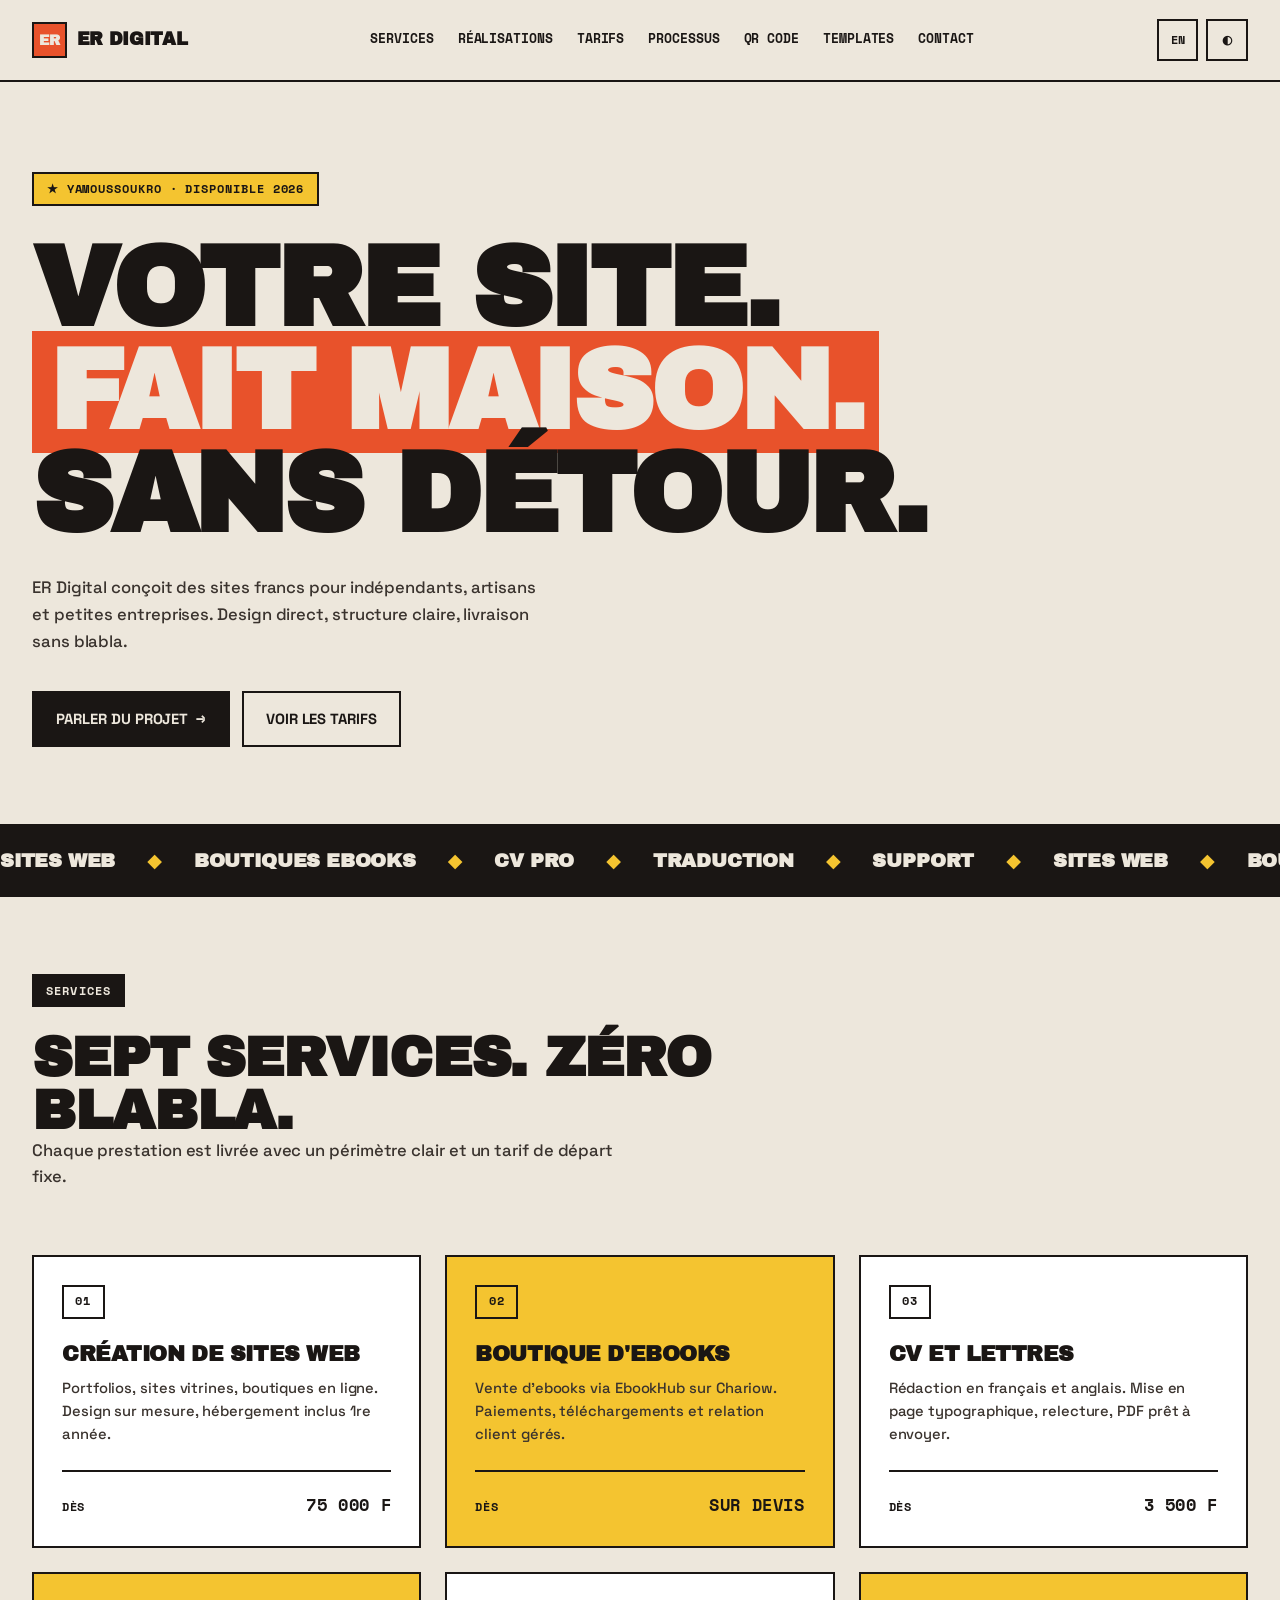
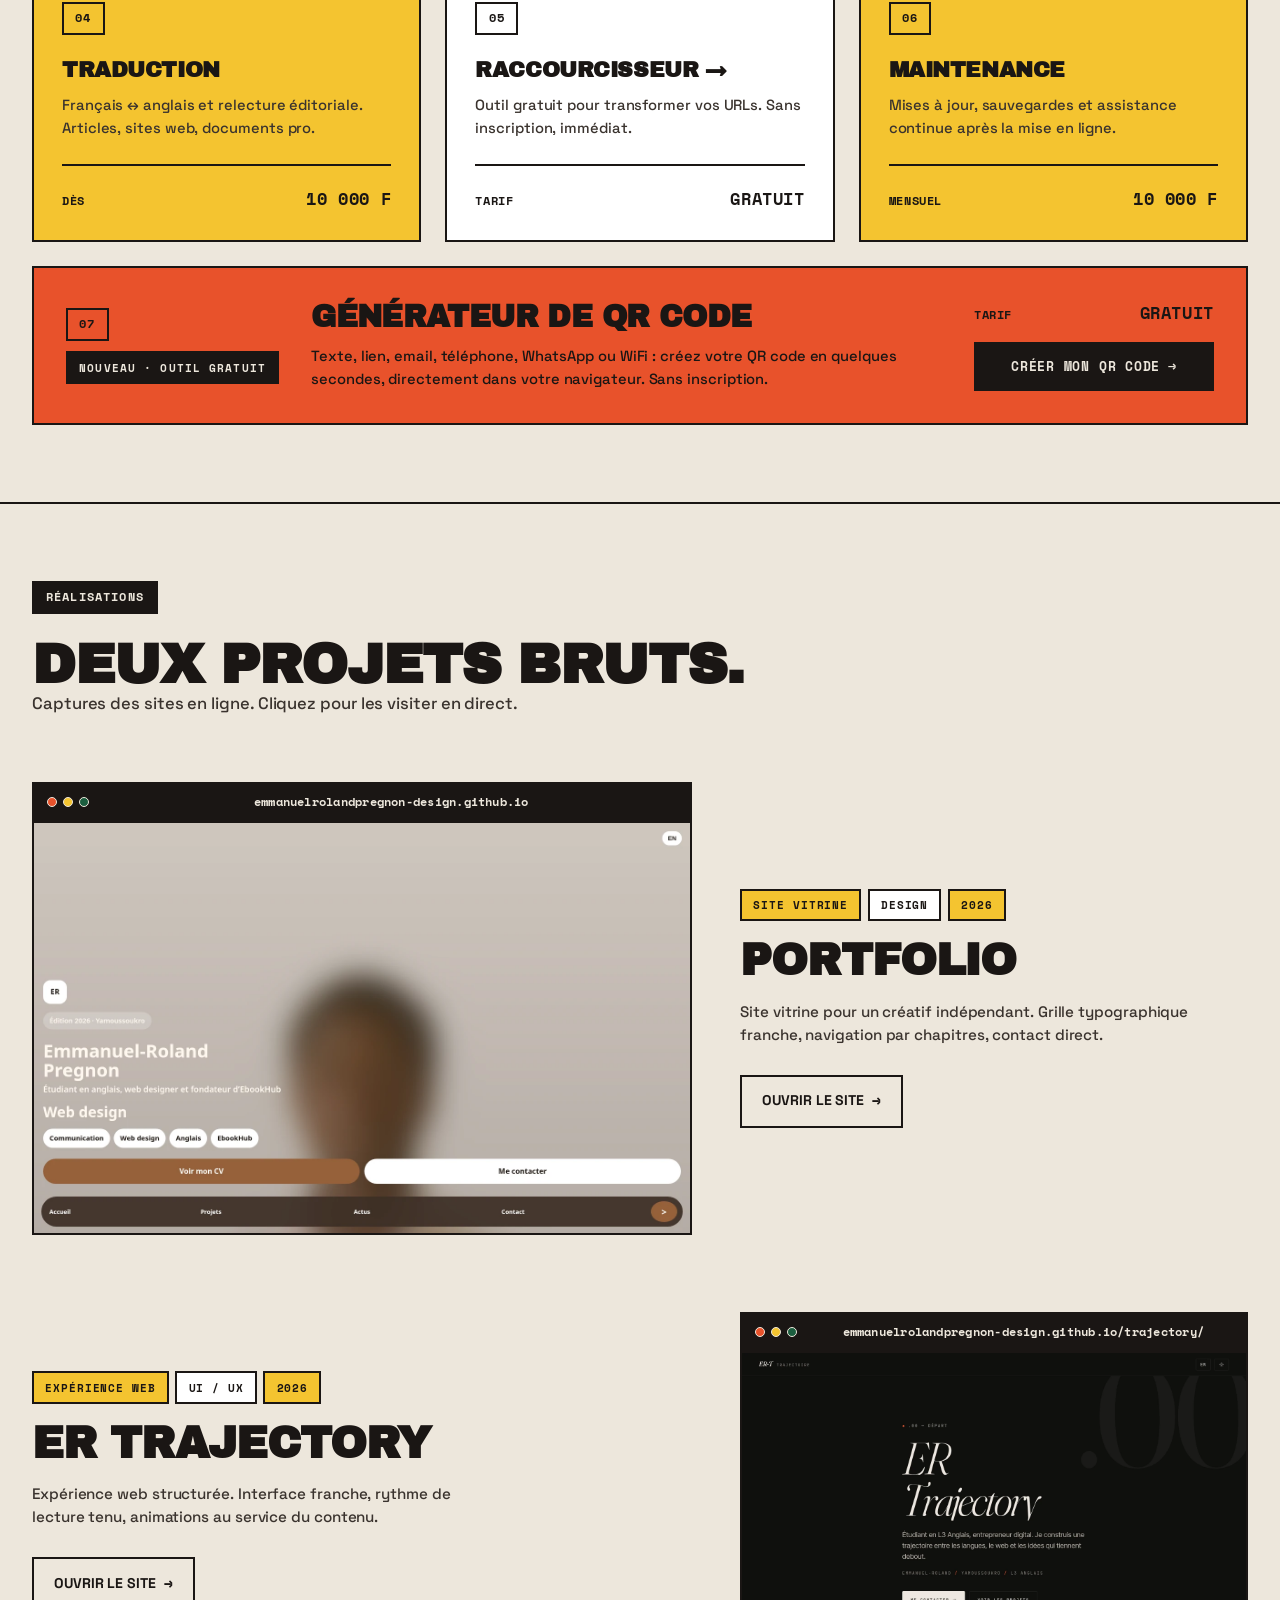
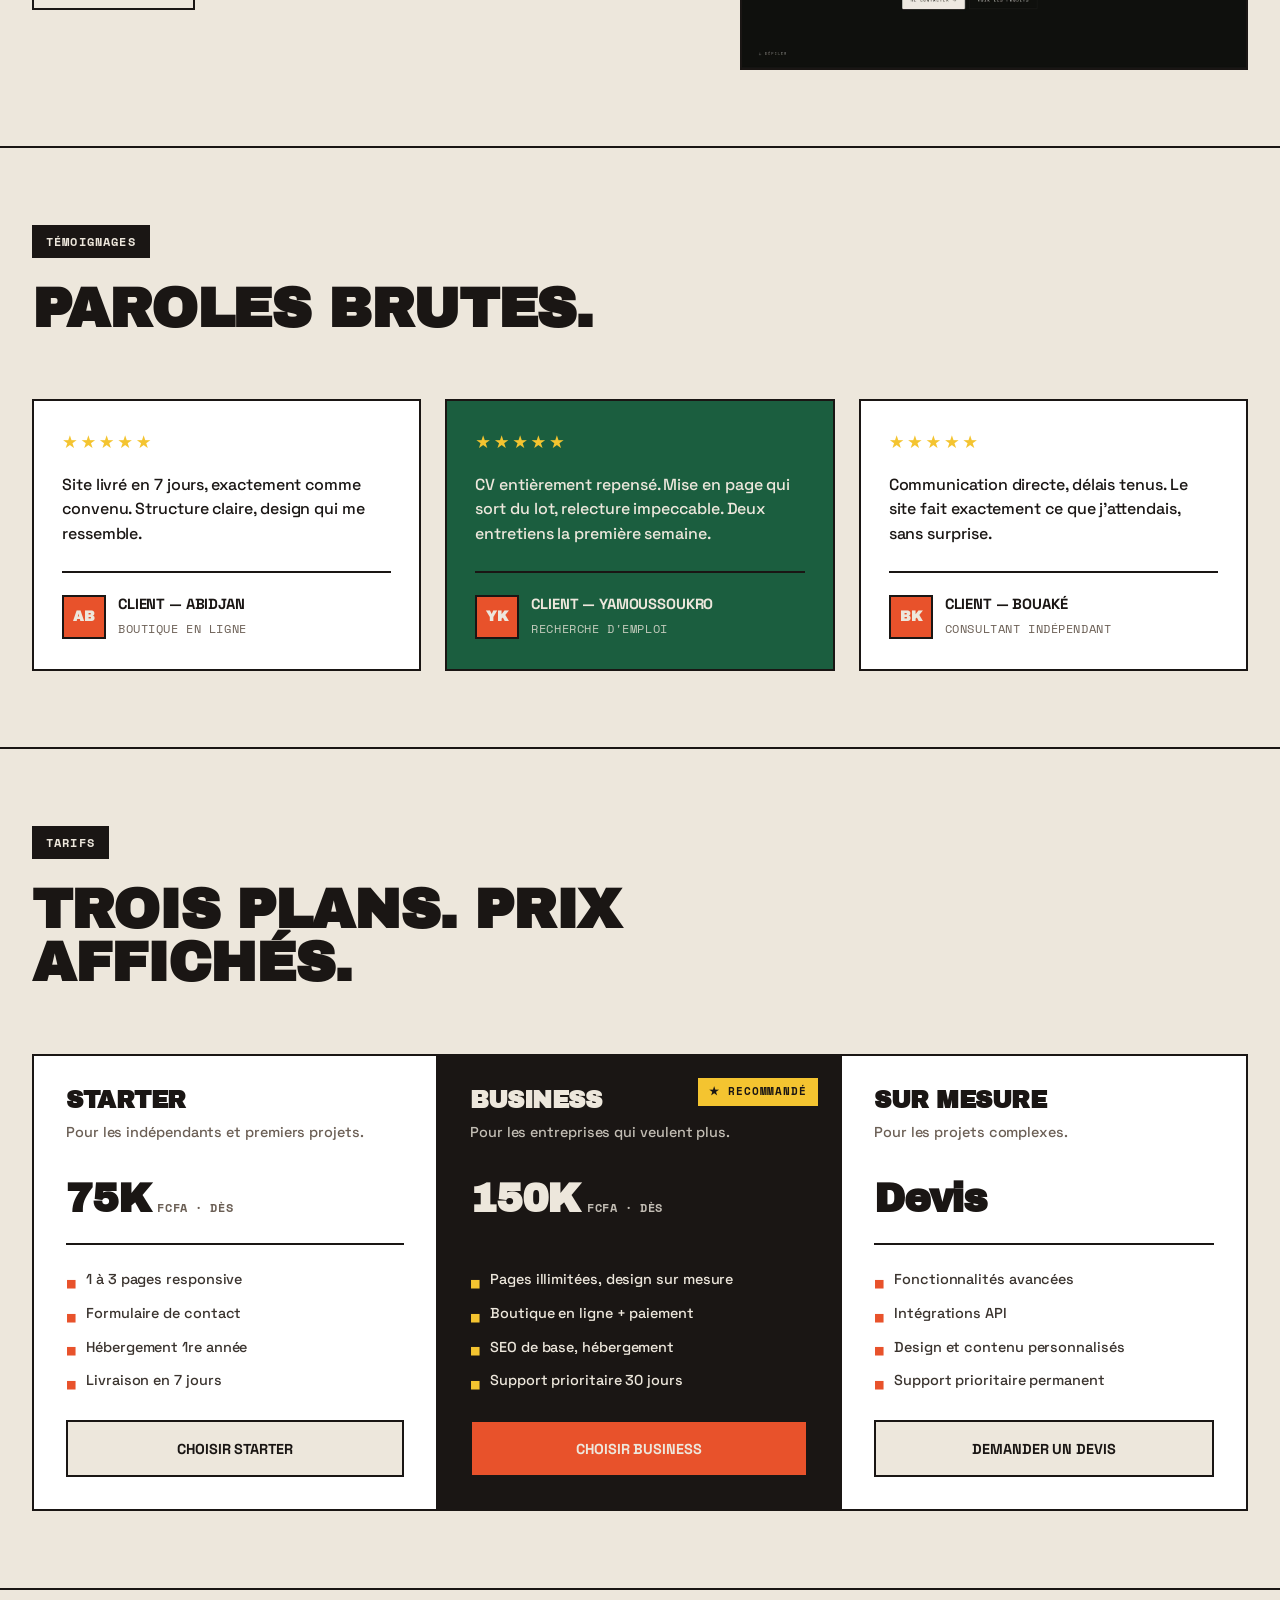
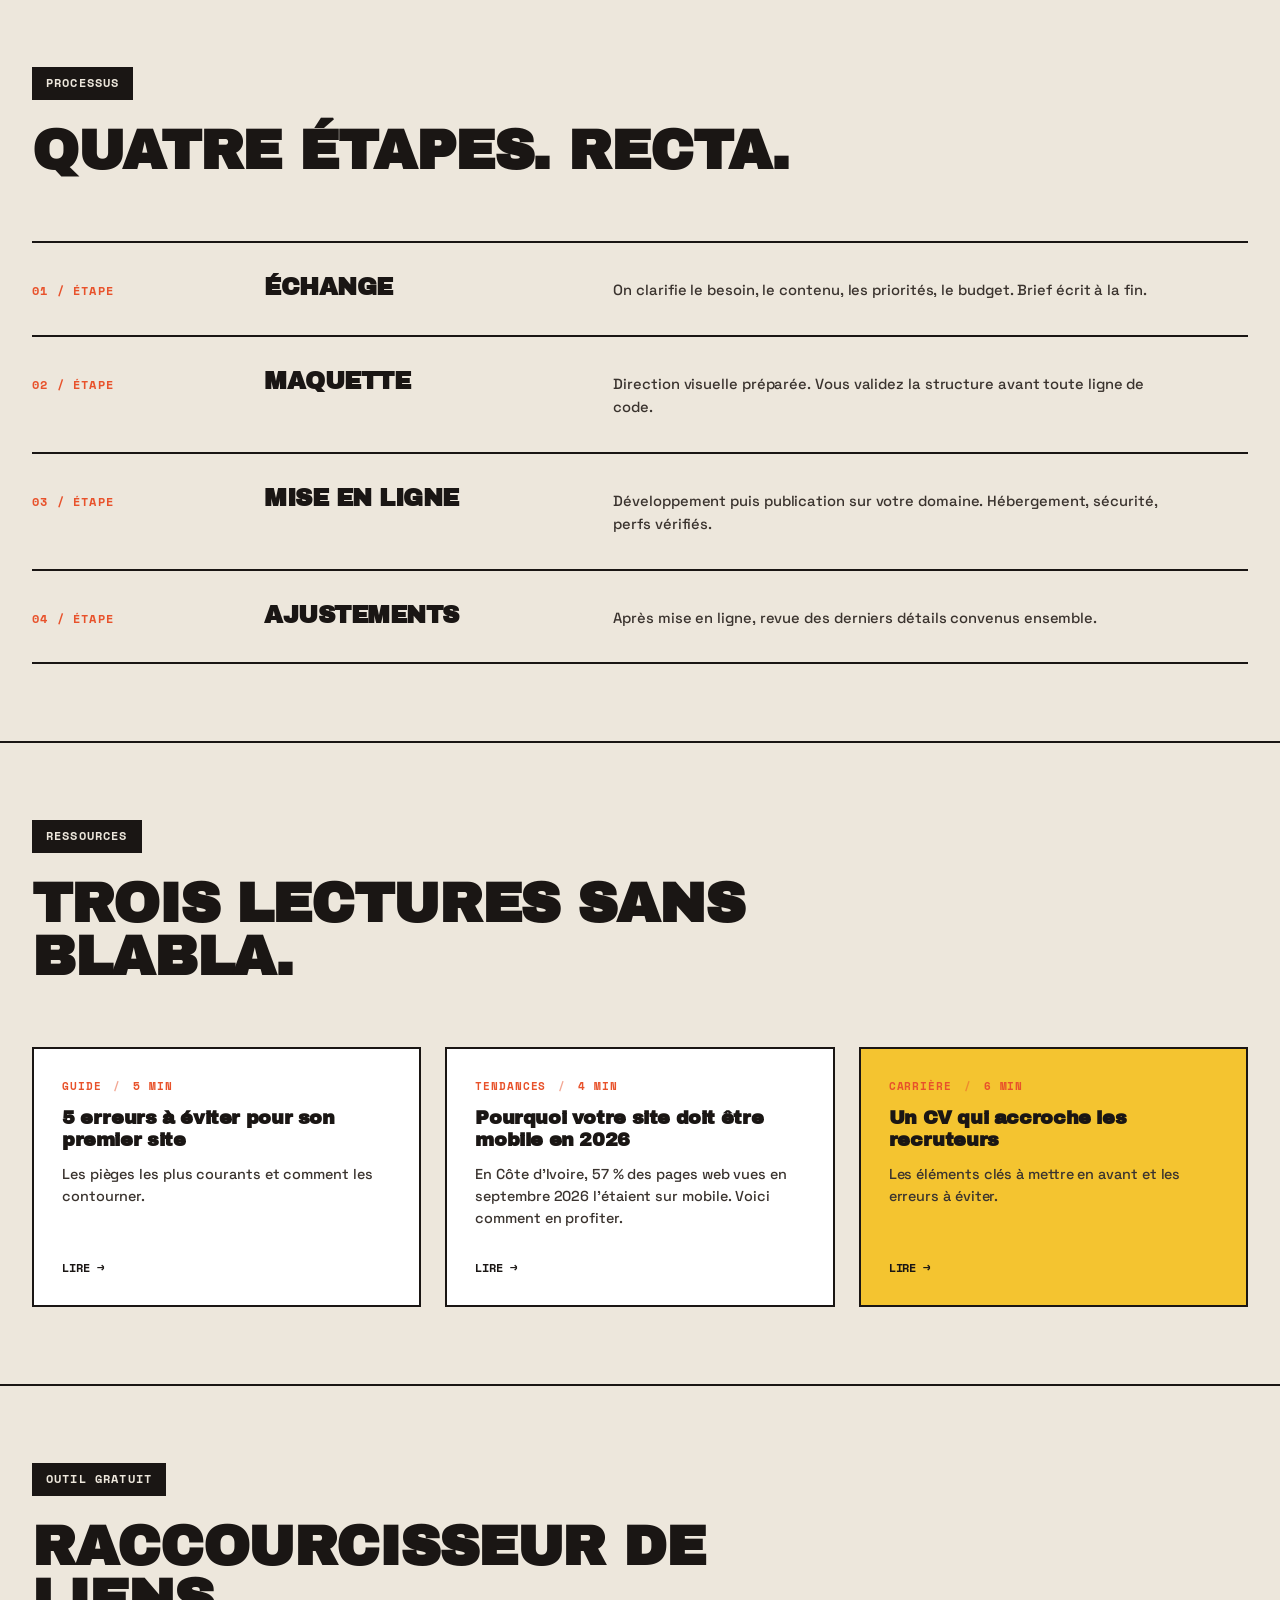
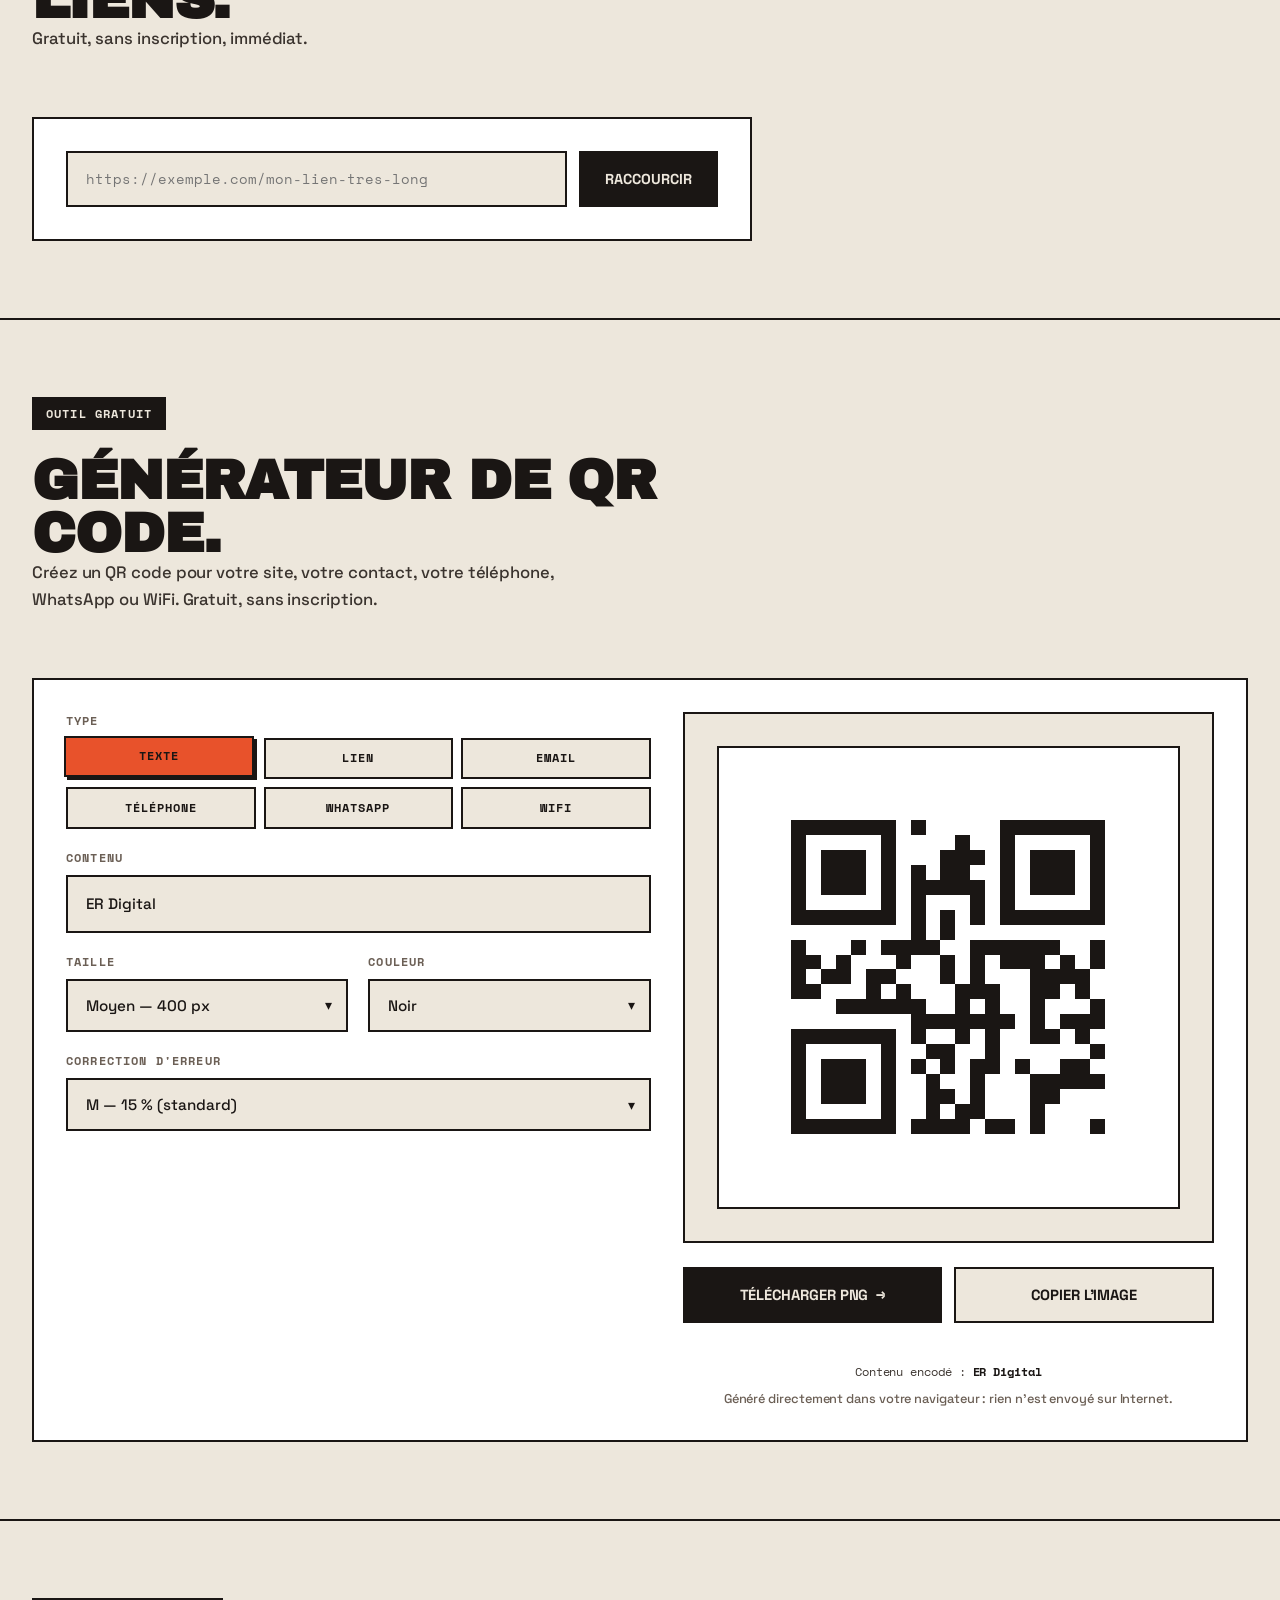
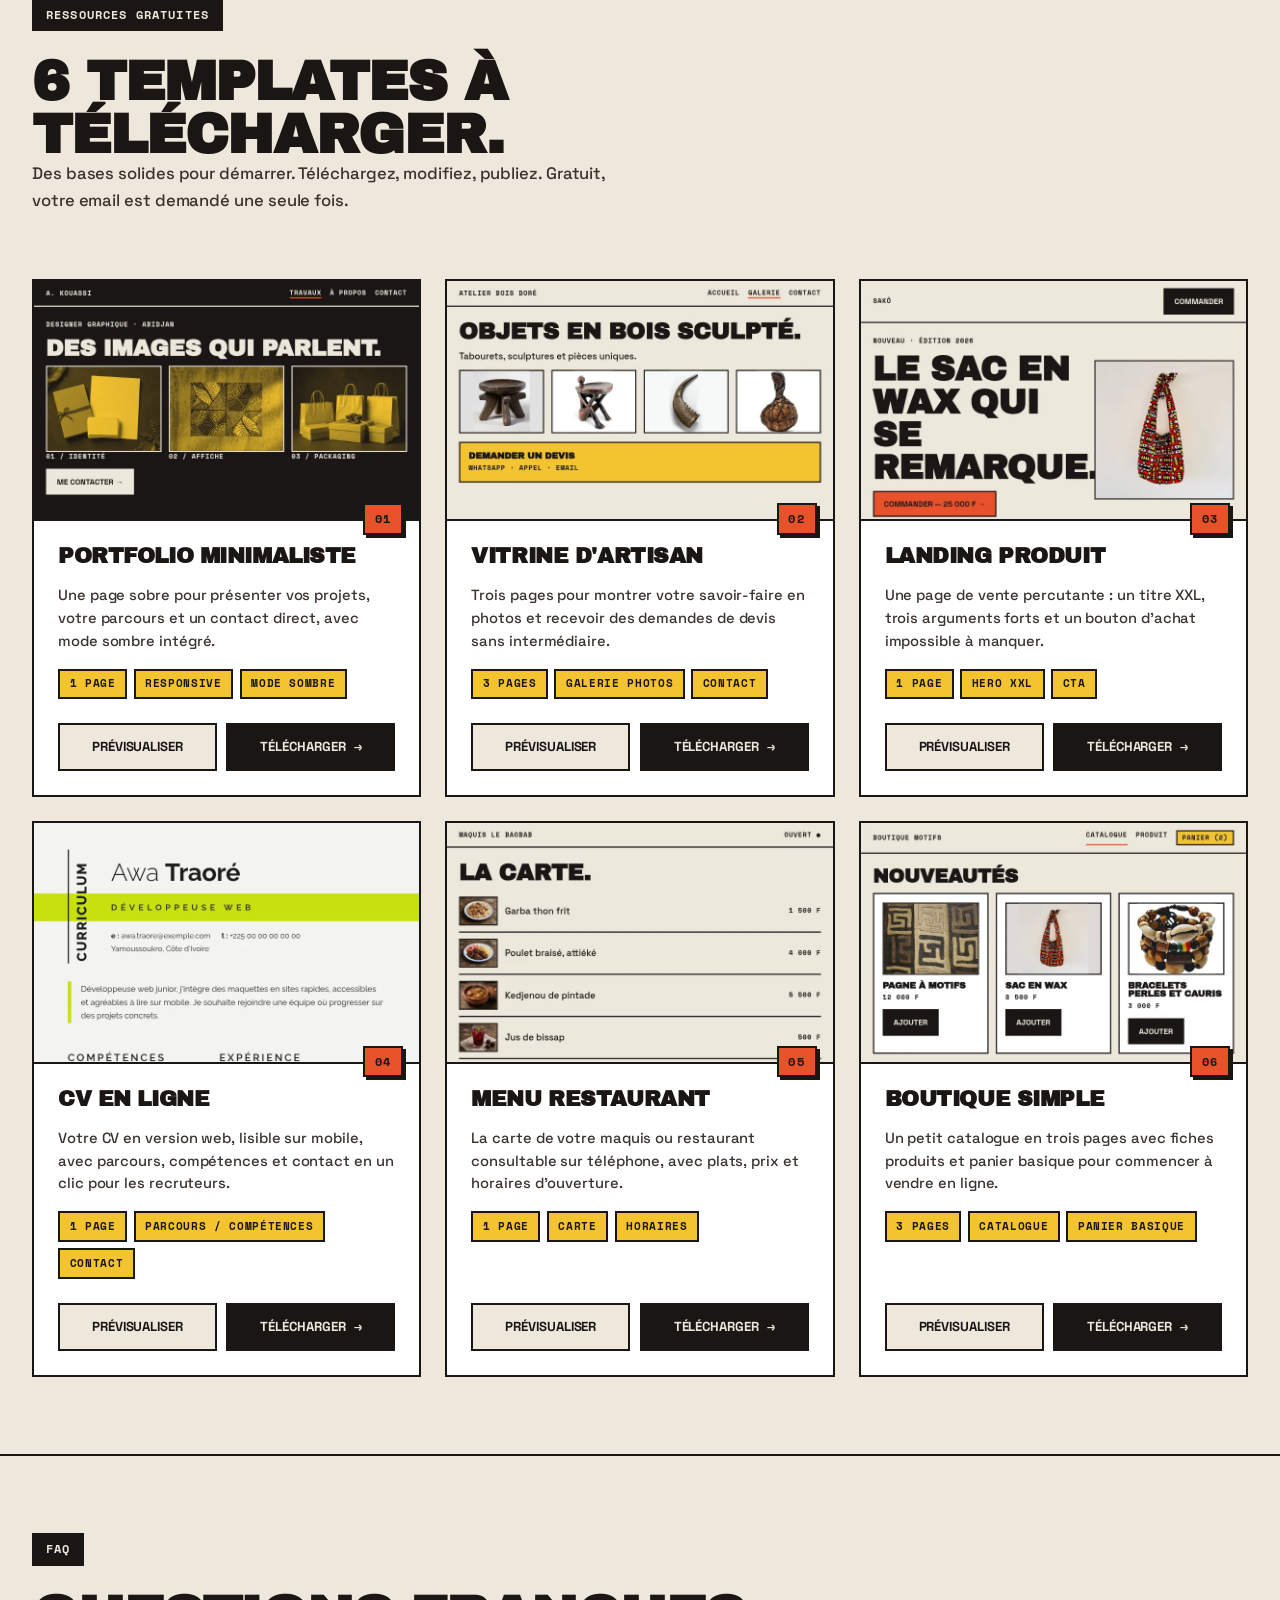
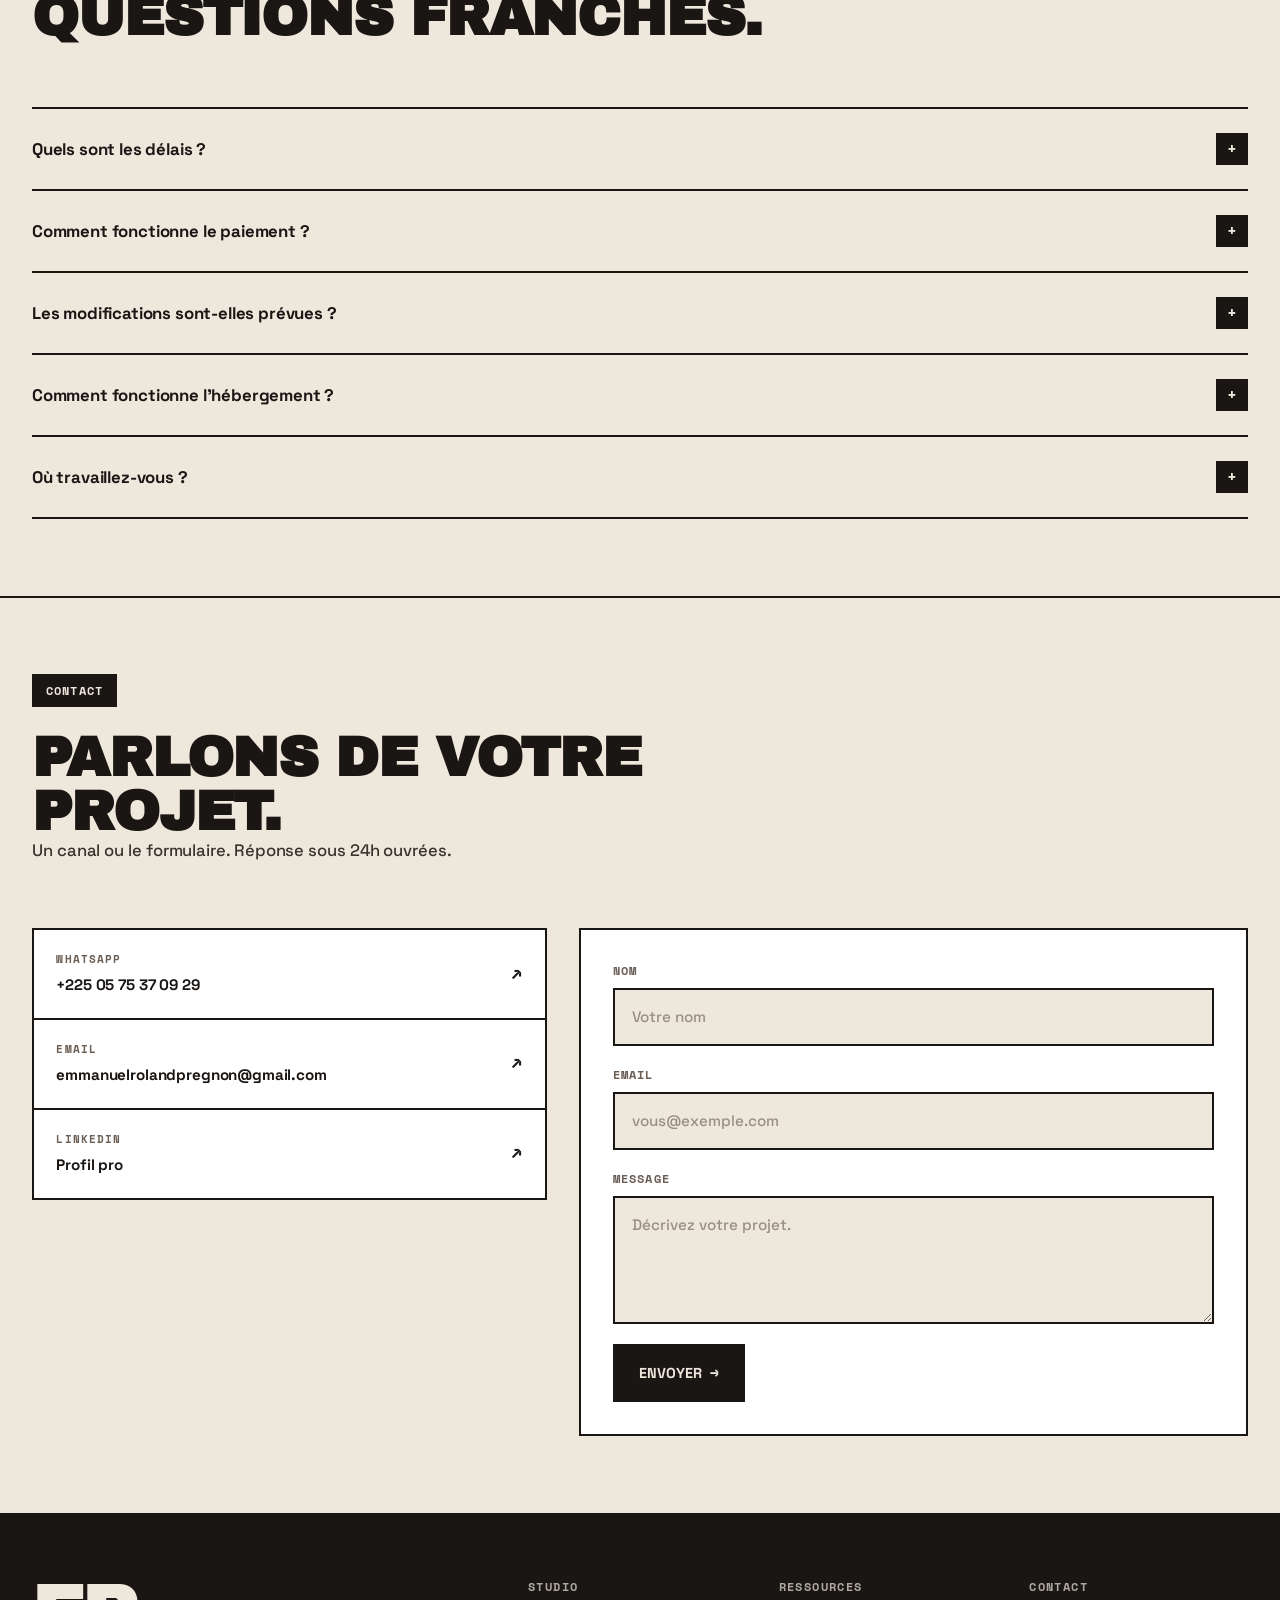
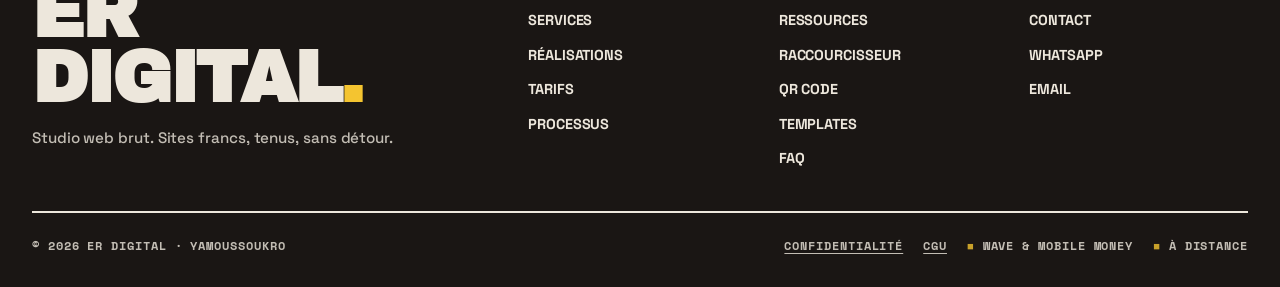
<file: index.html>
<!doctype html><html lang="fr" data-theme="light"><head><meta charset="utf-8"><meta name="viewport" content="width=device-width, initial-scale=1, viewport-fit=cover"><title>ER Digital — Studio web brut.</title><meta name="description" content="ER Digital conçoit des sites francs pour indépendants, artisans et entreprises. Basé à Yamoussoukro, disponible à distance."><link rel="canonical" href="https://emmanuelrolandpregnon-design.github.io/er-digital-/"><meta property="og:type" content="website"><meta property="og:url" content="https://emmanuelrolandpregnon-design.github.io/er-digital-/"><meta property="og:title" content="ER Digital — Studio web brut."><meta property="og:description" content="Sites francs pour indépendants, artisans et entreprises."><meta property="og:site_name" content="ER Digital"><meta property="og:locale" content="fr_CI"><meta name="twitter:card" content="summary_large_image"><meta property="og:image" content="https://emmanuelrolandpregnon-design.github.io/er-digital-/og-image.png"><meta property="og:image:width" content="1200"><meta property="og:image:height" content="630"><meta name="twitter:image" content="https://emmanuelrolandpregnon-design.github.io/er-digital-/og-image.png"><link rel="icon" type="image/svg+xml" href="favicon.svg"><link rel="apple-touch-icon" href="apple-touch-icon.png"><meta name="theme-color" content="#EDE7DC"><meta name="robots" content="index, follow"><link rel="preconnect" href="https://fonts.googleapis.com"><link rel="preconnect" href="https://fonts.gstatic.com" crossorigin><link href="https://fonts.googleapis.com/css2?family=Archivo+Black&family=Space+Grotesk:wght@400;500;600;700&family=Space+Mono:wght@400;700&display=swap" rel="stylesheet"><link rel="stylesheet" href="site-a.css?v=f1942d5e"><link rel="stylesheet" href="site-b.css?v=dd4d34f2"><script data-goatcounter="https://erdigital.goatcounter.com/count" async src="//gc.zgo.at/count.js"></script></head><body><a class="skip-link" href="#main" data-i18n="skip">Aller au contenu</a><header class="site-header"><div class="container header-inner"><a class="brand" href="#top" aria-label="ER Digital — Accueil" data-i18n-aria="brandHome"><span class="brand-mark" aria-hidden="true">ER</span><span>ER Digital</span></a><nav class="desktop-nav" aria-label="Navigation principale" data-i18n-aria="mainNav"><a href="#services" data-i18n="navServices">Services</a><a href="#realisations" data-i18n="navWork">Réalisations</a><a href="#tarifs" data-i18n="navPricing">Tarifs</a><a href="#processus" data-i18n="navProcess">Processus</a><a href="#qr-code" data-i18n="navQr">QR Code</a><a href="#templates" data-i18n="navTemplates">Templates</a><a href="#contact" data-i18n="navContact">Contact</a></nav><div class="header-actions"><button class="control" id="languageToggle" type="button" aria-label="Switch to English" title="Switch to English">EN</button><button class="control" id="themeToggle" type="button" aria-label="Activer le thème sombre" title="Activer le thème sombre">◐</button><button class="menu-toggle" id="menuToggle" type="button" aria-expanded="false" aria-controls="mobileNav" aria-label="Ouvrir le menu" data-i18n-aria="openMenu" data-i18n-title="openMenu"><span class="menu-lines" aria-hidden="true"></span></button></div></div><nav class="container mobile-nav" id="mobileNav" aria-label="Navigation principale" data-i18n-aria="mainNav"><a href="#services" data-i18n="navServices">Services</a><a href="#realisations" data-i18n="navWork">Réalisations</a><a href="#tarifs" data-i18n="navPricing">Tarifs</a><a href="#processus" data-i18n="navProcess">Processus</a><a href="#qr-code" data-i18n="navQr">QR Code</a><a href="#templates" data-i18n="navTemplates">Templates</a><a href="#contact" data-i18n="navContact">Contact</a></nav></header><main id="main"></main><footer class="site-footer"><div class="container"><div class="footer-top"><div><p class="footer-brand">ER Digital<em>.</em></p><p class="footer-tagline" data-i18n="footerTagline">Studio web brut. Sites francs, tenus, sans détour.</p></div><nav class="footer-nav" aria-label="Liens utiles" data-i18n-aria="footerNav"><div class="footer-col"><h4 data-i18n="footerNavCol1">Studio</h4><ul><li><a href="#services" data-i18n="navServices">Services</a></li><li><a href="#realisations" data-i18n="navWork">Réalisations</a></li><li><a href="#tarifs" data-i18n="navPricing">Tarifs</a></li><li><a href="#processus" data-i18n="navProcess">Processus</a></li></ul></div><div class="footer-col"><h4 data-i18n="footerNavCol2">Ressources</h4><ul><li><a href="#ressources" data-i18n="navBlog">Articles</a></li><li><a href="#raccourcisseur" data-i18n="navShortener">Raccourcisseur</a></li><li><a href="#qr-code" data-i18n="navQr">QR Code</a></li><li><a href="#templates" data-i18n="navTemplates">Templates</a></li><li><a href="#faq">FAQ</a></li></ul></div><div class="footer-col"><h4 data-i18n="footerNavCol3">Contact</h4><ul><li><a href="#contact" data-i18n="navContact">Formulaire</a></li><li><a href="https://wa.me/2250575370929" target="_blank" rel="noopener noreferrer">WhatsApp</a></li><li><a href="mailto:emmanuelrolandpregnon@gmail.com">Email</a></li></ul></div></nav></div><div class="footer-bottom"><span>© <span id="year"></span> ER Digital · Yamoussoukro</span><div class="footer-trust"><a href="confidentialite.html" data-i18n="footerPrivacy">Confidentialité</a><a href="cgu.html" data-i18n="footerTerms">CGU</a><span data-i18n="trustWave">Wave & Mobile Money</span><span data-i18n="trustRemote">À distance</span></div></div></div></footer><script src="main-body-a.js?v=8a467b1b"></script><script src="main-body-b.js?v=170073fa"></script><script src="i18n-fr.js?v=97443f72"></script><script src="i18n-en.js?v=926b87ea"></script><script src="qrcodegen.js?v=e5d7ef68" defer></script><script src="site.js?v=e7a2232d" defer></script></body></html>
</file>
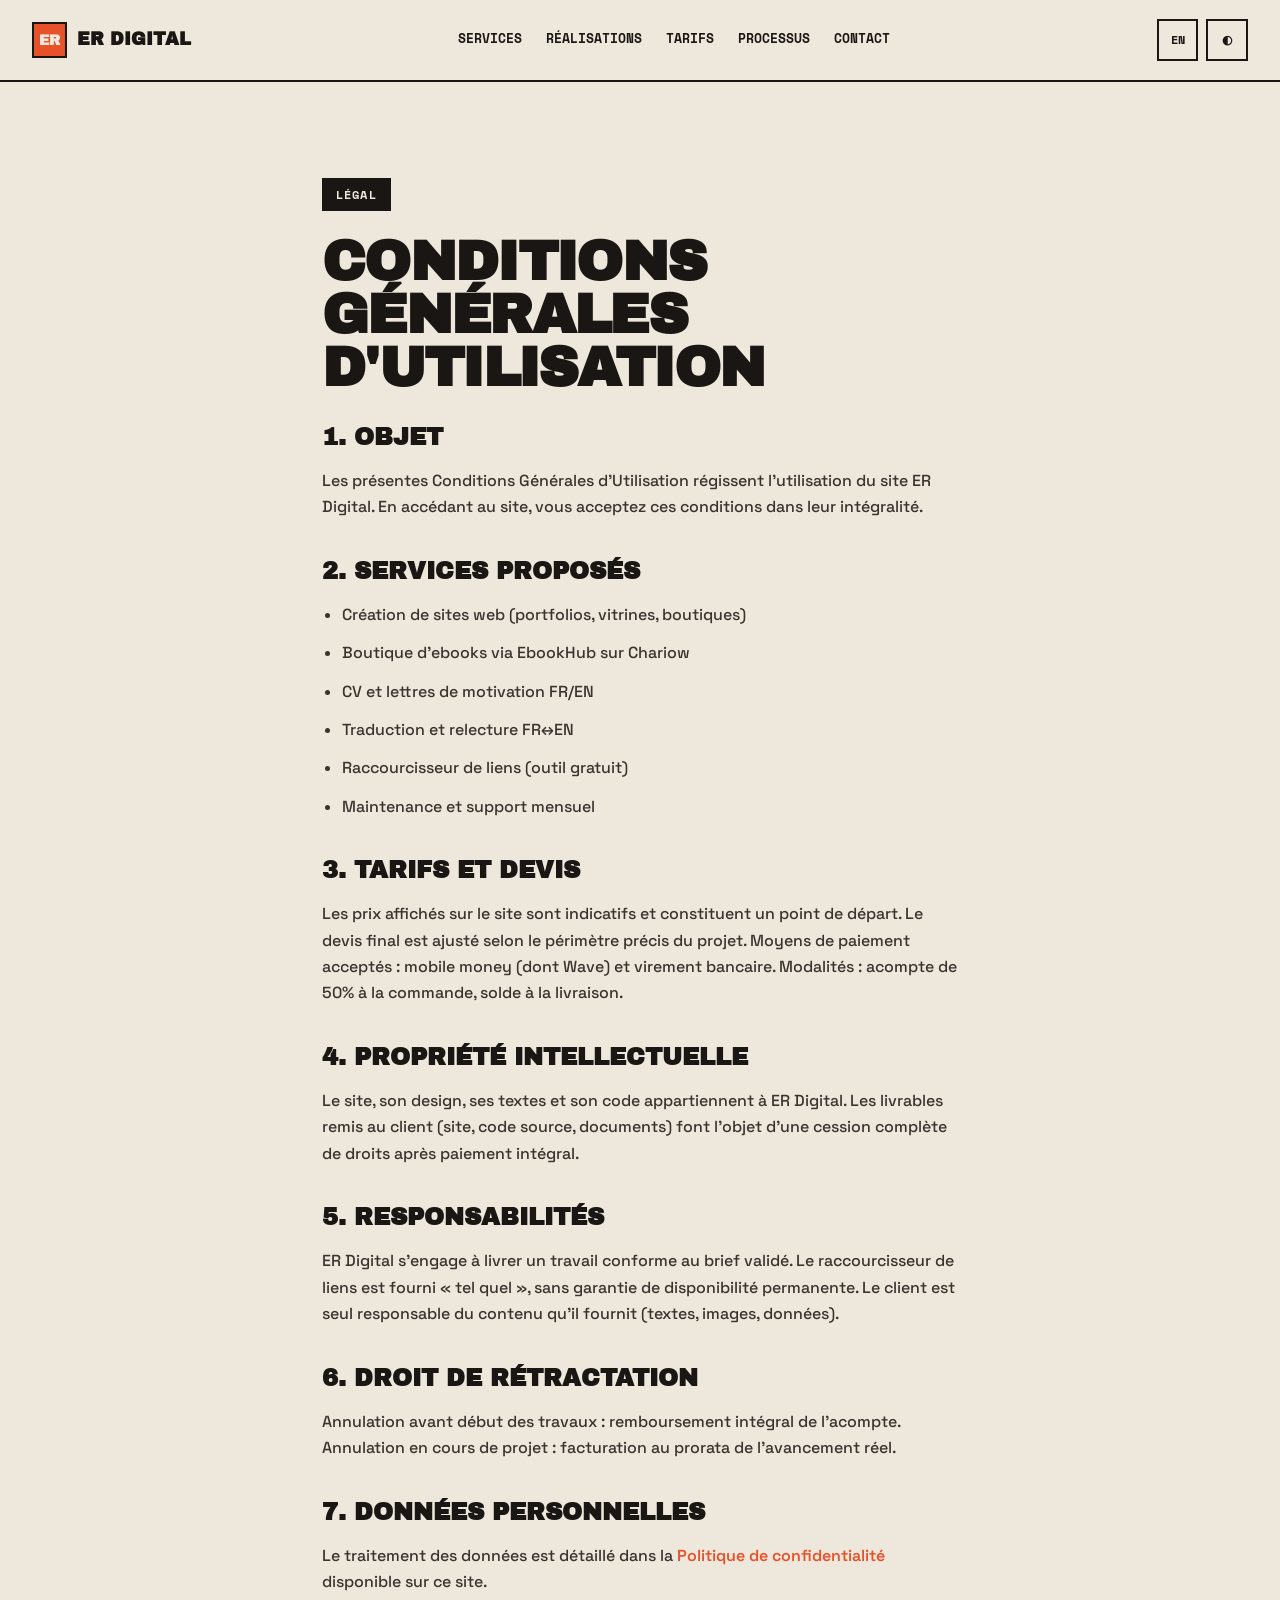
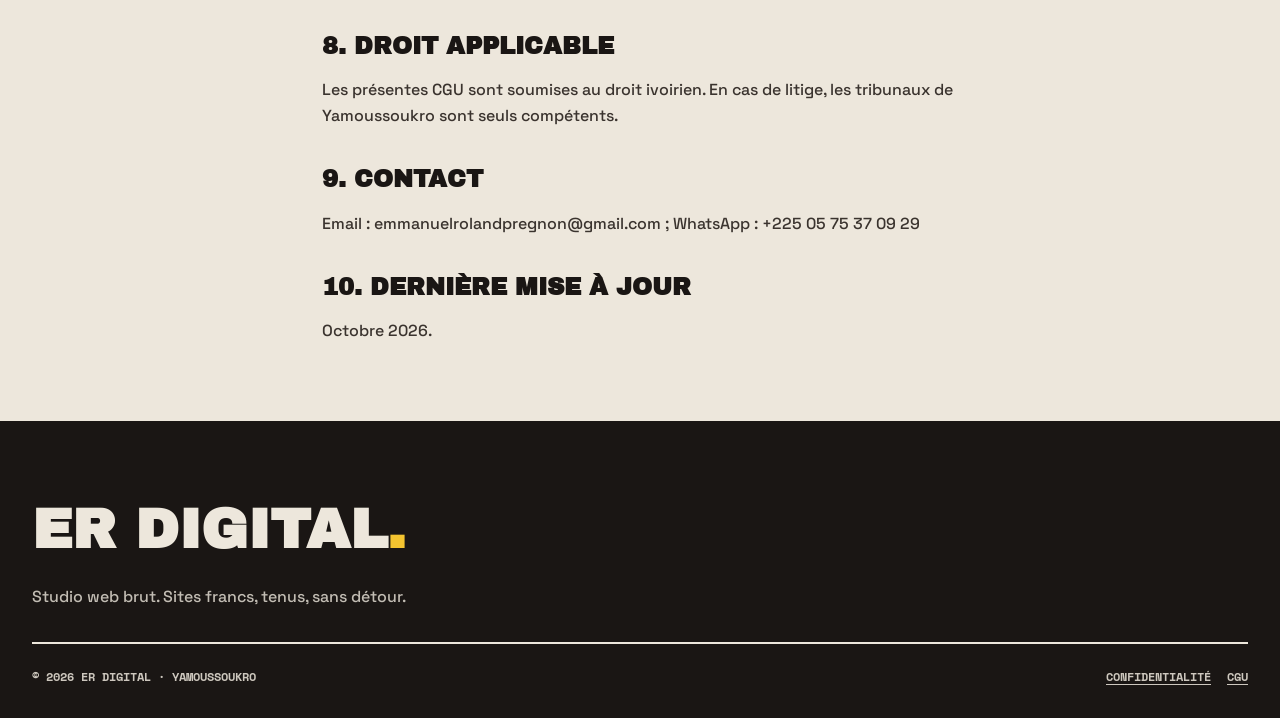
<file: cgu.html>
<!doctype html>
<html lang="fr" data-theme="light">
<head>
<meta charset="utf-8">
<meta name="viewport" content="width=device-width, initial-scale=1, viewport-fit=cover">
<title>Conditions générales d'utilisation — ER Digital</title>
<meta name="description" content="Conditions générales d'utilisation du site ER Digital.">
<link rel="canonical" href="https://emmanuelrolandpregnon-design.github.io/er-digital-/cgu.html">
<meta property="og:type" content="website">
<meta property="og:url" content="https://emmanuelrolandpregnon-design.github.io/er-digital-/cgu.html">
<meta property="og:title" content="Conditions générales d'utilisation — ER Digital">
<meta property="og:description" content="Conditions générales d'utilisation du site ER Digital.">
<meta property="og:image" content="https://emmanuelrolandpregnon-design.github.io/er-digital-/og-image.png">
<meta name="twitter:card" content="summary_large_image">
<meta name="twitter:image" content="https://emmanuelrolandpregnon-design.github.io/er-digital-/og-image.png">
<meta name="theme-color" content="#EDE7DC">
<link rel="icon" type="image/svg+xml" href="favicon.svg">
<link rel="apple-touch-icon" href="apple-touch-icon.png">
<link href="https://fonts.googleapis.com/css2?family=Archivo+Black&family=Space+Grotesk:wght@400;500;600;700&family=Space+Mono:wght@400;700&display=swap" rel="stylesheet">
<style>:root{--bg:#EDE7DC;--text:#1A1614;--text-soft:#3A332E;--muted:#6B5F55;--a1:#E8522B;--a2:#F4C430;--border:#1A1614;--fd:'Archivo Black',sans-serif;--fb:'Space Grotesk',sans-serif;--fm:'Space Mono',monospace;--gutter:clamp(1rem,3vw,2rem);--container:1280px}
[data-theme=dark]{--bg:#1A1614;--text:#EDE7DC;--text-soft:#C9C0B3;--muted:#9A8E82;--border:#EDE7DC}
*{box-sizing:border-box}html{scroll-behavior:smooth}body{margin:0;background:var(--bg);color:var(--text);font-family:var(--fb);font-size:1rem;line-height:1.55;font-weight:500}
a{color:inherit;text-decoration:none}button{cursor:pointer;font:inherit}
a:focus-visible,button:focus-visible{outline:3px solid var(--a1);outline-offset:2px}
.container{width:100%;max-width:var(--container);margin-inline:auto;padding-inline:var(--gutter)}
.site-header{position:sticky;top:0;z-index:50;background:var(--bg);border-bottom:2px solid var(--border)}
.header-inner{display:flex;align-items:center;justify-content:space-between;min-height:4.5rem;gap:1rem}
.brand{display:inline-flex;align-items:center;gap:.6rem;font-family:var(--fd);font-weight:900;font-size:1.1rem;text-transform:uppercase}
.brand-mark{width:2.2rem;height:2.2rem;display:grid;place-items:center;background:var(--a1);color:var(--bg);font-family:var(--fd);font-size:.9rem;border:2px solid var(--border)}
[data-theme=dark] .brand-mark{color:var(--text)}
.desktop-nav{display:none;gap:1.5rem;font-family:var(--fm);font-size:.8rem;font-weight:700;text-transform:uppercase}
.desktop-nav a{padding:.25rem 0;border-bottom:2px solid transparent}.desktop-nav a:hover{border-bottom-color:var(--a1)}
.header-actions{display:flex;gap:.5rem}
.control{min-width:2.6rem;min-height:2.6rem;display:grid;place-items:center;background:var(--bg);color:var(--text);font-family:var(--fm);font-size:.72rem;font-weight:700;border:2px solid var(--border);text-transform:uppercase}
.control:hover{background:var(--a1);color:var(--bg)}[data-theme=dark] .control:hover{color:var(--text)}
.menu-toggle{width:2.6rem;height:2.6rem;background:var(--bg);color:var(--text);border:2px solid var(--border);display:grid;place-items:center;padding:0}
.menu-lines{width:1.1rem;height:2px;background:currentColor;position:relative;display:block}
.menu-lines:before,.menu-lines:after{content:"";position:absolute;left:0;width:1.1rem;height:2px;background:currentColor}
.menu-lines:before{top:-.35rem}.menu-lines:after{bottom:-.35rem}
.mobile-nav{display:grid;max-height:0;overflow:hidden;opacity:0}.mobile-nav.is-open{max-height:30rem;opacity:1;padding-bottom:1rem}
.mobile-nav a{padding:1rem .25rem;font-family:var(--fm);font-size:.85rem;font-weight:700;text-transform:uppercase;border-top:2px solid var(--border)}
.legal-main{padding:6rem 0 4rem}.legal-content{max-width:70ch}
.eyebrow{display:inline-flex;margin:0 0 1.5rem;padding:.35rem .75rem;background:var(--text);color:var(--bg);font-family:var(--fm);font-size:.72rem;font-weight:700;letter-spacing:.1em;text-transform:uppercase;border:2px solid var(--border)}
h1{font-family:var(--fd);font-size:clamp(2rem,6vw,3.5rem);font-weight:900;text-transform:uppercase;letter-spacing:-.03em;line-height:.95;margin:0 0 1rem}
.legal-content h2{font-family:var(--fd);font-size:1.5rem;text-transform:uppercase;margin:2rem 0 .75rem}
.legal-content h2:first-of-type{margin-top:1.5rem}
.legal-content p,.legal-content li{color:var(--text-soft);margin:0 0 .75rem;line-height:1.65}
.legal-content ul{padding-left:1.25rem;margin:0 0 .75rem}
.legal-content a{color:var(--a1);font-weight:600}.legal-content a:hover{color:var(--a2)}
.site-footer{padding:clamp(2.5rem,5vw,4rem) 0 2rem;background:var(--text);color:var(--bg);border-top:2px solid var(--border)}
[data-theme=dark] .site-footer{background:#100D0C;color:#EDE7DC;border-top:2px solid #EDE7DC}
.footer-top{display:grid;gap:2rem;padding-bottom:2rem;border-bottom:2px solid currentColor}
.footer-brand{font-family:var(--fd);font-size:clamp(2rem,6vw,3.5rem);font-weight:900;text-transform:uppercase;margin:0 0 .75rem}
.footer-brand em{font-style:normal;color:var(--a2)}
.footer-tagline{opacity:.8;max-width:40ch;margin:0}
.footer-bottom{display:flex;flex-wrap:wrap;gap:1rem;justify-content:space-between;padding-top:1.5rem;font-family:var(--fm);font-size:.72rem;font-weight:700;text-transform:uppercase;opacity:.85}
.footer-trust{display:flex;flex-wrap:wrap;gap:1rem;align-items:center}
.footer-trust a{text-decoration:underline;text-underline-offset:3px}
@media(min-width:1024px){.menu-toggle,.mobile-nav{display:none}.desktop-nav{display:flex}.header-inner{min-height:5rem}}</style>
</head>
<body>
<a class="skip-link" href="#main" data-i18n="skip" style="position:absolute;left:-9999px">Aller au contenu</a>
<header class="site-header"><div class="container header-inner">
<a class="brand" href="index.html"><span class="brand-mark" aria-hidden="true">ER</span><span>ER Digital</span></a>
<nav class="desktop-nav" aria-label="Navigation">
<a href="index.html#services" data-i18n="navServices">Services</a>
<a href="index.html#realisations" data-i18n="navWork">Réalisations</a>
<a href="index.html#tarifs" data-i18n="navPricing">Tarifs</a>
<a href="index.html#processus" data-i18n="navProcess">Processus</a>
<a href="index.html#contact" data-i18n="navContact">Contact</a>
</nav>
<div class="header-actions">
<button class="control" id="languageToggle" type="button">EN</button>
<button class="control" id="themeToggle" type="button">◐</button>
<button class="menu-toggle" id="menuToggle" type="button" aria-expanded="false" aria-controls="mobileNav"><span class="menu-lines"></span></button>
</div></div>
<nav class="container mobile-nav" id="mobileNav">
<a href="index.html#services" data-i18n="navServices">Services</a>
<a href="index.html#realisations" data-i18n="navWork">Réalisations</a>
<a href="index.html#tarifs" data-i18n="navPricing">Tarifs</a>
<a href="index.html#processus" data-i18n="navProcess">Processus</a>
<a href="index.html#contact" data-i18n="navContact">Contact</a>
</nav></header>
<main id="main" class="legal-main"><section class="section"><div class="container legal-content">
<div class="eyebrow" data-i18n="eyebrow">Légal</div>
<h1 data-i18n="h1">CONDITIONS GÉNÉRALES D'UTILISATION</h1>
<h2 data-i18n="t0">1. OBJET</h2>
<p data-i18n-html="p0">Les présentes Conditions Générales d'Utilisation régissent l'utilisation du site ER Digital. En accédant au site, vous acceptez ces conditions dans leur intégralité.</p>
<h2 data-i18n="t1">2. SERVICES PROPOSÉS</h2>
<ul><li data-i18n="li1_0">Création de sites web (portfolios, vitrines, boutiques)</li><li data-i18n="li1_1">Boutique d'ebooks via EbookHub sur Chariow</li><li data-i18n="li1_2">CV et lettres de motivation FR/EN</li><li data-i18n="li1_3">Traduction et relecture FR↔EN</li><li data-i18n="li1_4">Raccourcisseur de liens (outil gratuit)</li><li data-i18n="li1_5">Maintenance et support mensuel</li></ul>
<h2 data-i18n="t2">3. TARIFS ET DEVIS</h2>
<p data-i18n-html="p2">Les prix affichés sur le site sont indicatifs et constituent un point de départ. Le devis final est ajusté selon le périmètre précis du projet. Moyens de paiement acceptés : mobile money (dont Wave) et virement bancaire. Modalités : acompte de 50% à la commande, solde à la livraison.</p>
<h2 data-i18n="t3">4. PROPRIÉTÉ INTELLECTUELLE</h2>
<p data-i18n-html="p3">Le site, son design, ses textes et son code appartiennent à ER Digital. Les livrables remis au client (site, code source, documents) font l'objet d'une cession complète de droits après paiement intégral.</p>
<h2 data-i18n="t4">5. RESPONSABILITÉS</h2>
<p data-i18n-html="p4">ER Digital s'engage à livrer un travail conforme au brief validé. Le raccourcisseur de liens est fourni « tel quel », sans garantie de disponibilité permanente. Le client est seul responsable du contenu qu'il fournit (textes, images, données).</p>
<h2 data-i18n="t5">6. DROIT DE RÉTRACTATION</h2>
<p data-i18n-html="p5">Annulation avant début des travaux : remboursement intégral de l'acompte. Annulation en cours de projet : facturation au prorata de l'avancement réel.</p>
<h2 data-i18n="t6">7. DONNÉES PERSONNELLES</h2>
<p data-i18n-html="p6">Le traitement des données est détaillé dans la <a href=\"confidentialite.html\">Politique de confidentialité</a> disponible sur ce site.</p>
<h2 data-i18n="t7">8. DROIT APPLICABLE</h2>
<p data-i18n-html="p7">Les présentes CGU sont soumises au droit ivoirien. En cas de litige, les tribunaux de Yamoussoukro sont seuls compétents.</p>
<h2 data-i18n="t8">9. CONTACT</h2>
<p data-i18n-html="p8">Email : emmanuelrolandpregnon@gmail.com ; WhatsApp : +225 05 75 37 09 29</p>
<h2 data-i18n="t9">10. DERNIÈRE MISE À JOUR</h2>
<p data-i18n-html="p9">Octobre 2026.</p>
</div></section></main>
<footer class="site-footer"><div class="container">
<div class="footer-top"><div>
<p class="footer-brand">ER Digital<em>.</em></p>
<p class="footer-tagline" data-i18n="footerTagline">Studio web brut. Sites francs, tenus, sans détour.</p>
</div></div>
<div class="footer-bottom">
<span>© <span id="year"></span> ER Digital · Yamoussoukro</span>
<div class="footer-trust">
<a href="confidentialite.html" data-i18n="footerPrivacy">Confidentialité</a>
<a href="cgu.html" data-i18n="footerTerms">CGU</a>
</div></div></div></footer>
<script>
(function(){
const root=document.documentElement;
const languageToggle=document.getElementById("languageToggle");
const themeToggle=document.getElementById("themeToggle");
const menuToggle=document.getElementById("menuToggle");
const mobileNav=document.getElementById("mobileNav");
let currentLang="fr";
function safeGet(k){try{return localStorage.getItem(k)}catch(e){return null}}
function safeSet(k,v){try{localStorage.setItem(k,v)}catch(e){}}
const translations={fr:{"pageTitle": "Conditions générales d'utilisation — ER Digital", "metaDescription": "Conditions générales d'utilisation du site ER Digital.", "eyebrow": "Légal", "h1": "CONDITIONS GÉNÉRALES D'UTILISATION", "skip": "Aller au contenu", "footerPrivacy": "Confidentialité", "footerTerms": "CGU", "footerTagline": "Studio web brut. Sites francs, tenus, sans détour.", "openMenu": "Ouvrir le menu", "closeMenu": "Fermer le menu", "themeDark": "Activer le thème sombre", "themeLight": "Activer le thème clair", "navServices": "Services", "navWork": "Réalisations", "navPricing": "Tarifs", "navProcess": "Processus", "navContact": "Contact", "t0": "1. OBJET", "p0": "Les présentes Conditions Générales d'Utilisation régissent l'utilisation du site ER Digital. En accédant au site, vous acceptez ces conditions dans leur intégralité.", "t1": "2. SERVICES PROPOSÉS", "li1_0": "Création de sites web (portfolios, vitrines, boutiques)", "li1_1": "Boutique d'ebooks via EbookHub sur Chariow", "li1_2": "CV et lettres de motivation FR/EN", "li1_3": "Traduction et relecture FR↔EN", "li1_4": "Raccourcisseur de liens (outil gratuit)", "li1_5": "Maintenance et support mensuel", "t2": "3. TARIFS ET DEVIS", "p2": "Les prix affichés sur le site sont indicatifs et constituent un point de départ. Le devis final est ajusté selon le périmètre précis du projet. Moyens de paiement acceptés : mobile money (dont Wave) et virement bancaire. Modalités : acompte de 50% à la commande, solde à la livraison.", "t3": "4. PROPRIÉTÉ INTELLECTUELLE", "p3": "Le site, son design, ses textes et son code appartiennent à ER Digital. Les livrables remis au client (site, code source, documents) font l'objet d'une cession complète de droits après paiement intégral.", "t4": "5. RESPONSABILITÉS", "p4": "ER Digital s'engage à livrer un travail conforme au brief validé. Le raccourcisseur de liens est fourni « tel quel », sans garantie de disponibilité permanente. Le client est seul responsable du contenu qu'il fournit (textes, images, données).", "t5": "6. DROIT DE RÉTRACTATION", "p5": "Annulation avant début des travaux : remboursement intégral de l'acompte. Annulation en cours de projet : facturation au prorata de l'avancement réel.", "t6": "7. DONNÉES PERSONNELLES", "p6": "Le traitement des données est détaillé dans la <a href=\"confidentialite.html\">Politique de confidentialité</a> disponible sur ce site.", "t7": "8. DROIT APPLICABLE", "p7": "Les présentes CGU sont soumises au droit ivoirien. En cas de litige, les tribunaux de Yamoussoukro sont seuls compétents.", "t8": "9. CONTACT", "p8": "Email : emmanuelrolandpregnon@gmail.com ; WhatsApp : +225 05 75 37 09 29", "t9": "10. DERNIÈRE MISE À JOUR", "p9": "Octobre 2026."},en:{"pageTitle": "Terms of use — ER Digital", "metaDescription": "Terms of use of the ER Digital website.", "eyebrow": "Legal", "h1": "TERMS OF USE", "skip": "Skip to content", "footerPrivacy": "Privacy", "footerTerms": "Terms", "footerTagline": "Raw web studio. Frank sites, on time, straight talk.", "openMenu": "Open menu", "closeMenu": "Close menu", "themeDark": "Switch to dark theme", "themeLight": "Switch to light theme", "navServices": "Services", "navWork": "Work", "navPricing": "Pricing", "navProcess": "Process", "navContact": "Contact", "t0": "1. PURPOSE", "p0": "These Terms of Use govern the use of the ER Digital website. By accessing the site, you accept these terms in full.", "t1": "2. SERVICES OFFERED", "li1_0": "Website creation (portfolios, showcases, shops)", "li1_1": "Ebook store via EbookHub on Chariow", "li1_2": "CVs and cover letters FR/EN", "li1_3": "Translation and proofreading FR↔EN", "li1_4": "Link shortener (free tool)", "li1_5": "Monthly maintenance and support", "t2": "3. PRICING AND QUOTES", "p2": "Prices shown on the site are indicative starting points. The final quote is adjusted to the exact project scope. Accepted payment methods: mobile money (including Wave) and bank transfer. Terms: 50% deposit on order, balance on delivery.", "t3": "4. INTELLECTUAL PROPERTY", "p3": "The site, its design, texts, and code belong to ER Digital. Deliverables handed to the client (site, source code, documents) are fully assigned after full payment.", "t4": "5. LIABILITY", "p4": "ER Digital commits to delivering work that matches the approved brief. The link shortener is provided “as is”, with no guarantee of permanent availability. The client alone is responsible for the content they provide (texts, images, data).", "t5": "6. RIGHT OF WITHDRAWAL", "p5": "Cancellation before work starts: full refund of the deposit. Cancellation mid-project: billing prorated to actual progress.", "t6": "7. PERSONAL DATA", "p6": "Data processing is detailed in the <a href=\"confidentialite.html\">Privacy policy</a> available on this site.", "t7": "8. APPLICABLE LAW", "p7": "These Terms are governed by Ivorian law. In case of dispute, the courts of Yamoussoukro have exclusive jurisdiction.", "t8": "9. CONTACT", "p8": "Email: emmanuelrolandpregnon@gmail.com ; WhatsApp: +225 05 75 37 09 29", "t9": "10. LAST UPDATED", "p9": "October 2026."}};
function setTheme(theme){root.setAttribute("data-theme",theme);safeSet("er-digital-theme",theme);const m=document.querySelector('meta[name="theme-color"]');if(m)m.setAttribute("content",theme==="light"?"#EDE7DC":"#1A1614");}
function setLanguage(lang){
currentLang=lang;const t=translations[lang];root.setAttribute("lang",lang);document.title=t.pageTitle;
const d=document.querySelector('meta[name="description"]');if(d&&t.metaDescription)d.setAttribute("content",t.metaDescription);
document.querySelectorAll("[data-i18n]").forEach(el=>{const k=el.getAttribute("data-i18n");if(t[k])el.textContent=t[k];});
document.querySelectorAll("[data-i18n-html]").forEach(el=>{const k=el.getAttribute("data-i18n-html");if(t[k])el.innerHTML=t[k];});
languageToggle.textContent=lang==="fr"?"EN":"FR";safeSet("er-digital-language",lang);
}
const savedTheme=safeGet("er-digital-theme");setTheme(savedTheme==="dark"||savedTheme==="light"?savedTheme:"light");
const savedLang=safeGet("er-digital-language");setLanguage(savedLang==="en"?"en":"fr");
languageToggle.addEventListener("click",()=>setLanguage(currentLang==="fr"?"en":"fr"));
themeToggle.addEventListener("click",()=>setTheme(root.getAttribute("data-theme")==="dark"?"light":"dark"));
menuToggle.addEventListener("click",()=>{const open=mobileNav.classList.toggle("is-open");menuToggle.setAttribute("aria-expanded",open?"true":"false");});
mobileNav.querySelectorAll("a").forEach(a=>a.addEventListener("click",()=>mobileNav.classList.remove("is-open")));
document.getElementById("year").textContent=new Date().getFullYear();
})();
</script>
</body></html>
</file>
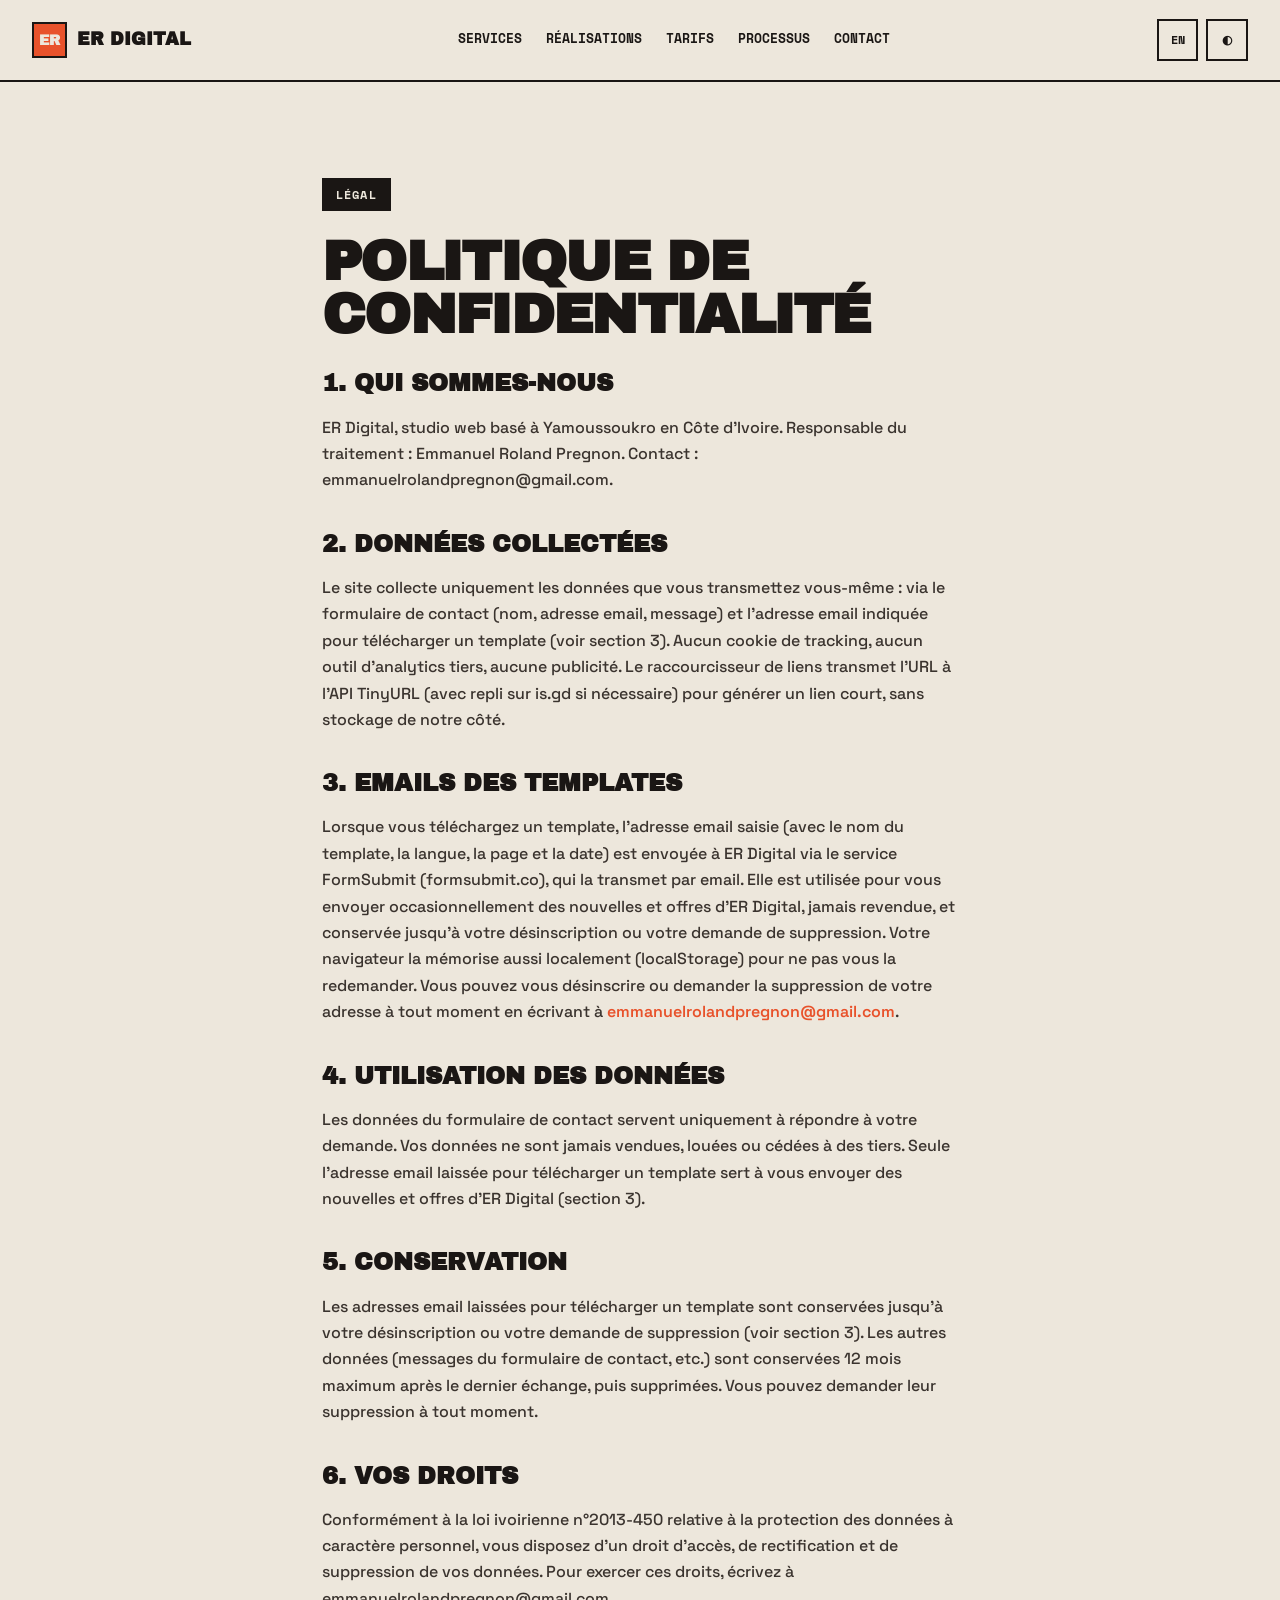
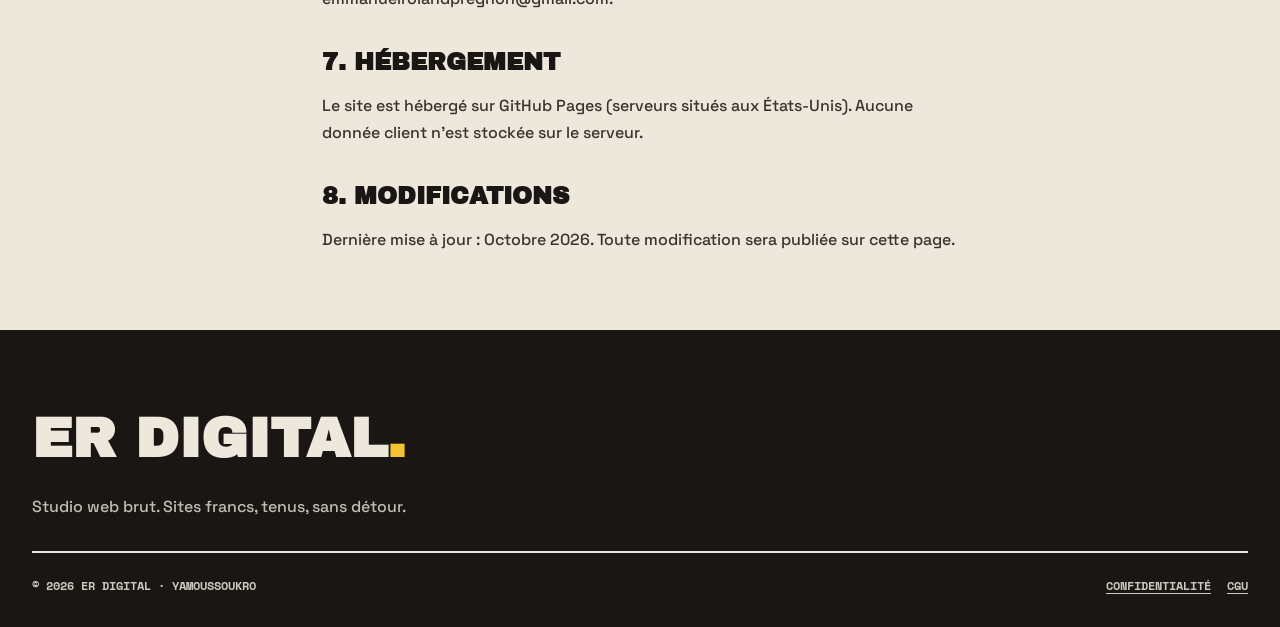
<file: confidentialite.html>
<!doctype html>
<html lang="fr" data-theme="light">
<head>
<meta charset="utf-8">
<meta name="viewport" content="width=device-width, initial-scale=1, viewport-fit=cover">
<title>Politique de confidentialité — ER Digital</title>
<meta name="description" content="Politique de confidentialité du site ER Digital.">
<link rel="canonical" href="https://emmanuelrolandpregnon-design.github.io/er-digital-/confidentialite.html">
<meta property="og:type" content="website">
<meta property="og:url" content="https://emmanuelrolandpregnon-design.github.io/er-digital-/confidentialite.html">
<meta property="og:title" content="Politique de confidentialité — ER Digital">
<meta property="og:description" content="Politique de confidentialité du site ER Digital.">
<meta property="og:image" content="https://emmanuelrolandpregnon-design.github.io/er-digital-/og-image.png">
<meta name="twitter:card" content="summary_large_image">
<meta name="twitter:image" content="https://emmanuelrolandpregnon-design.github.io/er-digital-/og-image.png">
<meta name="theme-color" content="#EDE7DC">
<link rel="icon" type="image/svg+xml" href="favicon.svg">
<link rel="apple-touch-icon" href="apple-touch-icon.png">
<link href="https://fonts.googleapis.com/css2?family=Archivo+Black&family=Space+Grotesk:wght@400;500;600;700&family=Space+Mono:wght@400;700&display=swap" rel="stylesheet">
<style>:root{--bg:#EDE7DC;--text:#1A1614;--text-soft:#3A332E;--muted:#6B5F55;--a1:#E8522B;--a2:#F4C430;--border:#1A1614;--fd:'Archivo Black',sans-serif;--fb:'Space Grotesk',sans-serif;--fm:'Space Mono',monospace;--gutter:clamp(1rem,3vw,2rem);--container:1280px}
[data-theme=dark]{--bg:#1A1614;--text:#EDE7DC;--text-soft:#C9C0B3;--muted:#9A8E82;--border:#EDE7DC}
*{box-sizing:border-box}html{scroll-behavior:smooth}body{margin:0;background:var(--bg);color:var(--text);font-family:var(--fb);font-size:1rem;line-height:1.55;font-weight:500}
a{color:inherit;text-decoration:none}button{cursor:pointer;font:inherit}
a:focus-visible,button:focus-visible{outline:3px solid var(--a1);outline-offset:2px}
.container{width:100%;max-width:var(--container);margin-inline:auto;padding-inline:var(--gutter)}
.site-header{position:sticky;top:0;z-index:50;background:var(--bg);border-bottom:2px solid var(--border)}
.header-inner{display:flex;align-items:center;justify-content:space-between;min-height:4.5rem;gap:1rem}
.brand{display:inline-flex;align-items:center;gap:.6rem;font-family:var(--fd);font-weight:900;font-size:1.1rem;text-transform:uppercase}
.brand-mark{width:2.2rem;height:2.2rem;display:grid;place-items:center;background:var(--a1);color:var(--bg);font-family:var(--fd);font-size:.9rem;border:2px solid var(--border)}
[data-theme=dark] .brand-mark{color:var(--text)}
.desktop-nav{display:none;gap:1.5rem;font-family:var(--fm);font-size:.8rem;font-weight:700;text-transform:uppercase}
.desktop-nav a{padding:.25rem 0;border-bottom:2px solid transparent}.desktop-nav a:hover{border-bottom-color:var(--a1)}
.header-actions{display:flex;gap:.5rem}
.control{min-width:2.6rem;min-height:2.6rem;display:grid;place-items:center;background:var(--bg);color:var(--text);font-family:var(--fm);font-size:.72rem;font-weight:700;border:2px solid var(--border);text-transform:uppercase}
.control:hover{background:var(--a1);color:var(--bg)}[data-theme=dark] .control:hover{color:var(--text)}
.menu-toggle{width:2.6rem;height:2.6rem;background:var(--bg);color:var(--text);border:2px solid var(--border);display:grid;place-items:center;padding:0}
.menu-lines{width:1.1rem;height:2px;background:currentColor;position:relative;display:block}
.menu-lines:before,.menu-lines:after{content:"";position:absolute;left:0;width:1.1rem;height:2px;background:currentColor}
.menu-lines:before{top:-.35rem}.menu-lines:after{bottom:-.35rem}
.mobile-nav{display:grid;max-height:0;overflow:hidden;opacity:0}.mobile-nav.is-open{max-height:30rem;opacity:1;padding-bottom:1rem}
.mobile-nav a{padding:1rem .25rem;font-family:var(--fm);font-size:.85rem;font-weight:700;text-transform:uppercase;border-top:2px solid var(--border)}
.legal-main{padding:6rem 0 4rem}.legal-content{max-width:70ch}
.eyebrow{display:inline-flex;margin:0 0 1.5rem;padding:.35rem .75rem;background:var(--text);color:var(--bg);font-family:var(--fm);font-size:.72rem;font-weight:700;letter-spacing:.1em;text-transform:uppercase;border:2px solid var(--border)}
h1{font-family:var(--fd);font-size:clamp(2rem,6vw,3.5rem);font-weight:900;text-transform:uppercase;letter-spacing:-.03em;line-height:.95;margin:0 0 1rem}
.legal-content h2{font-family:var(--fd);font-size:1.5rem;text-transform:uppercase;margin:2rem 0 .75rem}
.legal-content h2:first-of-type{margin-top:1.5rem}
.legal-content p,.legal-content li{color:var(--text-soft);margin:0 0 .75rem;line-height:1.65}
.legal-content ul{padding-left:1.25rem;margin:0 0 .75rem}
.legal-content a{color:var(--a1);font-weight:600}.legal-content a:hover{color:var(--a2)}
.site-footer{padding:clamp(2.5rem,5vw,4rem) 0 2rem;background:var(--text);color:var(--bg);border-top:2px solid var(--border)}
[data-theme=dark] .site-footer{background:#100D0C;color:#EDE7DC;border-top:2px solid #EDE7DC}
.footer-top{display:grid;gap:2rem;padding-bottom:2rem;border-bottom:2px solid currentColor}
.footer-brand{font-family:var(--fd);font-size:clamp(2rem,6vw,3.5rem);font-weight:900;text-transform:uppercase;margin:0 0 .75rem}
.footer-brand em{font-style:normal;color:var(--a2)}
.footer-tagline{opacity:.8;max-width:40ch;margin:0}
.footer-bottom{display:flex;flex-wrap:wrap;gap:1rem;justify-content:space-between;padding-top:1.5rem;font-family:var(--fm);font-size:.72rem;font-weight:700;text-transform:uppercase;opacity:.85}
.footer-trust{display:flex;flex-wrap:wrap;gap:1rem;align-items:center}
.footer-trust a{text-decoration:underline;text-underline-offset:3px}
@media(min-width:1024px){.menu-toggle,.mobile-nav{display:none}.desktop-nav{display:flex}.header-inner{min-height:5rem}}</style>
</head>
<body>
<a class="skip-link" href="#main" data-i18n="skip" style="position:absolute;left:-9999px">Aller au contenu</a>
<header class="site-header"><div class="container header-inner">
<a class="brand" href="index.html"><span class="brand-mark" aria-hidden="true">ER</span><span>ER Digital</span></a>
<nav class="desktop-nav" aria-label="Navigation">
<a href="index.html#services" data-i18n="navServices">Services</a>
<a href="index.html#realisations" data-i18n="navWork">Réalisations</a>
<a href="index.html#tarifs" data-i18n="navPricing">Tarifs</a>
<a href="index.html#processus" data-i18n="navProcess">Processus</a>
<a href="index.html#contact" data-i18n="navContact">Contact</a>
</nav>
<div class="header-actions">
<button class="control" id="languageToggle" type="button">EN</button>
<button class="control" id="themeToggle" type="button">◐</button>
<button class="menu-toggle" id="menuToggle" type="button" aria-expanded="false" aria-controls="mobileNav"><span class="menu-lines"></span></button>
</div></div>
<nav class="container mobile-nav" id="mobileNav">
<a href="index.html#services" data-i18n="navServices">Services</a>
<a href="index.html#realisations" data-i18n="navWork">Réalisations</a>
<a href="index.html#tarifs" data-i18n="navPricing">Tarifs</a>
<a href="index.html#processus" data-i18n="navProcess">Processus</a>
<a href="index.html#contact" data-i18n="navContact">Contact</a>
</nav></header>
<main id="main" class="legal-main"><section class="section"><div class="container legal-content">
<div class="eyebrow" data-i18n="eyebrow">Légal</div>
<h1 data-i18n="h1">POLITIQUE DE CONFIDENTIALITÉ</h1>
<h2 data-i18n="t0">1. QUI SOMMES-NOUS</h2>
<p data-i18n-html="p0">ER Digital, studio web basé à Yamoussoukro en Côte d'Ivoire. Responsable du traitement : Emmanuel Roland Pregnon. Contact : emmanuelrolandpregnon@gmail.com.</p>
<h2 data-i18n="t1">2. DONNÉES COLLECTÉES</h2>
<p data-i18n-html="p1">Le site collecte uniquement les données que vous transmettez vous-même : via le formulaire de contact (nom, adresse email, message) et l'adresse email indiquée pour télécharger un template (voir section 3). Aucun cookie de tracking, aucun outil d'analytics tiers, aucune publicité. Le raccourcisseur de liens transmet l'URL à l'API TinyURL (avec repli sur is.gd si nécessaire) pour générer un lien court, sans stockage de notre côté.</p>
<h2 id="emails-templates" data-i18n="tTpl">3. EMAILS DES TEMPLATES</h2>
<p data-i18n-html="pTpl">Lorsque vous téléchargez un template, l'adresse email saisie (avec le nom du template, la langue, la page et la date) est envoyée à ER Digital via le service FormSubmit (formsubmit.co), qui la transmet par email. Elle est utilisée pour vous envoyer occasionnellement des nouvelles et offres d'ER Digital, jamais revendue, et conservée jusqu'à votre désinscription ou votre demande de suppression. Votre navigateur la mémorise aussi localement (localStorage) pour ne pas vous la redemander. Vous pouvez vous désinscrire ou demander la suppression de votre adresse à tout moment en écrivant à <a href="mailto:emmanuelrolandpregnon@gmail.com">emmanuelrolandpregnon@gmail.com</a>.</p>
<h2 data-i18n="t2">4. UTILISATION DES DONNÉES</h2>
<p data-i18n-html="p2">Les données du formulaire de contact servent uniquement à répondre à votre demande. Vos données ne sont jamais vendues, louées ou cédées à des tiers. Seule l'adresse email laissée pour télécharger un template sert à vous envoyer des nouvelles et offres d'ER Digital (section 3).</p>
<h2 data-i18n="t3">5. CONSERVATION</h2>
<p data-i18n-html="p3">Les adresses email laissées pour télécharger un template sont conservées jusqu'à votre désinscription ou votre demande de suppression (voir section 3). Les autres données (messages du formulaire de contact, etc.) sont conservées 12 mois maximum après le dernier échange, puis supprimées. Vous pouvez demander leur suppression à tout moment.</p>
<h2 data-i18n="t4">6. VOS DROITS</h2>
<p data-i18n-html="p4">Conformément à la loi ivoirienne n°2013-450 relative à la protection des données à caractère personnel, vous disposez d'un droit d'accès, de rectification et de suppression de vos données. Pour exercer ces droits, écrivez à emmanuelrolandpregnon@gmail.com.</p>
<h2 data-i18n="t5">7. HÉBERGEMENT</h2>
<p data-i18n-html="p5">Le site est hébergé sur GitHub Pages (serveurs situés aux États-Unis). Aucune donnée client n'est stockée sur le serveur.</p>
<h2 data-i18n="t6">8. MODIFICATIONS</h2>
<p data-i18n-html="p6">Dernière mise à jour : Octobre 2026. Toute modification sera publiée sur cette page.</p>
</div></section></main>
<footer class="site-footer"><div class="container">
<div class="footer-top"><div>
<p class="footer-brand">ER Digital<em>.</em></p>
<p class="footer-tagline" data-i18n="footerTagline">Studio web brut. Sites francs, tenus, sans détour.</p>
</div></div>
<div class="footer-bottom">
<span>© <span id="year"></span> ER Digital · Yamoussoukro</span>
<div class="footer-trust">
<a href="confidentialite.html" data-i18n="footerPrivacy">Confidentialité</a>
<a href="cgu.html" data-i18n="footerTerms">CGU</a>
</div></div></div></footer>
<script>
(function(){
const root=document.documentElement;
const languageToggle=document.getElementById("languageToggle");
const themeToggle=document.getElementById("themeToggle");
const menuToggle=document.getElementById("menuToggle");
const mobileNav=document.getElementById("mobileNav");
let currentLang="fr";
function safeGet(k){try{return localStorage.getItem(k)}catch(e){return null}}
function safeSet(k,v){try{localStorage.setItem(k,v)}catch(e){}}
const translations={fr:{"pageTitle": "Politique de confidentialité — ER Digital", "metaDescription": "Politique de confidentialité du site ER Digital.", "eyebrow": "Légal", "h1": "POLITIQUE DE CONFIDENTIALITÉ", "skip": "Aller au contenu", "footerPrivacy": "Confidentialité", "footerTerms": "CGU", "footerTagline": "Studio web brut. Sites francs, tenus, sans détour.", "openMenu": "Ouvrir le menu", "closeMenu": "Fermer le menu", "themeDark": "Activer le thème sombre", "themeLight": "Activer le thème clair", "navServices": "Services", "navWork": "Réalisations", "navPricing": "Tarifs", "navProcess": "Processus", "navContact": "Contact", "t0": "1. QUI SOMMES-NOUS", "p0": "ER Digital, studio web basé à Yamoussoukro en Côte d'Ivoire. Responsable du traitement : Emmanuel Roland Pregnon. Contact : emmanuelrolandpregnon@gmail.com.", "t1": "2. DONNÉES COLLECTÉES", "p1": "Le site collecte uniquement les données que vous transmettez vous-même : via le formulaire de contact (nom, adresse email, message) et l'adresse email indiquée pour télécharger un template (voir section 3). Aucun cookie de tracking, aucun outil d'analytics tiers, aucune publicité. Le raccourcisseur de liens transmet l'URL à l'API TinyURL (avec repli sur is.gd si nécessaire) pour générer un lien court, sans stockage de notre côté.", "tTpl": "3. EMAILS DES TEMPLATES", "pTpl": "Lorsque vous téléchargez un template, l'adresse email saisie (avec le nom du template, la langue, la page et la date) est envoyée à ER Digital via le service FormSubmit (formsubmit.co), qui la transmet par email. Elle est utilisée pour vous envoyer occasionnellement des nouvelles et offres d'ER Digital, jamais revendue, et conservée jusqu'à votre désinscription ou votre demande de suppression. Votre navigateur la mémorise aussi localement (localStorage) pour ne pas vous la redemander. Vous pouvez vous désinscrire ou demander la suppression de votre adresse à tout moment en écrivant à <a href=\"mailto:emmanuelrolandpregnon@gmail.com\">emmanuelrolandpregnon@gmail.com</a>.", "t2": "4. UTILISATION DES DONNÉES", "p2": "Les données du formulaire de contact servent uniquement à répondre à votre demande. Vos données ne sont jamais vendues, louées ou cédées à des tiers. Seule l'adresse email laissée pour télécharger un template sert à vous envoyer des nouvelles et offres d'ER Digital (section 3).", "t3": "5. CONSERVATION", "p3": "Les adresses email laissées pour télécharger un template sont conservées jusqu'à votre désinscription ou votre demande de suppression (voir section 3). Les autres données (messages du formulaire de contact, etc.) sont conservées 12 mois maximum après le dernier échange, puis supprimées. Vous pouvez demander leur suppression à tout moment.", "t4": "6. VOS DROITS", "p4": "Conformément à la loi ivoirienne n°2013-450 relative à la protection des données à caractère personnel, vous disposez d'un droit d'accès, de rectification et de suppression de vos données. Pour exercer ces droits, écrivez à emmanuelrolandpregnon@gmail.com.", "t5": "7. HÉBERGEMENT", "p5": "Le site est hébergé sur GitHub Pages (serveurs situés aux États-Unis). Aucune donnée client n'est stockée sur le serveur.", "t6": "8. MODIFICATIONS", "p6": "Dernière mise à jour : Octobre 2026. Toute modification sera publiée sur cette page."},en:{"pageTitle": "Privacy policy — ER Digital", "metaDescription": "Privacy policy of the ER Digital website.", "eyebrow": "Legal", "h1": "PRIVACY POLICY", "skip": "Skip to content", "footerPrivacy": "Privacy", "footerTerms": "Terms", "footerTagline": "Raw web studio. Frank sites, on time, straight talk.", "openMenu": "Open menu", "closeMenu": "Close menu", "themeDark": "Switch to dark theme", "themeLight": "Switch to light theme", "navServices": "Services", "navWork": "Work", "navPricing": "Pricing", "navProcess": "Process", "navContact": "Contact", "t0": "1. WHO WE ARE", "p0": "ER Digital, a web studio based in Yamoussoukro, Côte d'Ivoire. Data controller: Emmanuel Roland Pregnon. Contact: emmanuelrolandpregnon@gmail.com.", "t1": "2. DATA COLLECTED", "p1": "The site only collects data you submit yourself: via the contact form (name, email address, message) and the email address entered to download a template (see section 3). No tracking cookies, no third-party analytics, no advertising. The link shortener sends the URL to the TinyURL API (with an is.gd fallback if needed) to generate a short link, with no storage on our side.", "tTpl": "3. TEMPLATE EMAILS", "pTpl": "When you download a template, the email address you enter (with the template name, language, page and date) is sent to ER Digital through the FormSubmit service (formsubmit.co), which forwards it by email. It is used to occasionally send you news and offers from ER Digital, is never resold, and is kept until you unsubscribe or ask for it to be deleted. Your browser also stores it locally (localStorage) so you are not asked again. You can unsubscribe or ask for your address to be deleted at any time by writing to <a href=\"mailto:emmanuelrolandpregnon@gmail.com\">emmanuelrolandpregnon@gmail.com</a>.", "t2": "4. USE OF DATA", "p2": "Contact form data is used solely to respond to your request. Your data is never sold, rented, or handed over to third parties. Only the email address left to download a template is used to send you news and offers from ER Digital (section 3).", "t3": "5. RETENTION", "p3": "Email addresses left to download a template are kept until you unsubscribe or ask for deletion (see section 3). Other data (contact form messages, etc.) is kept for a maximum of 12 months after the last exchange, then deleted. You may request deletion at any time.", "t4": "6. YOUR RIGHTS", "p4": "Under Ivorian law n°2013-450 on the protection of personal data, you have the right to access, rectify, and delete your data. To exercise these rights, write to emmanuelrolandpregnon@gmail.com.", "t5": "7. HOSTING", "p5": "The site is hosted on GitHub Pages (servers located in the United States). No client data is stored on the server.", "t6": "8. CHANGES", "p6": "Last updated: October 2026. Any changes will be published on this page."}};
function setTheme(theme){root.setAttribute("data-theme",theme);safeSet("er-digital-theme",theme);const m=document.querySelector('meta[name="theme-color"]');if(m)m.setAttribute("content",theme==="light"?"#EDE7DC":"#1A1614");}
function setLanguage(lang){
currentLang=lang;const t=translations[lang];root.setAttribute("lang",lang);document.title=t.pageTitle;
const d=document.querySelector('meta[name="description"]');if(d&&t.metaDescription)d.setAttribute("content",t.metaDescription);
document.querySelectorAll("[data-i18n]").forEach(el=>{const k=el.getAttribute("data-i18n");if(t[k])el.textContent=t[k];});
document.querySelectorAll("[data-i18n-html]").forEach(el=>{const k=el.getAttribute("data-i18n-html");if(t[k])el.innerHTML=t[k];});
languageToggle.textContent=lang==="fr"?"EN":"FR";safeSet("er-digital-language",lang);
}
const savedTheme=safeGet("er-digital-theme");setTheme(savedTheme==="dark"||savedTheme==="light"?savedTheme:"light");
const savedLang=safeGet("er-digital-language");setLanguage(savedLang==="en"?"en":"fr");
languageToggle.addEventListener("click",()=>setLanguage(currentLang==="fr"?"en":"fr"));
themeToggle.addEventListener("click",()=>setTheme(root.getAttribute("data-theme")==="dark"?"light":"dark"));
menuToggle.addEventListener("click",()=>{const open=mobileNav.classList.toggle("is-open");menuToggle.setAttribute("aria-expanded",open?"true":"false");});
mobileNav.querySelectorAll("a").forEach(a=>a.addEventListener("click",()=>mobileNav.classList.remove("is-open")));
document.getElementById("year").textContent=new Date().getFullYear();
})();
</script>
</body></html>
</file>
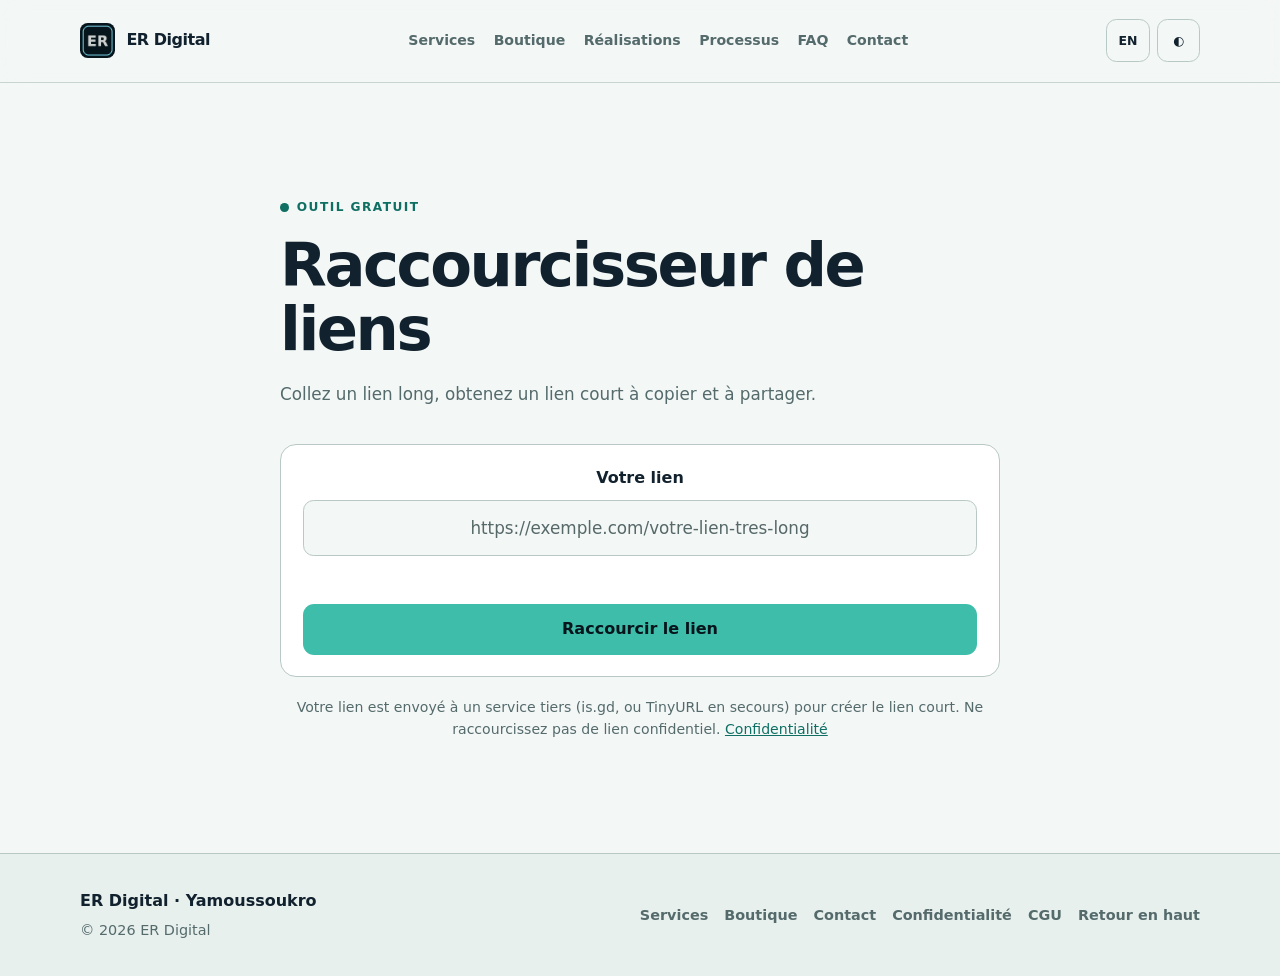
<file: outils/raccourcisseur.html>
<!doctype html>
<html lang="fr" data-theme="dark">
<head>
  <meta charset="utf-8">
  <meta name="viewport" content="width=device-width, initial-scale=1, viewport-fit=cover">
  <title>Raccourcisseur de liens gratuit — ER Digital</title>
  <meta name="description" content="Raccourcissez gratuitement vos liens en un clic avec l'outil ER Digital.">
  <link rel="canonical" href="https://emmanuelrolandpregnon-design.github.io/er-digital-/outils/raccourcisseur.html">
  <meta property="og:type" content="website">
  <meta property="og:url" content="https://emmanuelrolandpregnon-design.github.io/er-digital-/outils/raccourcisseur.html">
  <meta property="og:title" content="Raccourcisseur de liens gratuit — ER Digital">
  <meta property="og:description" content="Raccourcissez gratuitement vos liens en un clic.">
  <meta property="og:image" content="https://emmanuelrolandpregnon-design.github.io/er-digital-/og-image.png">
  <meta property="og:site_name" content="ER Digital">
  <meta name="twitter:card" content="summary_large_image">
  <meta name="theme-color" content="#06141B">
  <link rel="icon" type="image/png" href="../apple-touch-icon.png">
  <link rel="apple-touch-icon" href="../apple-touch-icon.png">
  <style>
    :root {
      --bg: #06141B;
      --surface: #11212D;
      --surface-soft: #0B1A23;
      --border: #253745;
      --text: #CCD0CF;
      --muted: #9BA8AB;
      --muted-deep: #8497A3;
      --accent: #3DBDAA;
      --accent-hover: #63D5C4;
      --accent-text: #06141B;
      --shadow: 0 18px 50px rgba(0, 0, 0, .20);
      --header-bg: rgba(6, 20, 27, .88);
      --focus: #8DE8DC;
      --accent-ink: #3DBDAA;
      --danger: #FF9A90;
    }

    [data-theme="light"] {
      --bg: #F3F7F6;
      --surface: #FFFFFF;
      --surface-soft: #E8F0EE;
      --border: #B8C9C5;
      --text: #11212D;
      --muted: #546A6B;
      --muted-deep: #566868;
      --accent: #3DBDAA;
      --accent-hover: #2DAD9B;
      --accent-text: #06141B;
      --shadow: 0 18px 50px rgba(17, 33, 45, .10);
      --header-bg: rgba(243, 247, 246, .90);
      --focus: #167C6F;
      --accent-ink: #0F6F63;
      --danger: #B3261E;
    }

    * { box-sizing: border-box; }

    html {
      scroll-behavior: smooth;
      scroll-padding-top: 6.5rem;
      overflow-x: hidden;
    }

    body {
      margin: 0;
      min-width: 320px;
      overflow-x: hidden;
      background: var(--bg);
      color: var(--text);
      font-family: Inter, ui-sans-serif, system-ui, -apple-system, BlinkMacSystemFont, "Segoe UI", sans-serif;
      line-height: 1.55;
      transition: background-color .25s ease, color .25s ease;
    }

    a { color: inherit; text-decoration: none; }

    button,
    input,
    textarea {
      font: inherit;
    }

    button { cursor: pointer; }

    a:focus-visible,
    button:focus-visible,
    input:focus-visible,
    textarea:focus-visible {
      outline: 3px solid var(--focus);
      outline-offset: 3px;
    }

    .skip-link {
      position: fixed;
      z-index: 100;
      top: 1rem;
      left: 1rem;
      padding: .75rem 1rem;
      transform: translateY(-200%);
      border-radius: .6rem;
      background: var(--accent);
      color: var(--accent-text);
      font-weight: 800;
    }

    .skip-link:focus { transform: translateY(0); }

    .container {
      width: min(1120px, calc(100% - 2rem));
      margin-inline: auto;
    }

    .section {
      padding: 5.5rem 0;
      scroll-margin-top: 5rem;
    }

    .section-alt {
      background: var(--surface-soft);
      border-top: 1px solid var(--border);
      border-bottom: 1px solid var(--border);
    }

    .eyebrow {
      display: inline-flex;
      align-items: center;
      gap: .5rem;
      margin: 0 0 1rem;
      color: var(--accent-ink);
      font-size: .76rem;
      font-weight: 900;
      letter-spacing: .12em;
      text-transform: uppercase;
    }

    .eyebrow::before {
      width: .55rem;
      height: .55rem;
      border-radius: 50%;
      background: currentColor;
      content: "";
    }

    h1, h2, h3, p { margin-top: 0; }

    h1, h2, h3 {
      color: var(--text);
      line-height: 1.06;
      letter-spacing: -.04em;
    }

    h1 {
      max-width: 11ch;
      margin-bottom: 1.25rem;
      font-size: clamp(2.7rem, 11vw, 5.7rem);
    }

    h2 {
      max-width: 16ch;
      margin-bottom: 1rem;
      font-size: clamp(2rem, 6vw, 3.25rem);
    }

    h3 {
      margin-bottom: .65rem;
      font-size: 1.22rem;
    }

    .section-intro {
      max-width: 41rem;
      margin-bottom: 2.25rem;
      color: var(--muted);
      font-size: 1.05rem;
    }

    .muted { color: var(--muted); }

    .button-primary .muted {
      color: inherit;
      opacity: .85;
    }

    .to-complete {
      color: var(--muted-deep);
      font-size: .94rem;
      font-style: italic;
    }

    .site-header {
      position: sticky;
      z-index: 50;
      top: 0;
      border-bottom: 1px solid color-mix(in srgb, var(--border) 75%, transparent);
      background: var(--header-bg);
      backdrop-filter: blur(14px);
      -webkit-backdrop-filter: blur(14px);
    }

    .header-inner {
      display: flex;
      align-items: center;
      justify-content: space-between;
      min-height: 4.8rem;
      gap: .75rem;
      padding-top: env(safe-area-inset-top);
    }

    .brand {
      display: inline-flex;
      flex-shrink: 0;
      align-items: center;
      gap: .7rem;
      color: var(--text);
      font-weight: 900;
      letter-spacing: -.03em;
    }

    .brand-mark {
      width: 2.2rem;
      height: 2.2rem;
      display: block;
      border-radius: 22%;
    }

    .desktop-nav {
      display: none;
      align-items: center;
      gap: 1.15rem;
      color: var(--muted);
      font-size: .88rem;
      font-weight: 750;
    }

    .desktop-nav a:hover,
    .desktop-nav a:focus-visible,
    .footer-links a:hover,
    .footer-links a:focus-visible {
      color: var(--accent-ink);
    }

    .header-actions {
      display: flex;
      align-items: center;
      gap: .45rem;
    }

    .control {
      min-width: 2.7rem;
      min-height: 2.7rem;
      display: inline-grid;
      place-items: center;
      padding: .45rem .6rem;
      border: 1px solid var(--border);
      border-radius: .65rem;
      background: transparent;
      color: var(--text);
      font-size: .78rem;
      font-weight: 900;
    }

    .control:hover {
      border-color: var(--accent-ink);
      color: var(--accent-ink);
    }

    .menu-toggle {
      width: 2.7rem;
      min-height: 2.7rem;
      display: inline-grid;
      place-items: center;
      padding: 0;
      border: 1px solid var(--border);
      border-radius: .65rem;
      background: transparent;
      color: var(--text);
    }

    .menu-lines,
    .menu-lines::before,
    .menu-lines::after {
      width: 1.15rem;
      height: 2px;
      display: block;
      border-radius: 2px;
      background: currentColor;
      content: "";
      transition: transform .2s ease, opacity .2s ease;
    }

    .menu-lines { position: relative; }

    .menu-lines::before { position: absolute; top: -.38rem; left: 0; }
    .menu-lines::after { position: absolute; bottom: -.38rem; left: 0; }

    .menu-toggle[aria-expanded="true"] .menu-lines { background: transparent; }
    .menu-toggle[aria-expanded="true"] .menu-lines::before { transform: translateY(.38rem) rotate(45deg); }
    .menu-toggle[aria-expanded="true"] .menu-lines::after { transform: translateY(-.38rem) rotate(-45deg); }

    .mobile-nav {
      display: grid;
      grid-template-columns: 1fr 1fr;
      gap: .25rem;
      max-height: 0;
      overflow: hidden;
      padding: 0;
      opacity: 0;
      transition: max-height .25s ease, opacity .2s ease, padding .25s ease;
    }

    .mobile-nav.is-open {
      max-height: 22rem;
      padding: 0 0 1rem;
      opacity: 1;
    }

    .mobile-nav a {
      min-height: 2.8rem;
      display: flex;
      align-items: center;
      padding: .65rem .75rem;
      border: 1px solid var(--border);
      border-radius: .55rem;
      color: var(--muted);
      font-size: .9rem;
      font-weight: 750;
    }

    .mobile-nav a:hover { color: var(--accent-ink); border-color: var(--accent-ink); }

    .hero {
      min-height: min(760px, calc(100svh - 4.8rem));
      display: grid;
      align-items: center;
      padding: 5.5rem 0 4.5rem;
      background:
        radial-gradient(circle at 82% 24%, color-mix(in srgb, var(--accent) 14%, transparent), transparent 28rem),
        var(--bg);
    }

    .hero-content { max-width: 50rem; }

    .hero-copy {
      max-width: 38rem;
      margin-bottom: 2rem;
      color: var(--muted);
      font-size: clamp(1.05rem, 3.8vw, 1.32rem);
    }

    .button-row {
      display: flex;
      flex-wrap: wrap;
      gap: .8rem;
    }

    .button {
      min-height: 3.15rem;
      display: inline-flex;
      align-items: center;
      justify-content: center;
      padding: .75rem 1rem;
      border: 1px solid transparent;
      border-radius: .7rem;
      font-weight: 900;
      text-align: center;
      transition: transform .2s ease, background-color .2s ease, border-color .2s ease;
    }

    .button:hover { transform: translateY(-2px); }

    .button-primary {
      background: var(--accent);
      color: var(--accent-text);
    }

    .button-primary:hover { background: var(--accent-hover); }

    .button-secondary {
      border-color: var(--border);
      background: var(--surface);
      color: var(--text);
    }

    .button-secondary:hover {
      border-color: var(--accent-ink);
      color: var(--accent-ink);
    }

    .grid {
      display: grid;
      gap: 1rem;
    }

    .services-grid { grid-template-columns: 1fr; }

    .card {
      min-height: 100%;
      padding: 1.35rem;
      border: 1px solid var(--border);
      border-radius: 1rem;
      background: var(--surface);
      box-shadow: 0 1px 0 rgba(255,255,255,.03) inset;
      transition: transform .2s ease, border-color .2s ease;
    }

    .card:hover {
      transform: translateY(-3px);
      border-color: color-mix(in srgb, var(--accent) 70%, var(--border));
    }

    .card-number {
      display: block;
      margin-bottom: 1.45rem;
      color: var(--accent-ink);
      font-size: .78rem;
      font-weight: 900;
      letter-spacing: .1em;
    }

    .card p:last-child { margin-bottom: 0; color: var(--muted); }

    .work-grid,
    .store-grid { grid-template-columns: 1fr; }

    .project-card,
    .store-card {
      display: flex;
      min-height: 13rem;
      flex-direction: column;
      justify-content: space-between;
      gap: 2rem;
    }

    .link-arrow {
      display: inline-flex;
      align-items: center;
      gap: .5rem;
      color: var(--accent-ink);
      font-weight: 900;
    }

    .link-arrow::after {
      content: "→";
      font-size: 1.15em;
      transition: transform .2s ease;
    }

    .project-card:hover .link-arrow::after,
    .store-card:hover .link-arrow::after { transform: translateX(.25rem); }

    .process-grid {
      display: grid;
      grid-template-columns: 1fr;
      gap: 0;
      border: 1px solid var(--border);
      border-radius: 1rem;
      overflow: hidden;
      background: var(--surface);
    }

    .process-step {
      position: relative;
      padding: 1.4rem;
      border-bottom: 1px solid var(--border);
    }

    .process-step:last-child { border-bottom: 0; }

    .process-index {
      display: block;
      margin-bottom: 1.8rem;
      color: var(--accent-ink);
      font-size: .84rem;
      font-weight: 900;
    }

    .process-step p { margin-bottom: 0; color: var(--muted); }

    .faq-list {
      display: grid;
      gap: .7rem;
    }

    .faq-item {
      overflow: hidden;
      border: 1px solid var(--border);
      border-radius: .8rem;
      background: var(--surface);
    }

    .faq-button {
      width: 100%;
      min-height: 3.65rem;
      display: flex;
      align-items: center;
      justify-content: space-between;
      gap: 1rem;
      padding: 1rem 1.1rem;
      border: 0;
      background: transparent;
      color: var(--text);
      font-weight: 850;
      text-align: left;
    }

    .faq-icon {
      flex: 0 0 auto;
      color: var(--accent-ink);
      font-size: 1.4rem;
      line-height: 1;
      transition: transform .2s ease;
    }

    .faq-button[aria-expanded="true"] .faq-icon { transform: rotate(45deg); }

    .faq-panel {
      display: grid;
      grid-template-rows: 0fr;
      transition: grid-template-rows .22s ease;
    }

    .faq-panel > div { overflow: hidden; }

    .faq-panel.is-open { grid-template-rows: 1fr; }

    .faq-panel p {
      margin: 0;
      padding: 0 1.1rem 1.1rem;
      color: var(--muted);
    }

    .pricing-box {
      display: flex;
      align-items: center;
      justify-content: space-between;
      gap: 1.5rem;
      padding: 1.5rem;
      border: 1px solid var(--border);
      border-radius: 1rem;
      background: var(--surface);
    }

    .pricing-box h2 { margin: 0; font-size: clamp(1.7rem, 5vw, 2.4rem); }
    .pricing-box p { margin: 0; color: var(--accent-ink); font-weight: 850; text-align: right; }

    .contact-layout {
      display: grid;
      gap: 2.5rem;
    }

    .contact-actions {
      display: grid;
      gap: .75rem;
      margin-top: 1.5rem;
    }

    .contact-button {
      width: 100%;
      justify-content: flex-start;
      gap: .75rem;
    }

    .contact-button strong { font-size: .98rem; }

    .contact-form {
      padding: 1.25rem;
      border: 1px solid var(--border);
      border-radius: 1rem;
      background: var(--surface);
    }

    .contact-form h3 { margin-bottom: 1.1rem; }

    .field {
      display: grid;
      gap: .45rem;
      margin-bottom: 1rem;
    }

    .field span {
      color: var(--muted);
      font-size: .9rem;
      font-weight: 800;
    }

    input,
    textarea {
      width: 100%;
      border: 1px solid var(--border);
      border-radius: .65rem;
      background: var(--bg);
      color: var(--text);
      padding: .85rem .9rem;
    }

    textarea {
      min-height: 8rem;
      resize: vertical;
    }

    input::placeholder,
    textarea::placeholder { color: var(--muted-deep); }

    .hp { position: absolute; left: -9999px; width: 1px; height: 1px; overflow: hidden; }
    .form-error { margin: 0 0 1rem; color: var(--danger); font-weight: 800; }
    .form-submit {
      width: 100%;
      border: 0;
    }

    .site-footer {
      padding: 2.2rem 0 calc(5.75rem + env(safe-area-inset-bottom));
      border-top: 1px solid var(--border);
      background: var(--surface-soft);
    }

    .footer-inner {
      display: flex;
      flex-direction: column;
      gap: 1.25rem;
    }

    .footer-brand {
      color: var(--text);
      font-weight: 900;
    }

    .footer-meta {
      margin: .3rem 0 0;
      color: var(--muted);
      font-size: .9rem;
    }

    .footer-links {
      display: flex;
      flex-wrap: wrap;
      gap: .7rem 1rem;
      color: var(--muted);
      font-size: .9rem;
      font-weight: 750;
    }

    .floating-contact {
      position: fixed;
      z-index: 40;
      right: max(1rem, env(safe-area-inset-right));
      bottom: max(1rem, env(safe-area-inset-bottom));
      min-height: 3.35rem;
      display: inline-flex;
      align-items: center;
      gap: .55rem;
      padding: .8rem 1rem;
      border-radius: 999px;
      background: var(--accent);
      color: var(--accent-text);
      box-shadow: var(--shadow);
      font-weight: 900;
    }

    .floating-contact:hover { background: var(--accent-hover); }

    .reveal {
      opacity: 0;
      transform: translateY(18px);
      transition: opacity .55s ease, transform .55s ease;
    }

    .reveal.visible {
      opacity: 1;
      transform: translateY(0);
    }

    @media (min-width: 700px) {
      .container { width: min(1120px, calc(100% - 3rem)); }
      .section { padding: 7rem 0; }
      .services-grid { grid-template-columns: repeat(2, 1fr); }
      .work-grid,
      .store-grid { grid-template-columns: repeat(2, 1fr); }
      .process-grid { grid-template-columns: repeat(4, 1fr); }
      .process-step { border-bottom: 0; border-right: 1px solid var(--border); }
      .process-step:last-child { border-right: 0; }
      .contact-layout { grid-template-columns: minmax(0, .9fr) minmax(0, 1.1fr); align-items: start; }
      .site-footer { padding-bottom: 2.2rem; }
      .footer-inner { flex-direction: row; align-items: center; justify-content: space-between; }
      .floating-contact { display: none; }
    }

    @media (min-width: 980px) {
      .menu-toggle,
      .mobile-nav { display: none; }
      .desktop-nav { display: flex; }
      .header-inner { min-height: 5.1rem; }
      .services-grid { grid-template-columns: repeat(4, 1fr); }
    }

    @media (prefers-reduced-motion: reduce) {
      html { scroll-behavior: auto; }
      *,
      *::before,
      *::after {
        transition-duration: .01ms !important;
        animation-duration: .01ms !important;
        animation-iteration-count: 1 !important;
      }
      .reveal { opacity: 1; transform: none; }
    }

    .tool-title { max-width: none; font-size: clamp(2.2rem, 8vw, 3.8rem); }
    .tool-wrap { max-width: 720px; }
    .tool-card { padding: 1.35rem; border: 1px solid var(--border); border-radius: 1rem; background: var(--surface); }
    .tool-label { display: block; margin-bottom: .55rem; font-weight: 800; text-align: center; }
    .tool-input { min-height: 3.5rem; font-size: 1.05rem; text-align: center; }
    .tool-card .button-primary { width: 100%; margin-top: 1rem; border: 0; }
    .tool-card .button[disabled] { opacity: .65; cursor: progress; transform: none; }
    .status { min-height: 1.4rem; margin: .65rem 0 0; font-size: .92rem; font-weight: 700; color: var(--muted); text-align: center; }
    .status.ok { color: var(--accent-ink); }
    .status.error { color: var(--danger); }
    .result { margin-top: 1.25rem; padding: 1.1rem; border: 1px solid var(--accent); border-radius: 1rem; background: var(--surface-soft); animation: pop .35s ease; }
    .result[hidden] { display: none; }
    @keyframes pop { from { opacity: 0; transform: translateY(10px); } to { opacity: 1; transform: none; } }
    .result-label { margin: 0 0 .4rem; color: var(--muted); font-size: .85rem; font-weight: 800; text-transform: uppercase; letter-spacing: .08em; }
    .result-link { display: block; font-size: 1.25rem; font-weight: 900; color: var(--accent-ink); word-break: break-all; text-decoration: underline; }
    .result-actions { display: flex; flex-wrap: wrap; gap: .7rem; margin-top: 1rem; }
    .result-actions .button { flex: 1 1 9rem; }
    .tool-note { margin: 1.25rem 0 0; color: var(--muted); font-size: .88rem; text-align: center; }
    .tool-note a { color: var(--accent-ink); text-decoration: underline; }
    .site-footer { padding-bottom: calc(2.2rem + env(safe-area-inset-bottom)); }
    .desktop-nav a[aria-current="page"], .mobile-nav a[aria-current="page"] { color: var(--accent-ink); }
  </style>
</head>
<body>
  <a class="skip-link" href="#main" data-i18n="skip">Aller au contenu</a>

  <header class="site-header">
    <div class="container header-inner">
      <a class="brand" href="../" aria-label="ER Digital — Accueil" data-i18n-aria="brandHome">
        <img class="brand-mark" src="../apple-touch-icon.png" width="36" height="36" alt="">
        <span>ER Digital</span>
      </a>

      <nav class="desktop-nav" aria-label="Navigation principale" data-i18n-aria="mainNav">
        <a href="../#services" data-i18n="navServices">Services</a>
        <a href="../#boutique" data-i18n="navStore">Boutique</a>
        <a href="../#realisations" data-i18n="navWork">Réalisations</a>
        <a href="../#processus" data-i18n="navProcess">Processus</a>
        <a href="../#faq">FAQ</a>
        <a href="../#contact" data-i18n="navContact">Contact</a>
      </nav>

      <div class="header-actions">
        <button class="control" id="languageToggle" type="button" aria-label="Switch to English" title="Switch to English">EN</button>
        <button class="control" id="themeToggle" type="button" aria-label="Activer le thème clair" title="Activer le thème clair">
          <span aria-hidden="true">◐</span>
        </button>
        <button class="menu-toggle" id="menuToggle" type="button" aria-expanded="false" aria-controls="mobileNav" aria-label="Ouvrir le menu" title="Ouvrir le menu" data-i18n-aria="openMenu" data-i18n-title="openMenu">
          <span class="menu-lines" aria-hidden="true"></span>
        </button>
      </div>
    </div>

    <nav class="container mobile-nav" id="mobileNav" aria-label="Navigation principale" data-i18n-aria="mainNav">
      <a href="../#services" data-i18n="navServices">Services</a>
      <a href="../#boutique" data-i18n="navStore">Boutique</a>
      <a href="../#realisations" data-i18n="navWork">Réalisations</a>
      <a href="../#processus" data-i18n="navProcess">Processus</a>
      <a href="../#faq">FAQ</a>
      <a href="../#contact" data-i18n="navContact">Contact</a>
    </nav>
  </header>

  <main id="main">
    <section class="section" id="top">
      <div class="container tool-wrap">
        <p class="eyebrow" data-i18n="toolEyebrow">Outil gratuit</p>
        <h1 class="tool-title" data-i18n="toolTitle">Raccourcisseur de liens</h1>
        <p class="section-intro" data-i18n="toolIntro">Collez un lien long, obtenez un lien court à copier et à partager.</p>

        <form class="tool-card" id="toolForm" novalidate>
          <label class="tool-label" for="urlInput" data-i18n="urlLabel">Votre lien</label>
          <input class="tool-input" id="urlInput" name="url" type="text" inputmode="url" autocomplete="off" autocapitalize="off" spellcheck="false" maxlength="2000" placeholder="https://exemple.com/votre-lien-tres-long" data-i18n-placeholder="urlPlaceholder" aria-describedby="urlStatus">
          <p class="status" id="urlStatus" role="status" aria-live="polite"></p>
          <p class="status error" id="errorBox" role="alert" hidden></p>
          <button class="button button-primary" id="shortenBtn" type="submit" data-i18n="shortenBtn">Raccourcir le lien</button>

          <div class="result" id="result" hidden>
            <p class="result-label" data-i18n="resultLabel">Votre lien court</p>
            <a class="result-link" id="shortLink" href="#" target="_blank" rel="noopener noreferrer"></a>
            <p class="tool-note" id="providerNote" style="text-align:left;margin-top:.5rem"></p>
            <div class="result-actions">
              <button class="button button-primary" id="copyBtn" type="button" data-i18n-aria="copyAria" aria-label="Copier le lien court" data-i18n="copyBtn">Copier</button>
            </div>
            <p class="status" id="copyStatus" role="status" aria-live="polite"></p>
          </div>
        </form>

        <p class="tool-note"><span data-i18n="toolNote">Votre lien est envoyé à un service tiers (is.gd, ou TinyURL en secours) pour créer le lien court. Ne raccourcissez pas de lien confidentiel.</span> <a href="../confidentialite.html" data-i18n="privacyLink">Confidentialité</a></p>
      </div>
    </section>
  </main>

  <footer class="site-footer">
    <div class="container footer-inner">
      <div>
        <div class="footer-brand">ER Digital · Yamoussoukro</div>
        <p class="footer-meta">© <span id="year"></span> ER Digital</p>
      </div>
      <nav class="footer-links" aria-label="Liens utiles" data-i18n-aria="footerNav">
        <a href="../#services" data-i18n="navServices">Services</a>
        <a href="../#boutique" data-i18n="navStore">Boutique</a>
        <a href="../#contact" data-i18n="navContact">Contact</a>
        <a href="../confidentialite.html" data-i18n="privacyLink">Confidentialité</a>
        <a href="../cgu.html" data-i18n="termsLink">CGU</a>
        <a href="#top" data-i18n="backTop">Retour en haut</a>
      </nav>
    </div>
  </footer>

  <script type="module" src="raccourcisseur.js"></script>
</body>
</html>
</file>
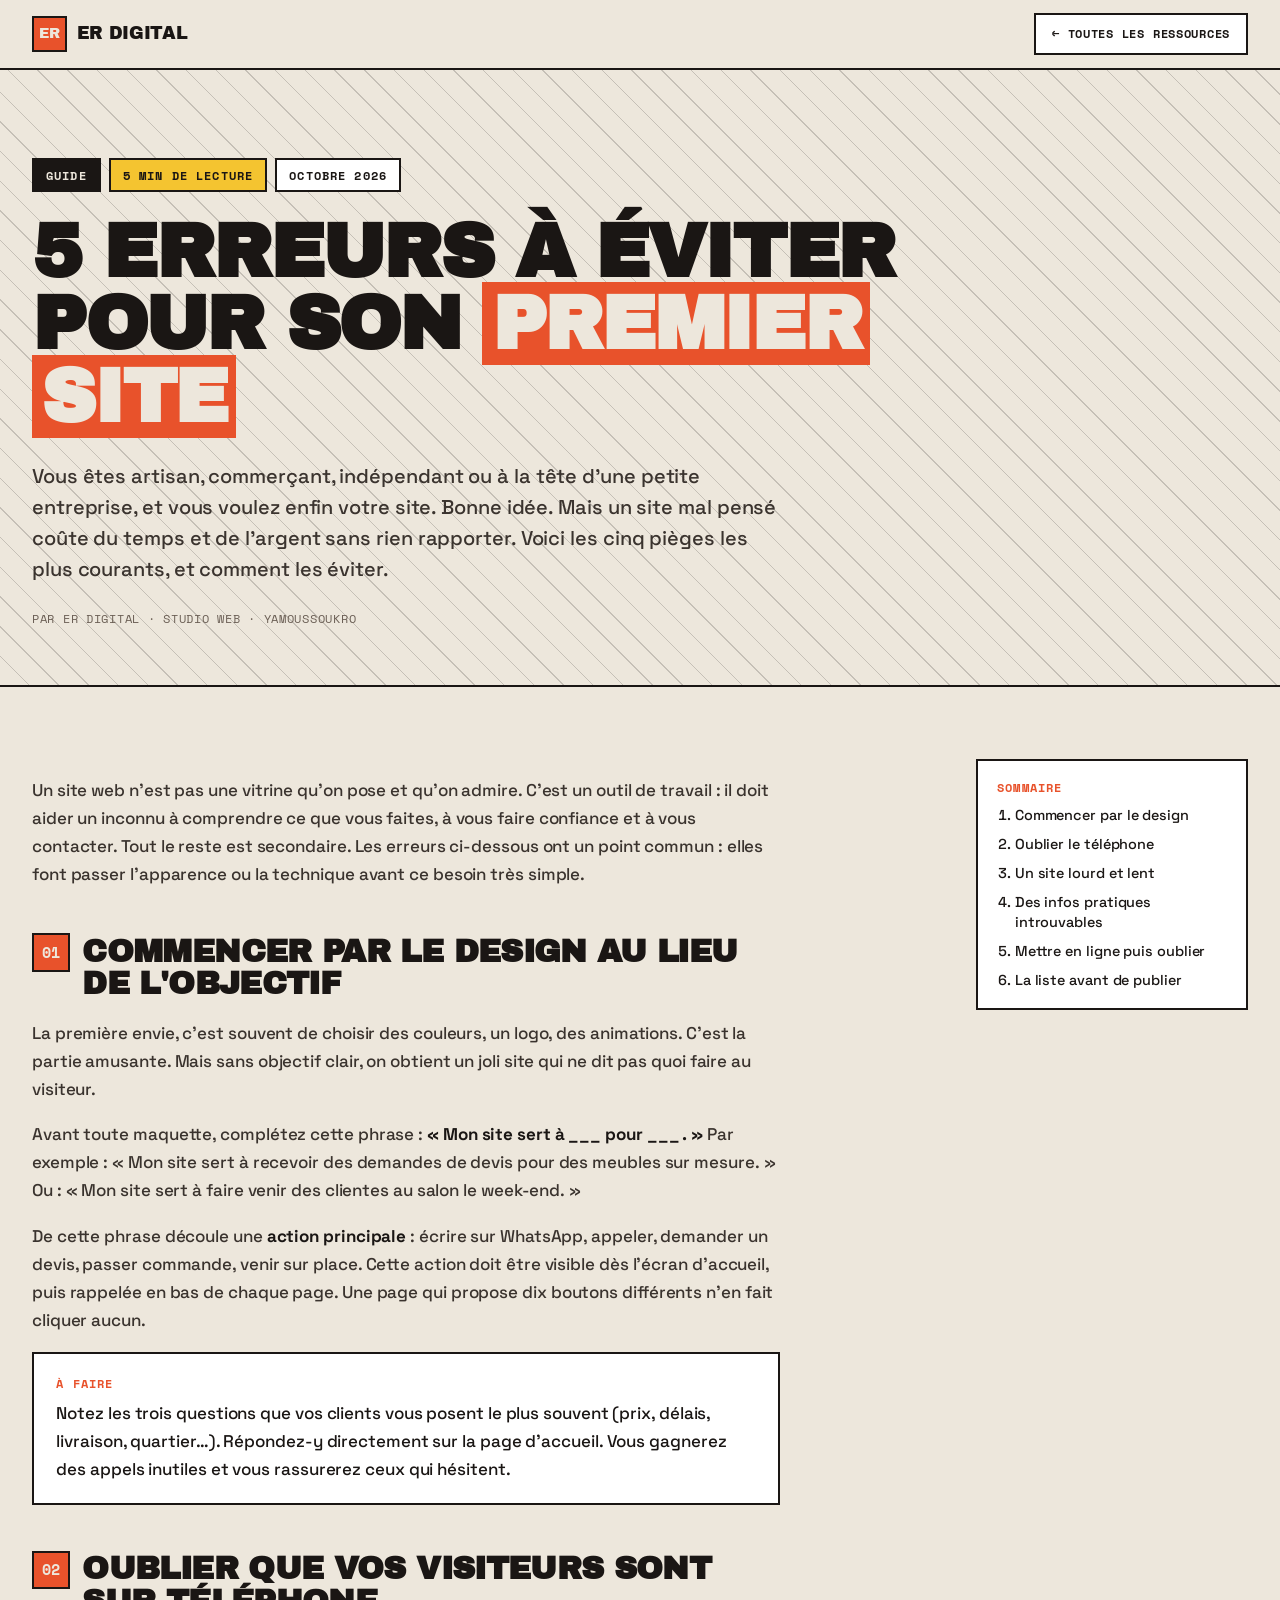
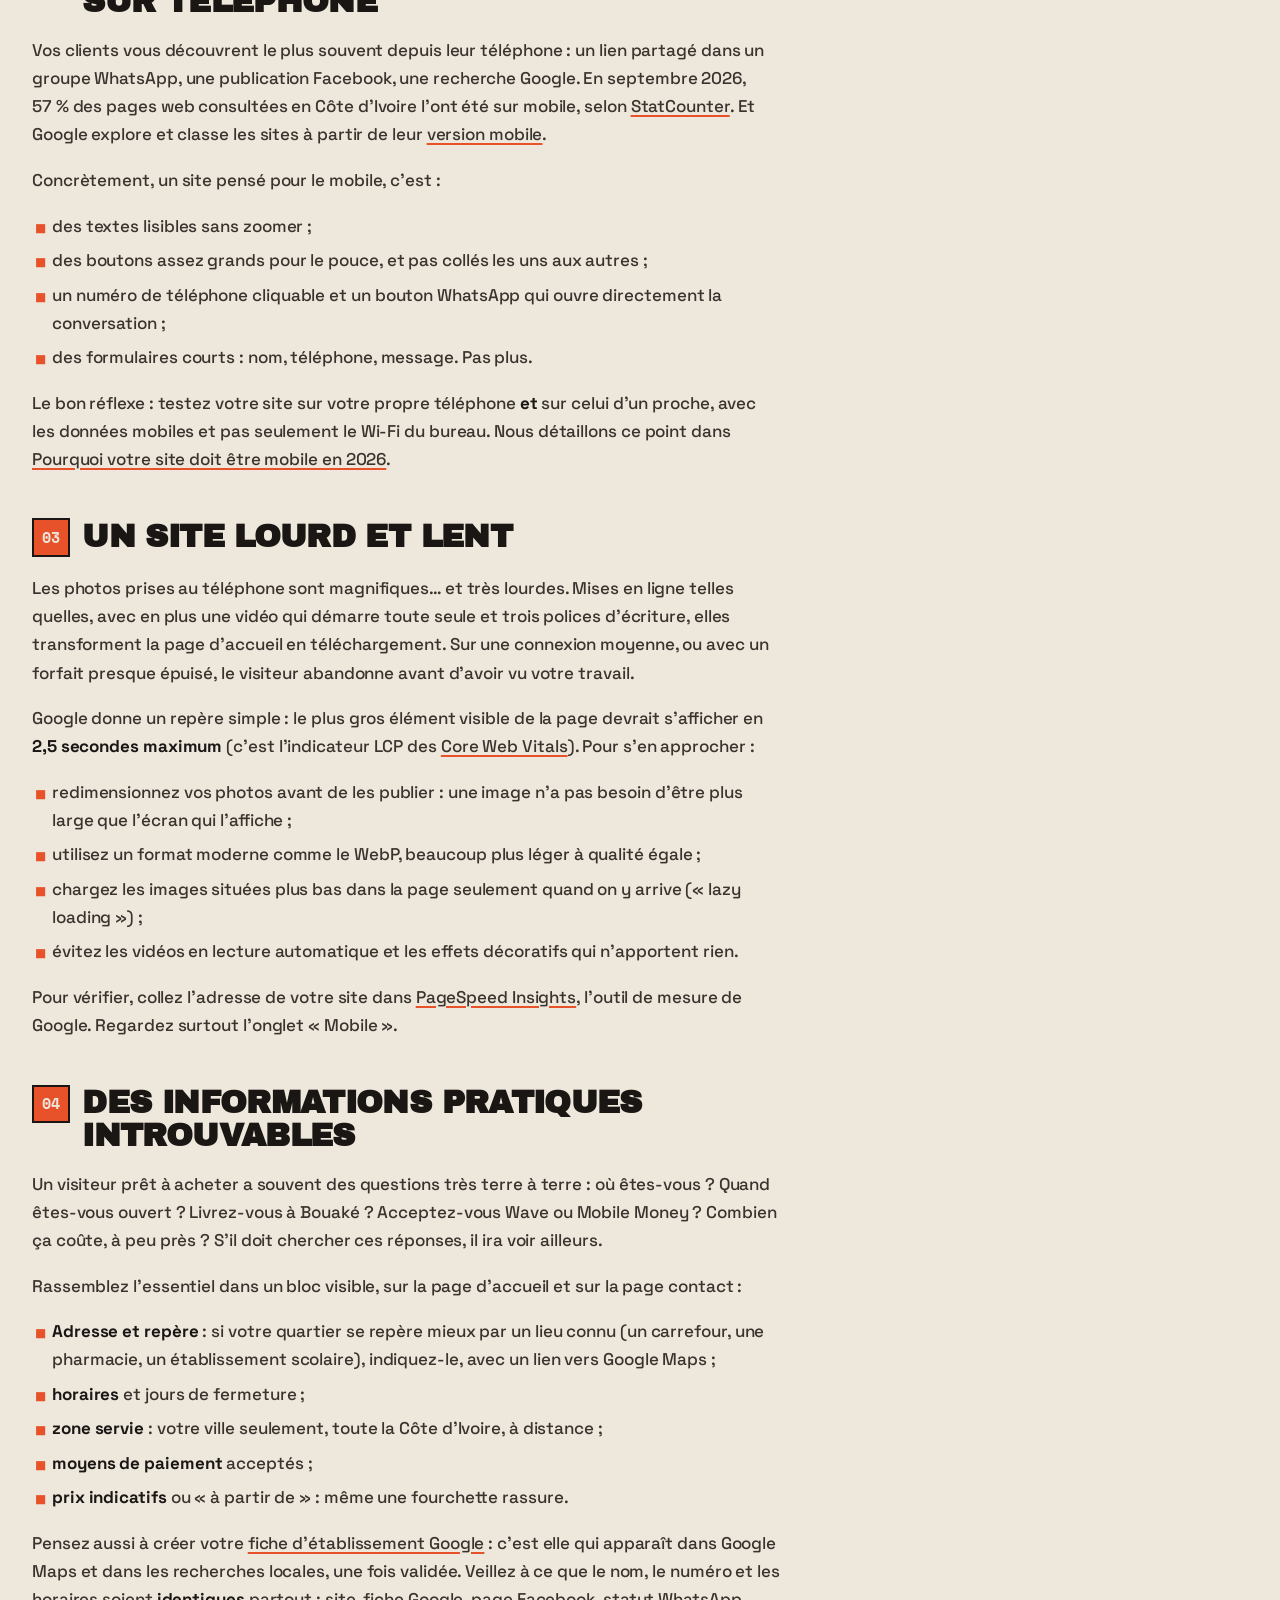
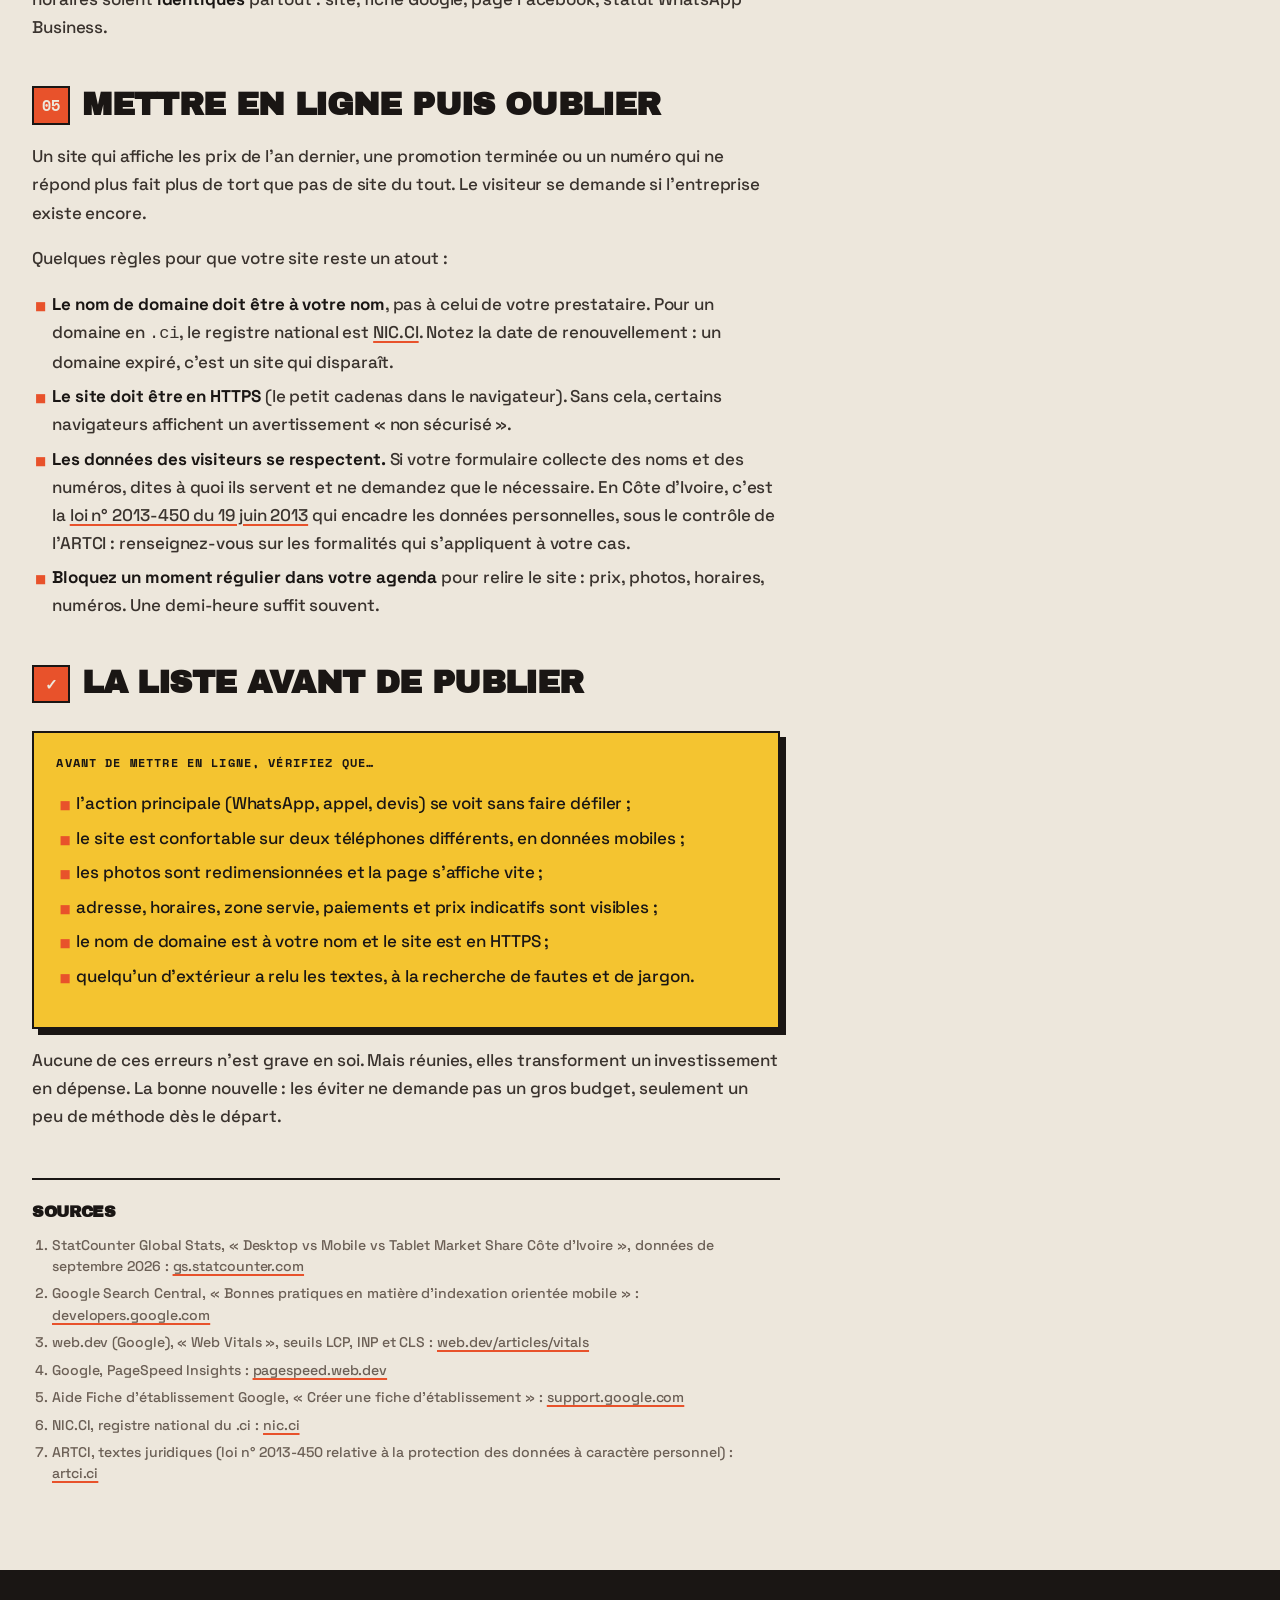
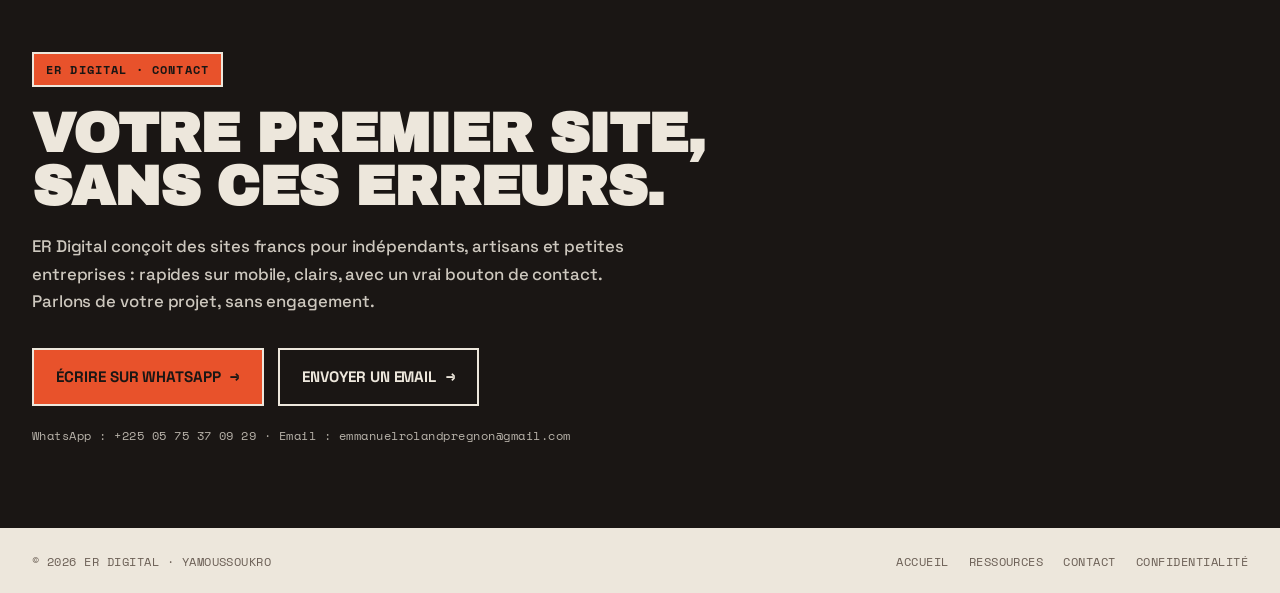
<file: ressources/5-erreurs-premier-site.html>
<!doctype html>
<html lang="fr" data-theme="light">
<head>
<meta charset="utf-8">
<meta name="viewport" content="width=device-width, initial-scale=1, viewport-fit=cover">
<title>5 erreurs à éviter pour son premier site web | ER Digital</title>
<meta name="description" content="Premier site pour votre activité en Côte d&#x27;Ivoire ? Objectif flou, mobile oublié, lenteur, infos introuvables, site abandonné : les 5 pièges à éviter.">
<link rel="canonical" href="https://emmanuelrolandpregnon-design.github.io/er-digital-/ressources/5-erreurs-premier-site.html">
<meta name="robots" content="index, follow">
<meta name="author" content="ER Digital">
<meta property="og:type" content="article">
<meta property="og:site_name" content="ER Digital">
<meta property="og:locale" content="fr_CI">
<meta property="og:url" content="https://emmanuelrolandpregnon-design.github.io/er-digital-/ressources/5-erreurs-premier-site.html">
<meta property="og:title" content="5 erreurs à éviter pour son premier site">
<meta property="og:description" content="Les pièges les plus courants d&#x27;un premier site, et comment les contourner sans gros budget.">
<meta property="og:image" content="https://emmanuelrolandpregnon-design.github.io/er-digital-/og-image.png">
<meta property="og:image:width" content="1200">
<meta property="og:image:height" content="630">
<meta property="article:published_time" content="2026-10-07">
<meta property="article:section" content="Guide">
<meta name="twitter:card" content="summary_large_image">
<meta name="twitter:title" content="5 erreurs à éviter pour son premier site">
<meta name="twitter:description" content="Les pièges les plus courants d&#x27;un premier site, et comment les contourner sans gros budget.">
<meta name="twitter:image" content="https://emmanuelrolandpregnon-design.github.io/er-digital-/og-image.png">
<meta name="theme-color" content="#EDE7DC">
<link rel="icon" type="image/svg+xml" href="../favicon.svg">
<link rel="apple-touch-icon" href="../apple-touch-icon.png">
<link rel="preconnect" href="https://fonts.googleapis.com">
<link rel="preconnect" href="https://fonts.gstatic.com" crossorigin>
<link href="https://fonts.googleapis.com/css2?family=Archivo+Black&family=Space+Grotesk:wght@400;500;600;700&family=Space+Mono:wght@400;700&display=swap" rel="stylesheet">
<script>try{var t=localStorage.getItem("er-digital-theme");if(t==="dark"||t==="light")document.documentElement.setAttribute("data-theme",t);}catch(e){}</script>
<script type="application/ld+json">{"@context":"https://schema.org","@type":"Article","headline":"5 erreurs à éviter pour son premier site","description":"Premier site pour votre activité en Côte d'Ivoire ? Objectif flou, mobile oublié, lenteur, infos introuvables, site abandonné : les 5 pièges à éviter.","inLanguage":"fr","datePublished":"2026-10-07","wordCount":1054,"author":{"@type":"Organization","name":"ER Digital"},"publisher":{"@type":"Organization","name":"ER Digital","url":"https://emmanuelrolandpregnon-design.github.io/er-digital-/"},"mainEntityOfPage":"https://emmanuelrolandpregnon-design.github.io/er-digital-/ressources/5-erreurs-premier-site.html","image":"https://emmanuelrolandpregnon-design.github.io/er-digital-/og-image.png"}</script>
<style>
:root{--bg:#EDE7DC;--bg-2:#E3DBCB;--surface:#FFFFFF;--surface-2:#F5F0E6;--text:#1A1614;--text-soft:#3A332E;--muted:#6B5F55;--accent-1:#E8522B;--accent-2:#F4C430;--accent-3:#1B5E3F;--border:#1A1614;--border-soft:#1A161430;--focus:#E8522B;--font-display:'Archivo Black',ui-sans-serif,system-ui,sans-serif;--font-body:'Space Grotesk',ui-sans-serif,system-ui,sans-serif;--font-mono:'Space Mono',ui-monospace,SFMono-Regular,monospace;--gutter:clamp(1rem,3vw,2rem)}
[data-theme="dark"]{--bg:#1A1614;--bg-2:#24201D;--surface:#24201D;--surface-2:#2E2926;--text:#EDE7DC;--text-soft:#C9C0B3;--muted:#9A8E82;--border:#EDE7DC;--border-soft:#EDE7DC30;--focus:#F4C430}
*,*::before,*::after{box-sizing:border-box}
html{scroll-behavior:smooth;-webkit-text-size-adjust:100%}
body{margin:0;min-width:320px;background:var(--bg);color:var(--text);font-family:var(--font-body);font-size:1.0625rem;line-height:1.65;font-weight:500;letter-spacing:-0.005em;-webkit-font-smoothing:antialiased}
a{color:inherit}
a:focus-visible{outline:3px solid var(--focus);outline-offset:2px}
.skip-link{position:fixed;z-index:100;top:1rem;left:1rem;padding:.75rem 1rem;transform:translateY(-200%);background:var(--text);color:var(--bg);font-family:var(--font-mono);font-size:.8rem;font-weight:700;text-transform:uppercase;border:2px solid var(--border);text-decoration:none}
.skip-link:focus{transform:none}
.container{width:100%;max-width:1280px;margin-inline:auto;padding-inline:var(--gutter)}
.site-header{position:sticky;top:0;z-index:50;background:var(--bg);border-bottom:2px solid var(--border)}
.header-inner{display:flex;align-items:center;justify-content:space-between;gap:1rem;min-height:4.25rem}
.brand{display:inline-flex;align-items:center;gap:.6rem;font-family:var(--font-display);font-size:1.1rem;letter-spacing:-0.02em;text-transform:uppercase;text-decoration:none}
.brand-mark{width:2.2rem;height:2.2rem;display:grid;place-items:center;background:var(--accent-1);color:var(--bg);font-family:var(--font-display);font-size:.9rem;border:2px solid var(--border)}
[data-theme="dark"] .brand-mark{color:var(--text)}
.back{display:inline-flex;align-items:center;gap:.5rem;padding:.6rem 1rem;font-family:var(--font-mono);font-size:.75rem;font-weight:700;letter-spacing:.06em;text-transform:uppercase;text-decoration:none;border:2px solid var(--border);background:var(--surface);transition:all .15s ease}
.back:hover{background:var(--accent-2);transform:translate(-2px,-2px);box-shadow:4px 4px 0 var(--border)}
.article-hero{border-bottom:2px solid var(--border);padding:clamp(2.5rem,7vw,5.5rem) 0 clamp(2rem,5vw,3.5rem);background-image:repeating-linear-gradient(45deg,transparent,transparent 20px,var(--border-soft) 20px,var(--border-soft) 21px)}
.hero-box{max-width:60rem}
.meta{display:flex;flex-wrap:wrap;gap:.5rem;margin:0 0 1.5rem;padding:0;list-style:none;font-family:var(--font-mono);font-size:.72rem;font-weight:700;letter-spacing:.1em;text-transform:uppercase}
.meta li{padding:.35rem .75rem;border:2px solid var(--border);background:var(--surface)}
.meta li:first-child{background:var(--text);color:var(--bg)}
.meta li.hot{background:var(--accent-2);color:#1A1614}
h1,h2,h3{font-family:var(--font-display);font-weight:900;letter-spacing:-0.02em;color:var(--text);text-transform:uppercase;margin:0}
h1{font-size:clamp(2.1rem,6.2vw,4.75rem);line-height:.95;letter-spacing:-0.03em;max-width:18ch}
h1 em{font-style:normal;background:var(--accent-1);color:var(--bg);padding:0 .12em;-webkit-box-decoration-break:clone;box-decoration-break:clone}
[data-theme="dark"] h1 em{color:#1A1614}
.lead{margin:1.75rem 0 0;max-width:58ch;font-size:clamp(1.05rem,1.6vw,1.25rem);line-height:1.55;color:var(--text-soft)}
.byline{margin:1.5rem 0 0;font-family:var(--font-mono);font-size:.75rem;letter-spacing:.06em;text-transform:uppercase;color:var(--muted)}
.layout{display:grid;grid-template-columns:1fr;gap:2.5rem;padding-block:clamp(2.5rem,6vw,4.5rem)}
@media (min-width:1000px){.layout{grid-template-columns:minmax(0,1fr) 17rem;gap:4rem}}
.prose{max-width:68ch}
.prose>*+*{margin-top:1.1rem}
.prose h2{margin-top:3rem;font-size:clamp(1.45rem,3vw,2rem);line-height:1.02;display:flex;gap:.75rem;align-items:flex-start}
.prose h2 .n{flex:none;display:inline-grid;place-items:center;min-width:2.4rem;height:2.4rem;padding:0 .4rem;margin-top:-.15rem;background:var(--accent-1);color:var(--bg);border:2px solid var(--border);font-family:var(--font-mono);font-size:.95rem;letter-spacing:0}
[data-theme="dark"] .prose h2 .n{color:#1A1614}
.prose h3{margin-top:2rem;font-size:1.1rem;text-transform:none;letter-spacing:-0.01em}
.prose p,.prose li{color:var(--text-soft)}
.prose strong{color:var(--text);font-weight:700}
.prose a{text-decoration:underline;text-decoration-thickness:2px;text-underline-offset:3px;text-decoration-color:var(--accent-1)}
.prose a:hover{background:var(--accent-2);color:#1A1614}
.prose ul,.prose ol{padding-left:1.25rem}
.prose li+li{margin-top:.4rem}
.prose ul li::marker{content:"■  ";color:var(--accent-1);font-size:.7em}
.note{margin-top:1.75rem!important;padding:1.25rem 1.4rem;border:2px solid var(--border);background:var(--accent-2);color:#1A1614;box-shadow:6px 6px 0 var(--border)}
.note p,.note li{color:#1A1614}
.note .label,.box .label{display:block;margin-bottom:.4rem;font-family:var(--font-mono);font-size:.72rem;font-weight:700;letter-spacing:.1em;text-transform:uppercase}
.box{padding:1.25rem 1.4rem;border:2px solid var(--border);background:var(--surface)}
.box .label{color:var(--accent-1)}
.box ul{margin:.25rem 0 0}
.stat{display:grid;grid-template-columns:repeat(auto-fit,minmax(12rem,1fr));gap:1rem;margin-top:1.75rem!important}
.stat div{padding:1.1rem 1.25rem;border:2px solid var(--border);background:var(--surface)}
.stat b{display:block;font-family:var(--font-display);font-size:clamp(2rem,4vw,2.75rem);line-height:1;color:var(--accent-1)}
.stat span{display:block;margin-top:.5rem;font-size:.88rem;line-height:1.4;color:var(--text-soft)}
.stat small{display:block;margin-top:.4rem;font-family:var(--font-mono);font-size:.68rem;letter-spacing:.04em;text-transform:uppercase;color:var(--muted)}
.ex{font-family:var(--font-mono);font-size:.88rem;line-height:1.6;padding:1rem 1.25rem;border-left:6px solid var(--accent-3);background:var(--surface-2);color:var(--text)}
.ex .label{display:block;margin-bottom:.35rem;font-size:.7rem;font-weight:700;letter-spacing:.1em;text-transform:uppercase;color:var(--accent-3)}
[data-theme="dark"] .ex .label{color:var(--accent-2)}
.ex.bad{border-left-color:var(--accent-1)}.ex.bad .label{color:var(--accent-1)}
aside.toc{align-self:start;position:sticky;top:6rem;display:none}
@media (min-width:1000px){aside.toc{display:block}}
.toc .box{padding:1.1rem 1.2rem}
.toc ol{margin:.5rem 0 0;padding-left:1.1rem;font-size:.9rem;line-height:1.4}
.toc li+li{margin-top:.55rem}
.toc a{text-decoration:none}.toc a:hover{color:var(--accent-1)}
.sources{margin-top:3rem!important;padding-top:1.5rem;border-top:2px solid var(--border)}
.sources h2{font-size:1rem;margin:0 0 .75rem;display:block}
.sources ol{font-size:.88rem;line-height:1.5;padding-left:1.25rem}
.sources li{color:var(--muted)}
.cta{margin:0;border-top:2px solid var(--border);background:var(--text);color:var(--bg)}
.cta .container{padding-block:clamp(3rem,7vw,5rem)}
.cta .eyebrow{display:inline-block;margin-bottom:1.25rem;padding:.35rem .75rem;background:var(--accent-1);color:var(--text);font-family:var(--font-mono);font-size:.72rem;font-weight:700;letter-spacing:.1em;text-transform:uppercase;border:2px solid var(--bg)}
[data-theme="dark"] .cta .eyebrow{color:#1A1614}
.cta h2{color:var(--bg);font-size:clamp(1.9rem,5vw,3.5rem);line-height:.95;max-width:20ch}
.cta p{max-width:55ch;margin:1.25rem 0 0;color:var(--bg);opacity:.85;font-size:1.05rem}
.cta-actions{display:flex;flex-wrap:wrap;gap:.9rem;margin-top:2rem}
.btn{display:inline-flex;align-items:center;gap:.6rem;min-height:3.25rem;padding:.9rem 1.4rem;font-family:var(--font-body);font-size:.95rem;font-weight:700;text-transform:uppercase;text-decoration:none;border:2px solid var(--bg);transition:all .15s ease}
.btn::after{content:"→";font-family:var(--font-mono)}
.btn-wa{background:var(--accent-1);color:#1A1614}
.btn-wa:hover{transform:translate(-3px,-3px);box-shadow:6px 6px 0 var(--accent-2)}
.btn-mail{background:transparent;color:var(--bg)}
.btn-mail:hover{background:var(--bg);color:var(--text)}
.cta small{display:block;margin-top:1.25rem;font-family:var(--font-mono);font-size:.75rem;letter-spacing:.04em;opacity:.75}
.site-footer{border-top:2px solid var(--border);padding:1.5rem 0;font-family:var(--font-mono);font-size:.75rem;letter-spacing:.04em;text-transform:uppercase;color:var(--muted)}
.footer-inner{display:flex;flex-wrap:wrap;justify-content:space-between;gap:1rem}
.footer-inner nav{display:flex;flex-wrap:wrap;gap:1.25rem}
.footer-inner a{text-decoration:none}.footer-inner a:hover{color:var(--accent-1)}
@media (max-width:560px){.back .long{display:none}body{font-size:1rem}}
@media (prefers-reduced-motion:reduce){*{transition:none!important;scroll-behavior:auto!important}}
@media print{.site-header,.cta,.toc,.site-footer{display:none}}
</style>
</head>
<body>
<a class="skip-link" href="#article">Aller au contenu</a>
<header class="site-header">
  <div class="container header-inner">
    <a class="brand" href="../" aria-label="ER Digital — Accueil"><span class="brand-mark" aria-hidden="true">ER</span><span>ER Digital</span></a>
    <a class="back" href="../#ressources"><span aria-hidden="true">←</span> <span class="long">Toutes les </span>ressources</a>
  </div>
</header>
<main id="main">
  <section class="article-hero">
    <div class="container"><div class="hero-box">
      <ul class="meta" aria-label="Catégorie et temps de lecture"><li>Guide</li><li class="hot">5 min de lecture</li><li>Octobre 2026</li></ul>
      <h1>5 erreurs à éviter pour son <em>premier site</em></h1>
      <p class="lead">Vous êtes artisan, commerçant, indépendant ou à la tête d'une petite entreprise, et vous voulez enfin votre site. Bonne idée. Mais un site mal pensé coûte du temps et de l'argent sans rien rapporter. Voici les cinq pièges les plus courants, et comment les éviter.</p>
      <p class="byline">Par ER Digital · Studio web · Yamoussoukro</p>
    </div></div>
  </section>
  <div class="container layout">
    <article class="prose" id="article">

<p>Un site web n'est pas une vitrine qu'on pose et qu'on admire. C'est un outil de travail : il doit aider un inconnu à comprendre ce que vous faites, à vous faire confiance et à vous contacter. Tout le reste est secondaire. Les erreurs ci-dessous ont un point commun : elles font passer l'apparence ou la technique avant ce besoin très simple.</p>

<h2 id="objectif"><span class="n">01</span>Commencer par le design au lieu de l'objectif</h2>
<p>La première envie, c'est souvent de choisir des couleurs, un logo, des animations. C'est la partie amusante. Mais sans objectif clair, on obtient un joli site qui ne dit pas quoi faire au visiteur.</p>
<p>Avant toute maquette, complétez cette phrase : <strong>« Mon site sert à ___ pour ___ . »</strong> Par exemple : « Mon site sert à recevoir des demandes de devis pour des meubles sur mesure. » Ou : « Mon site sert à faire venir des clientes au salon le week-end. »</p>
<p>De cette phrase découle une <strong>action principale</strong> : écrire sur WhatsApp, appeler, demander un devis, passer commande, venir sur place. Cette action doit être visible dès l'écran d'accueil, puis rappelée en bas de chaque page. Une page qui propose dix boutons différents n'en fait cliquer aucun.</p>
<div class="box"><span class="label">À faire</span>Notez les trois questions que vos clients vous posent le plus souvent (prix, délais, livraison, quartier…). Répondez-y directement sur la page d'accueil. Vous gagnerez des appels inutiles et vous rassurerez ceux qui hésitent.</div>

<h2 id="mobile"><span class="n">02</span>Oublier que vos visiteurs sont sur téléphone</h2>
<p>Vos clients vous découvrent le plus souvent depuis leur téléphone : un lien partagé dans un groupe WhatsApp, une publication Facebook, une recherche Google. En septembre 2026, 57 % des pages web consultées en Côte d'Ivoire l'ont été sur mobile, selon <a href="https://gs.statcounter.com/platform-market-share/desktop-mobile-tablet/cote-divoire" target="_blank" rel="noopener">StatCounter</a>. Et Google explore et classe les sites à partir de leur <a href="https://developers.google.com/search/docs/crawling-indexing/mobile/mobile-sites-mobile-first-indexing?hl=fr" target="_blank" rel="noopener">version mobile</a>.</p>
<p>Concrètement, un site pensé pour le mobile, c'est :</p>
<ul>
<li>des textes lisibles sans zoomer ;</li>
<li>des boutons assez grands pour le pouce, et pas collés les uns aux autres ;</li>
<li>un numéro de téléphone cliquable et un bouton WhatsApp qui ouvre directement la conversation ;</li>
<li>des formulaires courts : nom, téléphone, message. Pas plus.</li>
</ul>
<p>Le bon réflexe : testez votre site sur votre propre téléphone <strong>et</strong> sur celui d'un proche, avec les données mobiles et pas seulement le Wi-Fi du bureau. Nous détaillons ce point dans <a href="site-mobile-2026.html">Pourquoi votre site doit être mobile en 2026</a>.</p>

<h2 id="lenteur"><span class="n">03</span>Un site lourd et lent</h2>
<p>Les photos prises au téléphone sont magnifiques… et très lourdes. Mises en ligne telles quelles, avec en plus une vidéo qui démarre toute seule et trois polices d'écriture, elles transforment la page d'accueil en téléchargement. Sur une connexion moyenne, ou avec un forfait presque épuisé, le visiteur abandonne avant d'avoir vu votre travail.</p>
<p>Google donne un repère simple : le plus gros élément visible de la page devrait s'afficher en <strong>2,5 secondes maximum</strong> (c'est l'indicateur LCP des <a href="https://web.dev/articles/vitals?hl=fr" target="_blank" rel="noopener">Core Web Vitals</a>). Pour s'en approcher :</p>
<ul>
<li>redimensionnez vos photos avant de les publier : une image n'a pas besoin d'être plus large que l'écran qui l'affiche ;</li>
<li>utilisez un format moderne comme le WebP, beaucoup plus léger à qualité égale ;</li>
<li>chargez les images situées plus bas dans la page seulement quand on y arrive (« lazy loading ») ;</li>
<li>évitez les vidéos en lecture automatique et les effets décoratifs qui n'apportent rien.</li>
</ul>
<p>Pour vérifier, collez l'adresse de votre site dans <a href="https://pagespeed.web.dev/" target="_blank" rel="noopener">PageSpeed Insights</a>, l'outil de mesure de Google. Regardez surtout l'onglet « Mobile ».</p>

<h2 id="infos"><span class="n">04</span>Des informations pratiques introuvables</h2>
<p>Un visiteur prêt à acheter a souvent des questions très terre à terre : où êtes-vous ? Quand êtes-vous ouvert ? Livrez-vous à Bouaké ? Acceptez-vous Wave ou Mobile Money ? Combien ça coûte, à peu près ? S'il doit chercher ces réponses, il ira voir ailleurs.</p>
<p>Rassemblez l'essentiel dans un bloc visible, sur la page d'accueil et sur la page contact :</p>
<ul>
<li><strong>Adresse et repère</strong> : si votre quartier se repère mieux par un lieu connu (un carrefour, une pharmacie, un établissement scolaire), indiquez-le, avec un lien vers Google Maps ;</li>
<li><strong>horaires</strong> et jours de fermeture ;</li>
<li><strong>zone servie</strong> : votre ville seulement, toute la Côte d'Ivoire, à distance ;</li>
<li><strong>moyens de paiement</strong> acceptés ;</li>
<li><strong>prix indicatifs</strong> ou « à partir de » : même une fourchette rassure.</li>
</ul>
<p>Pensez aussi à créer votre <a href="https://support.google.com/business/answer/10514137?hl=fr" target="_blank" rel="noopener">fiche d'établissement Google</a> : c'est elle qui apparaît dans Google Maps et dans les recherches locales, une fois validée. Veillez à ce que le nom, le numéro et les horaires soient <strong>identiques</strong> partout : site, fiche Google, page Facebook, statut WhatsApp Business.</p>

<h2 id="abandon"><span class="n">05</span>Mettre en ligne puis oublier</h2>
<p>Un site qui affiche les prix de l'an dernier, une promotion terminée ou un numéro qui ne répond plus fait plus de tort que pas de site du tout. Le visiteur se demande si l'entreprise existe encore.</p>
<p>Quelques règles pour que votre site reste un atout :</p>
<ul>
<li><strong>Le nom de domaine doit être à votre nom</strong>, pas à celui de votre prestataire. Pour un domaine en <code>.ci</code>, le registre national est <a href="https://www.nic.ci/" target="_blank" rel="noopener">NIC.CI</a>. Notez la date de renouvellement : un domaine expiré, c'est un site qui disparaît.</li>
<li><strong>Le site doit être en HTTPS</strong> (le petit cadenas dans le navigateur). Sans cela, certains navigateurs affichent un avertissement « non sécurisé ».</li>
<li><strong>Les données des visiteurs se respectent.</strong> Si votre formulaire collecte des noms et des numéros, dites à quoi ils servent et ne demandez que le nécessaire. En Côte d'Ivoire, c'est la <a href="https://artci.ci/textes-juridiques/lois/" target="_blank" rel="noopener">loi n° 2013-450 du 19 juin 2013</a> qui encadre les données personnelles, sous le contrôle de l'ARTCI : renseignez-vous sur les formalités qui s'appliquent à votre cas.</li>
<li><strong>Bloquez un moment régulier dans votre agenda</strong> pour relire le site : prix, photos, horaires, numéros. Une demi-heure suffit souvent.</li>
</ul>

<h2 id="checklist"><span class="n">✓</span>La liste avant de publier</h2>
<div class="note"><span class="label">Avant de mettre en ligne, vérifiez que…</span>
<ul>
<li>l'action principale (WhatsApp, appel, devis) se voit sans faire défiler ;</li>
<li>le site est confortable sur deux téléphones différents, en données mobiles ;</li>
<li>les photos sont redimensionnées et la page s'affiche vite ;</li>
<li>adresse, horaires, zone servie, paiements et prix indicatifs sont visibles ;</li>
<li>le nom de domaine est à votre nom et le site est en HTTPS ;</li>
<li>quelqu'un d'extérieur a relu les textes, à la recherche de fautes et de jargon.</li>
</ul></div>
<p>Aucune de ces erreurs n'est grave en soi. Mais réunies, elles transforment un investissement en dépense. La bonne nouvelle : les éviter ne demande pas un gros budget, seulement un peu de méthode dès le départ.</p>

      <section class="sources" aria-labelledby="sources-title">
        <h2 id="sources-title">Sources</h2>
        <ol><li>StatCounter Global Stats, « Desktop vs Mobile vs Tablet Market Share Côte d'Ivoire », données de septembre 2026 : <a href="https://gs.statcounter.com/platform-market-share/desktop-mobile-tablet/cote-divoire" target="_blank" rel="noopener">gs.statcounter.com</a></li><li>Google Search Central, « Bonnes pratiques en matière d'indexation orientée mobile » : <a href="https://developers.google.com/search/docs/crawling-indexing/mobile/mobile-sites-mobile-first-indexing?hl=fr" target="_blank" rel="noopener">developers.google.com</a></li><li>web.dev (Google), « Web Vitals », seuils LCP, INP et CLS : <a href="https://web.dev/articles/vitals?hl=fr" target="_blank" rel="noopener">web.dev/articles/vitals</a></li><li>Google, PageSpeed Insights : <a href="https://pagespeed.web.dev/" target="_blank" rel="noopener">pagespeed.web.dev</a></li><li>Aide Fiche d'établissement Google, « Créer une fiche d'établissement » : <a href="https://support.google.com/business/answer/10514137?hl=fr" target="_blank" rel="noopener">support.google.com</a></li><li>NIC.CI, registre national du .ci : <a href="https://www.nic.ci/" target="_blank" rel="noopener">nic.ci</a></li><li>ARTCI, textes juridiques (loi n° 2013-450 relative à la protection des données à caractère personnel) : <a href="https://artci.ci/textes-juridiques/lois/" target="_blank" rel="noopener">artci.ci</a></li></ol>
      </section>
    </article>
    <aside class="toc" aria-label="Sommaire"><div class="box"><span class="label">Sommaire</span><ol><li><a href="#objectif">Commencer par le design</a></li><li><a href="#mobile">Oublier le téléphone</a></li><li><a href="#lenteur">Un site lourd et lent</a></li><li><a href="#infos">Des infos pratiques introuvables</a></li><li><a href="#abandon">Mettre en ligne puis oublier</a></li><li><a href="#checklist">La liste avant de publier</a></li></ol></div></aside>
  </div>
  <section class="cta" aria-labelledby="cta-title">
    <div class="container">
      <span class="eyebrow">ER Digital · Contact</span>
      <h2 id="cta-title">Votre premier site, sans ces erreurs.</h2>
      <p>ER Digital conçoit des sites francs pour indépendants, artisans et petites entreprises : rapides sur mobile, clairs, avec un vrai bouton de contact. Parlons de votre projet, sans engagement.</p>
      <div class="cta-actions">
        <a class="btn btn-wa" href="https://wa.me/2250575370929?text=Bonjour%20ER%20Digital%2C%20j%27ai%20lu%20votre%20article%20%C2%AB%205%20erreurs%20%C3%A0%20%C3%A9viter%20pour%20son%20premier%20site%20%C2%BB%20et%20je%20voudrais%20parler%20de%20mon%20projet%20de%20site." target="_blank" rel="noopener noreferrer">Écrire sur WhatsApp</a>
        <a class="btn btn-mail" href="mailto:emmanuelrolandpregnon@gmail.com?subject=Projet%20de%20site%20web%20%28article%20%C2%AB%205%20erreurs%20%C2%BB%29">Envoyer un email</a>
      </div>
      <small>WhatsApp : +225 05 75 37 09 29 · Email : emmanuelrolandpregnon@gmail.com</small>
    </div>
  </section>
</main>
<footer class="site-footer">
  <div class="container footer-inner">
    <span>© 2026 ER Digital · Yamoussoukro</span>
    <nav aria-label="Liens utiles"><a href="../">Accueil</a><a href="../#ressources">Ressources</a><a href="../#contact">Contact</a><a href="../confidentialite.html">Confidentialité</a></nav>
  </div>
</footer>
</body>
</html>
</file>
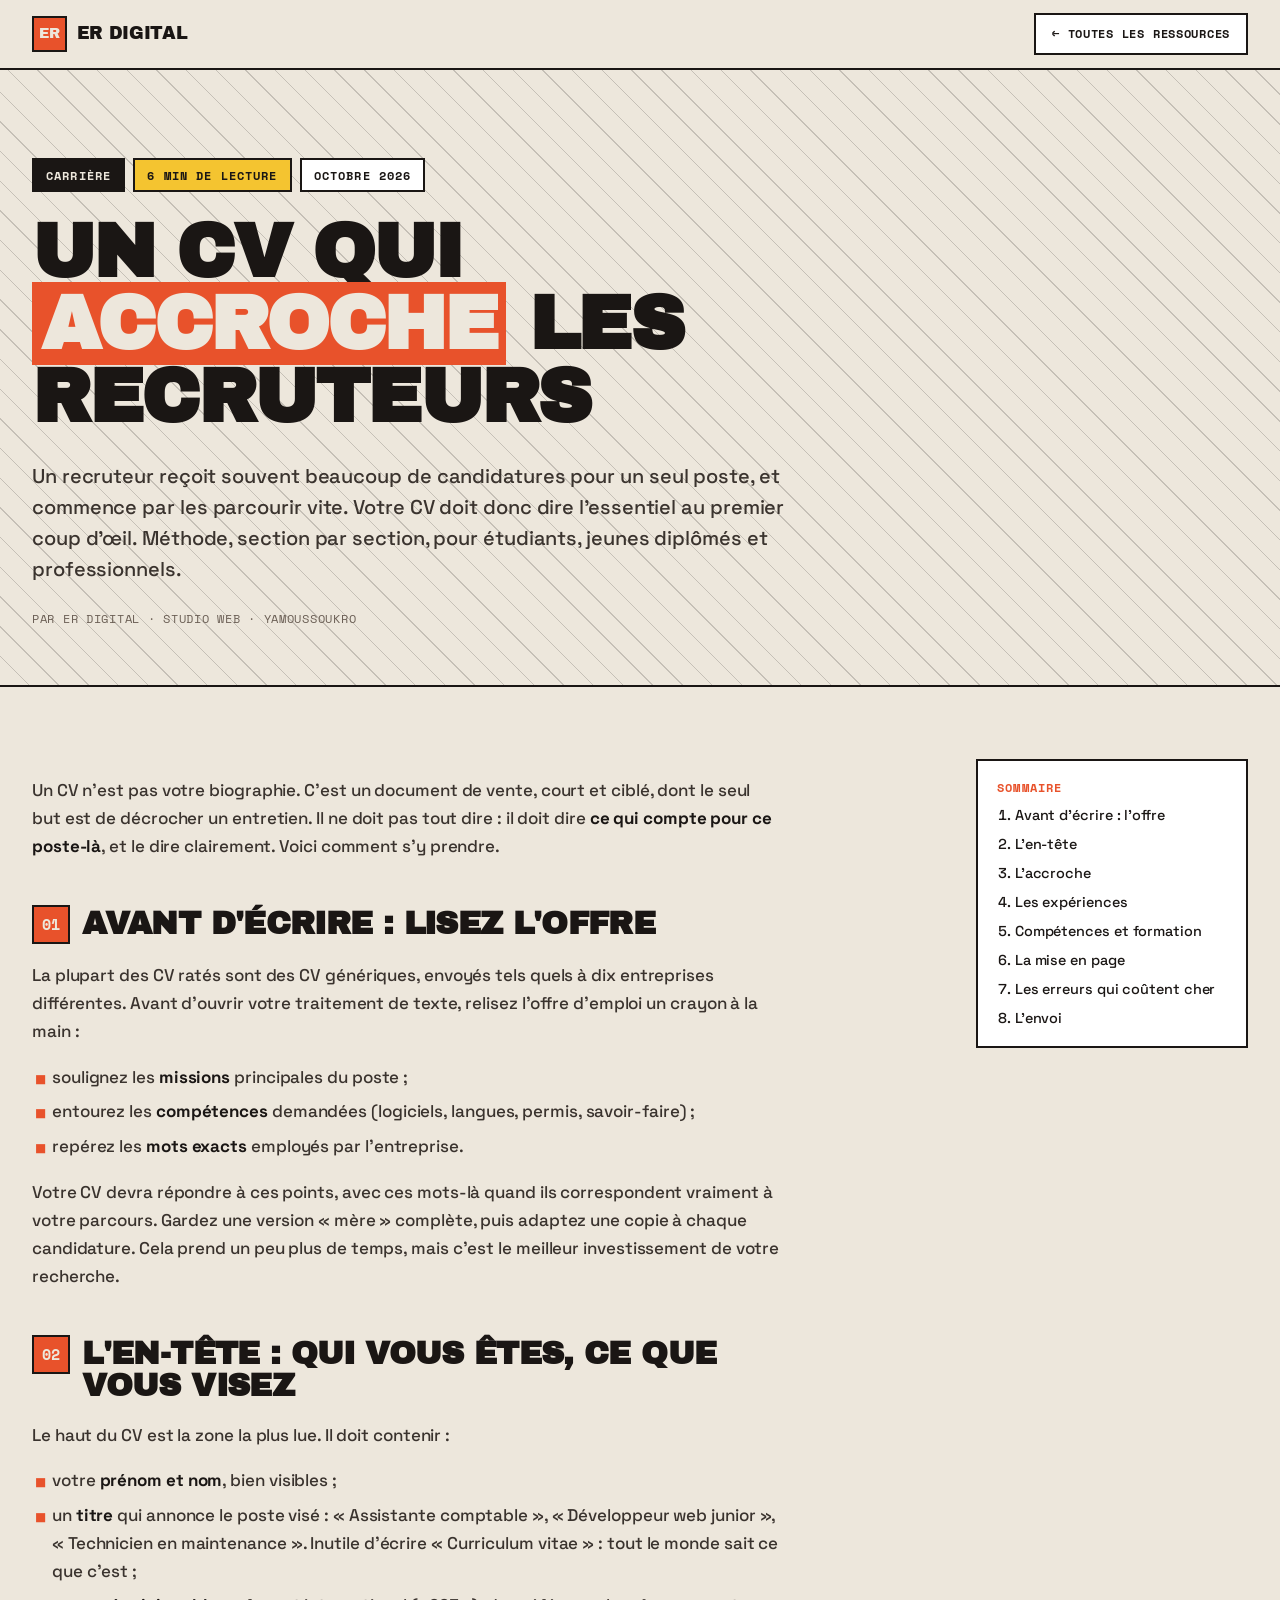
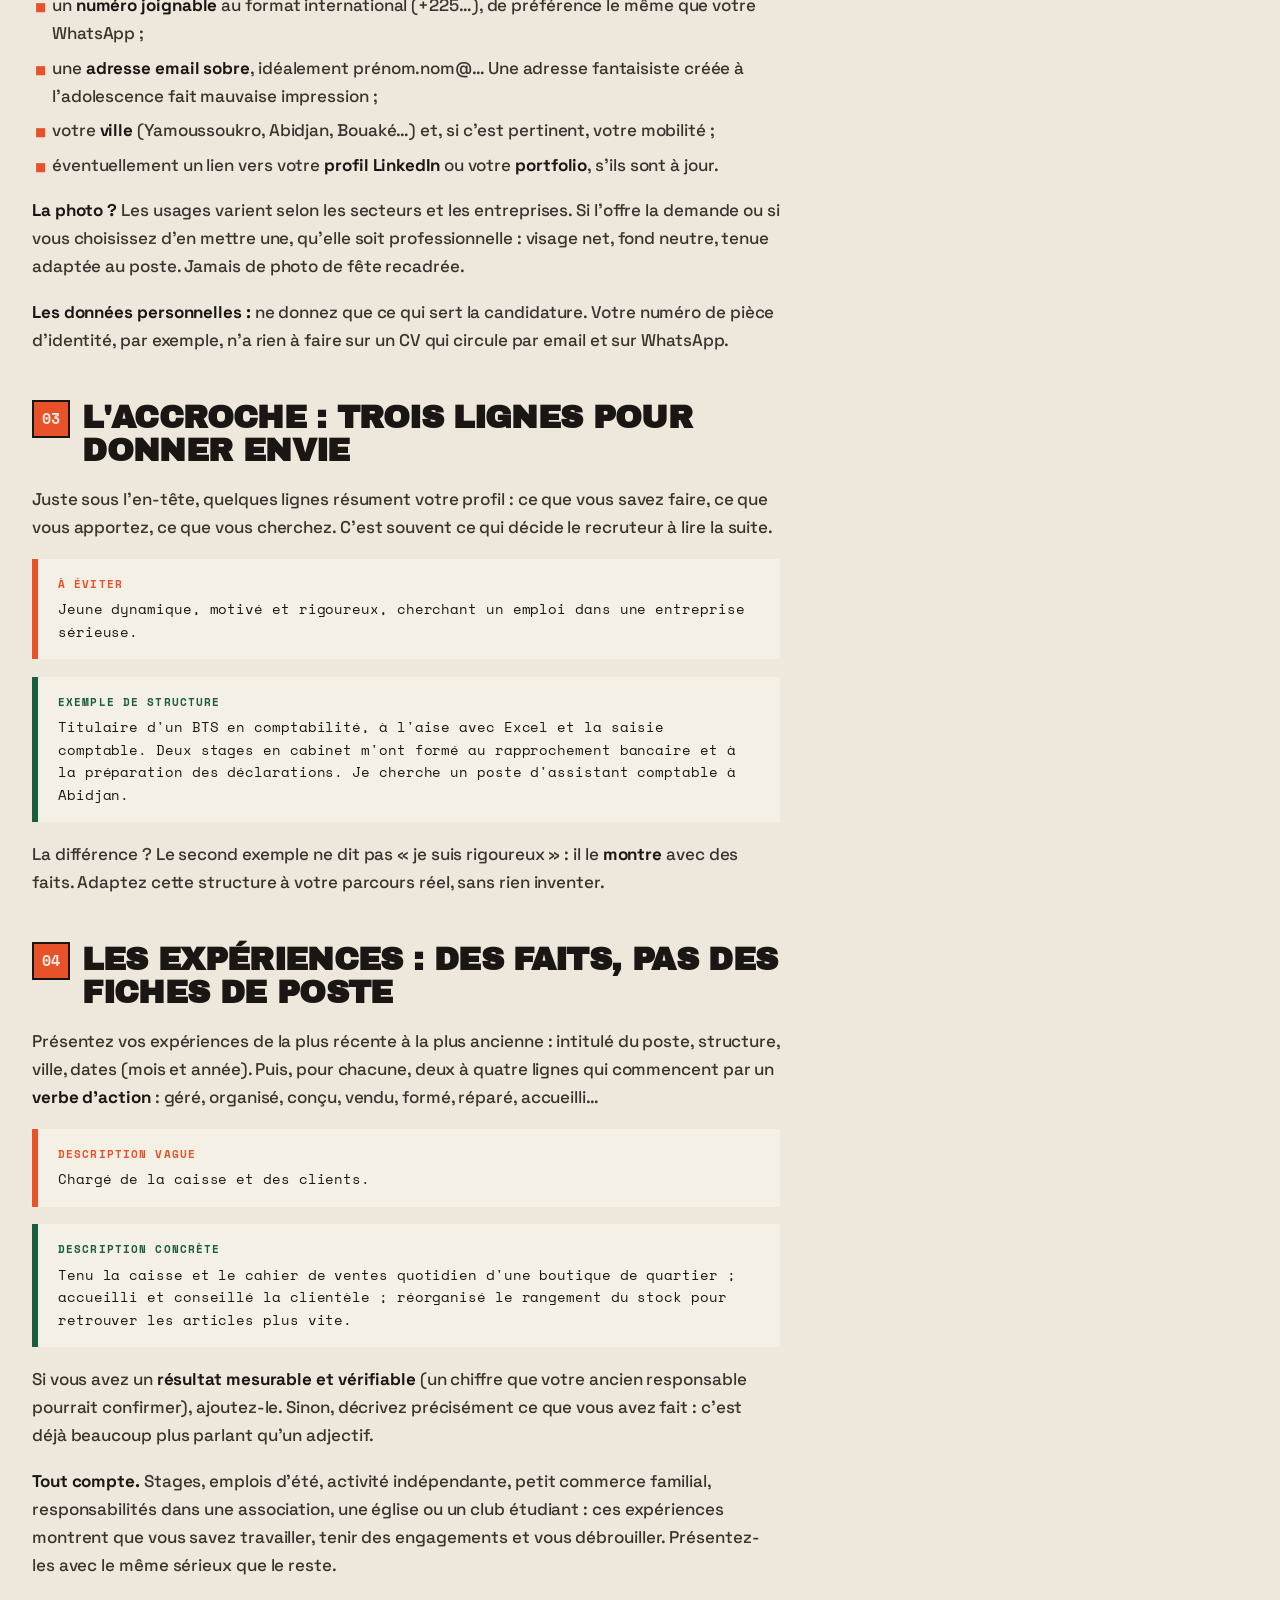
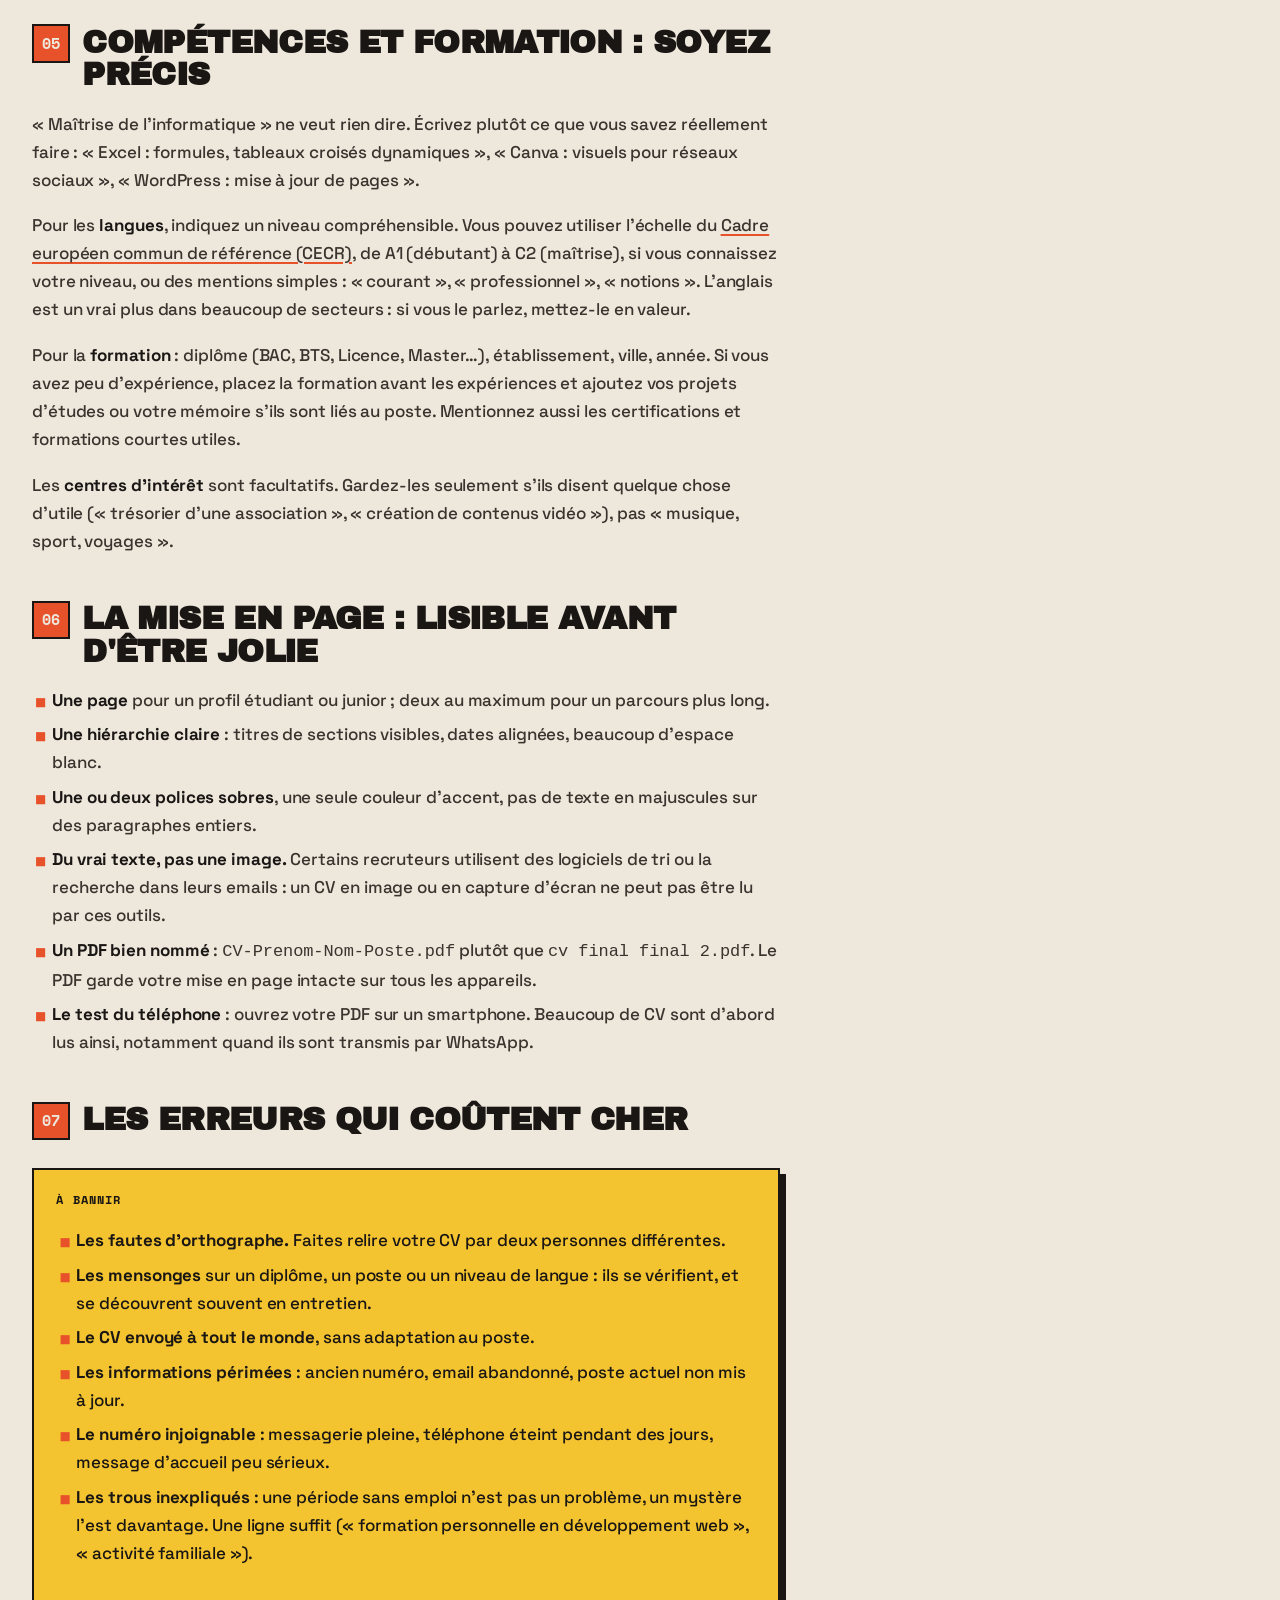
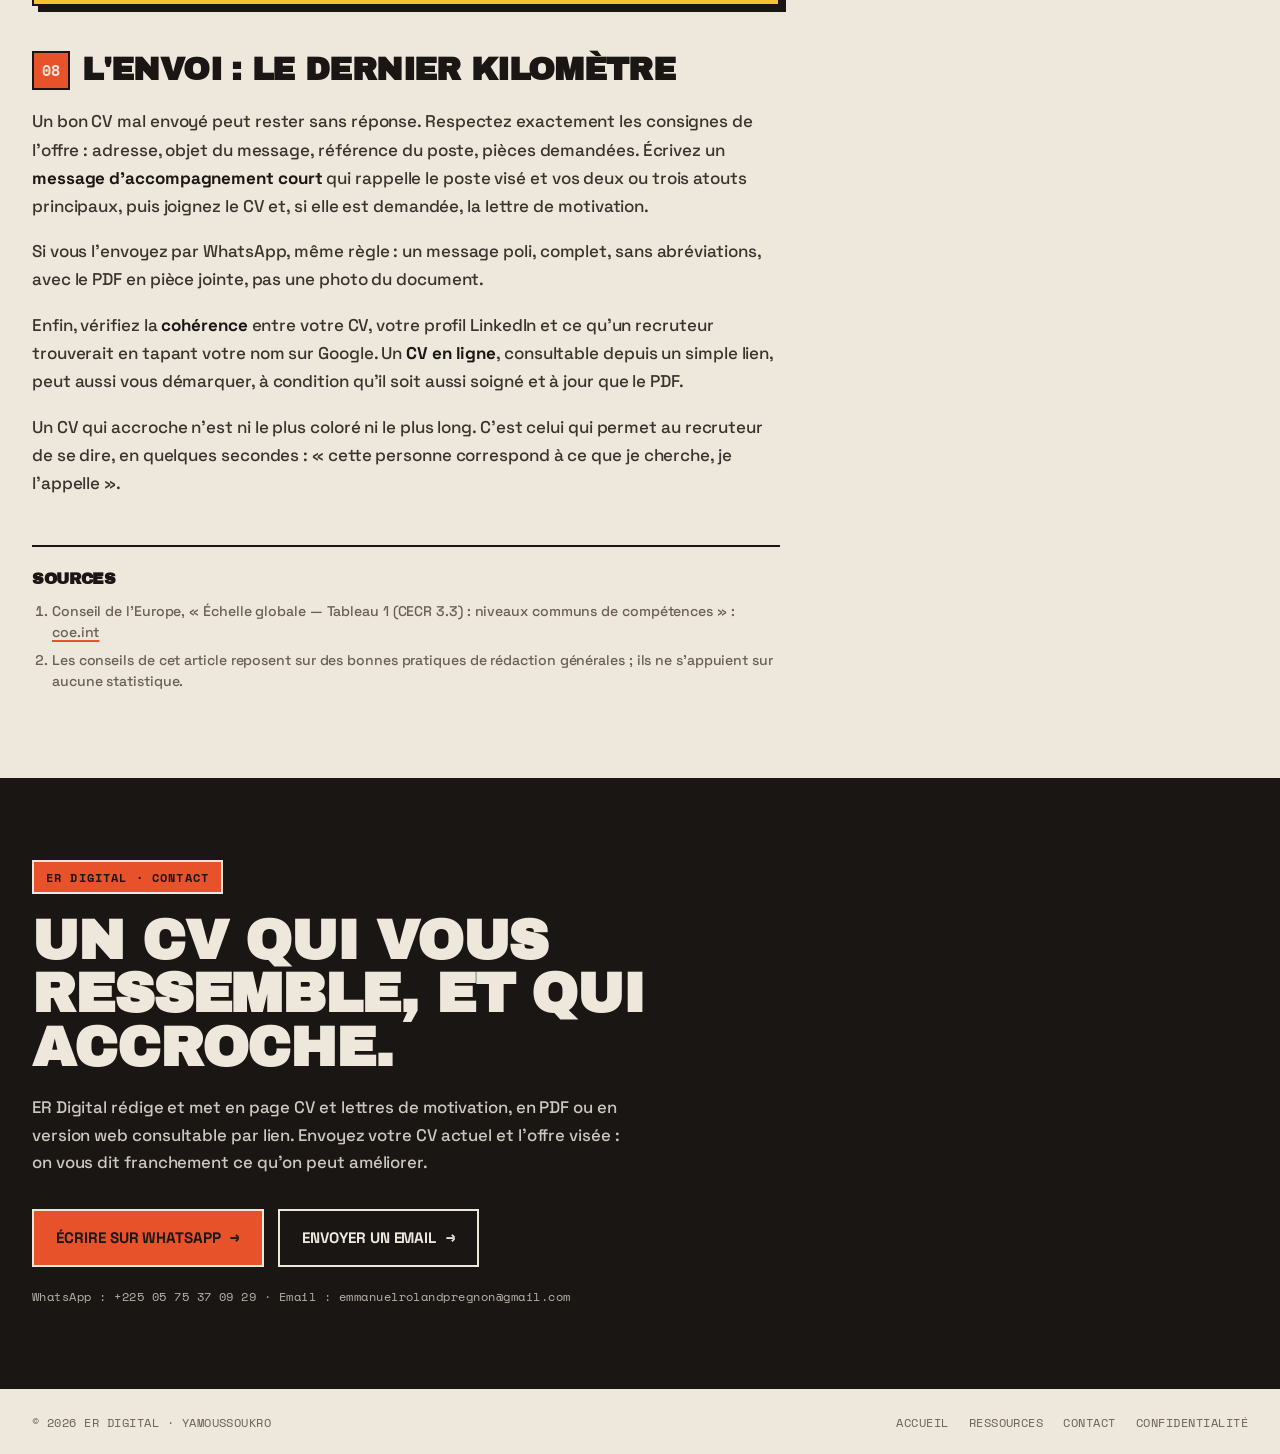
<file: ressources/cv-qui-accroche-les-recruteurs.html>
<!doctype html>
<html lang="fr" data-theme="light">
<head>
<meta charset="utf-8">
<meta name="viewport" content="width=device-width, initial-scale=1, viewport-fit=cover">
<title>Un CV qui accroche les recruteurs : méthode et erreurs à éviter | ER Digital</title>
<meta name="description" content="Rédiger un CV clair et convaincant : en-tête, accroche, expériences, compétences, mise en page, envoi. Les éléments clés et les erreurs à éviter.">
<link rel="canonical" href="https://emmanuelrolandpregnon-design.github.io/er-digital-/ressources/cv-qui-accroche-les-recruteurs.html">
<meta name="robots" content="index, follow">
<meta name="author" content="ER Digital">
<meta property="og:type" content="article">
<meta property="og:site_name" content="ER Digital">
<meta property="og:locale" content="fr_CI">
<meta property="og:url" content="https://emmanuelrolandpregnon-design.github.io/er-digital-/ressources/cv-qui-accroche-les-recruteurs.html">
<meta property="og:title" content="Un CV qui accroche les recruteurs">
<meta property="og:description" content="Les éléments clés à mettre en avant et les erreurs à éviter, section par section.">
<meta property="og:image" content="https://emmanuelrolandpregnon-design.github.io/er-digital-/og-image.png">
<meta property="og:image:width" content="1200">
<meta property="og:image:height" content="630">
<meta property="article:published_time" content="2026-10-07">
<meta property="article:section" content="Carrière">
<meta name="twitter:card" content="summary_large_image">
<meta name="twitter:title" content="Un CV qui accroche les recruteurs">
<meta name="twitter:description" content="Les éléments clés à mettre en avant et les erreurs à éviter, section par section.">
<meta name="twitter:image" content="https://emmanuelrolandpregnon-design.github.io/er-digital-/og-image.png">
<meta name="theme-color" content="#EDE7DC">
<link rel="icon" type="image/svg+xml" href="../favicon.svg">
<link rel="apple-touch-icon" href="../apple-touch-icon.png">
<link rel="preconnect" href="https://fonts.googleapis.com">
<link rel="preconnect" href="https://fonts.gstatic.com" crossorigin>
<link href="https://fonts.googleapis.com/css2?family=Archivo+Black&family=Space+Grotesk:wght@400;500;600;700&family=Space+Mono:wght@400;700&display=swap" rel="stylesheet">
<script>try{var t=localStorage.getItem("er-digital-theme");if(t==="dark"||t==="light")document.documentElement.setAttribute("data-theme",t);}catch(e){}</script>
<script type="application/ld+json">{"@context":"https://schema.org","@type":"Article","headline":"Un CV qui accroche les recruteurs","description":"Rédiger un CV clair et convaincant : en-tête, accroche, expériences, compétences, mise en page, envoi. Les éléments clés et les erreurs à éviter.","inLanguage":"fr","datePublished":"2026-10-07","wordCount":1206,"author":{"@type":"Organization","name":"ER Digital"},"publisher":{"@type":"Organization","name":"ER Digital","url":"https://emmanuelrolandpregnon-design.github.io/er-digital-/"},"mainEntityOfPage":"https://emmanuelrolandpregnon-design.github.io/er-digital-/ressources/cv-qui-accroche-les-recruteurs.html","image":"https://emmanuelrolandpregnon-design.github.io/er-digital-/og-image.png"}</script>
<style>
:root{--bg:#EDE7DC;--bg-2:#E3DBCB;--surface:#FFFFFF;--surface-2:#F5F0E6;--text:#1A1614;--text-soft:#3A332E;--muted:#6B5F55;--accent-1:#E8522B;--accent-2:#F4C430;--accent-3:#1B5E3F;--border:#1A1614;--border-soft:#1A161430;--focus:#E8522B;--font-display:'Archivo Black',ui-sans-serif,system-ui,sans-serif;--font-body:'Space Grotesk',ui-sans-serif,system-ui,sans-serif;--font-mono:'Space Mono',ui-monospace,SFMono-Regular,monospace;--gutter:clamp(1rem,3vw,2rem)}
[data-theme="dark"]{--bg:#1A1614;--bg-2:#24201D;--surface:#24201D;--surface-2:#2E2926;--text:#EDE7DC;--text-soft:#C9C0B3;--muted:#9A8E82;--border:#EDE7DC;--border-soft:#EDE7DC30;--focus:#F4C430}
*,*::before,*::after{box-sizing:border-box}
html{scroll-behavior:smooth;-webkit-text-size-adjust:100%}
body{margin:0;min-width:320px;background:var(--bg);color:var(--text);font-family:var(--font-body);font-size:1.0625rem;line-height:1.65;font-weight:500;letter-spacing:-0.005em;-webkit-font-smoothing:antialiased}
a{color:inherit}
a:focus-visible{outline:3px solid var(--focus);outline-offset:2px}
.skip-link{position:fixed;z-index:100;top:1rem;left:1rem;padding:.75rem 1rem;transform:translateY(-200%);background:var(--text);color:var(--bg);font-family:var(--font-mono);font-size:.8rem;font-weight:700;text-transform:uppercase;border:2px solid var(--border);text-decoration:none}
.skip-link:focus{transform:none}
.container{width:100%;max-width:1280px;margin-inline:auto;padding-inline:var(--gutter)}
.site-header{position:sticky;top:0;z-index:50;background:var(--bg);border-bottom:2px solid var(--border)}
.header-inner{display:flex;align-items:center;justify-content:space-between;gap:1rem;min-height:4.25rem}
.brand{display:inline-flex;align-items:center;gap:.6rem;font-family:var(--font-display);font-size:1.1rem;letter-spacing:-0.02em;text-transform:uppercase;text-decoration:none}
.brand-mark{width:2.2rem;height:2.2rem;display:grid;place-items:center;background:var(--accent-1);color:var(--bg);font-family:var(--font-display);font-size:.9rem;border:2px solid var(--border)}
[data-theme="dark"] .brand-mark{color:var(--text)}
.back{display:inline-flex;align-items:center;gap:.5rem;padding:.6rem 1rem;font-family:var(--font-mono);font-size:.75rem;font-weight:700;letter-spacing:.06em;text-transform:uppercase;text-decoration:none;border:2px solid var(--border);background:var(--surface);transition:all .15s ease}
.back:hover{background:var(--accent-2);transform:translate(-2px,-2px);box-shadow:4px 4px 0 var(--border)}
.article-hero{border-bottom:2px solid var(--border);padding:clamp(2.5rem,7vw,5.5rem) 0 clamp(2rem,5vw,3.5rem);background-image:repeating-linear-gradient(45deg,transparent,transparent 20px,var(--border-soft) 20px,var(--border-soft) 21px)}
.hero-box{max-width:60rem}
.meta{display:flex;flex-wrap:wrap;gap:.5rem;margin:0 0 1.5rem;padding:0;list-style:none;font-family:var(--font-mono);font-size:.72rem;font-weight:700;letter-spacing:.1em;text-transform:uppercase}
.meta li{padding:.35rem .75rem;border:2px solid var(--border);background:var(--surface)}
.meta li:first-child{background:var(--text);color:var(--bg)}
.meta li.hot{background:var(--accent-2);color:#1A1614}
h1,h2,h3{font-family:var(--font-display);font-weight:900;letter-spacing:-0.02em;color:var(--text);text-transform:uppercase;margin:0}
h1{font-size:clamp(2.1rem,6.2vw,4.75rem);line-height:.95;letter-spacing:-0.03em;max-width:18ch}
h1 em{font-style:normal;background:var(--accent-1);color:var(--bg);padding:0 .12em;-webkit-box-decoration-break:clone;box-decoration-break:clone}
[data-theme="dark"] h1 em{color:#1A1614}
.lead{margin:1.75rem 0 0;max-width:58ch;font-size:clamp(1.05rem,1.6vw,1.25rem);line-height:1.55;color:var(--text-soft)}
.byline{margin:1.5rem 0 0;font-family:var(--font-mono);font-size:.75rem;letter-spacing:.06em;text-transform:uppercase;color:var(--muted)}
.layout{display:grid;grid-template-columns:1fr;gap:2.5rem;padding-block:clamp(2.5rem,6vw,4.5rem)}
@media (min-width:1000px){.layout{grid-template-columns:minmax(0,1fr) 17rem;gap:4rem}}
.prose{max-width:68ch}
.prose>*+*{margin-top:1.1rem}
.prose h2{margin-top:3rem;font-size:clamp(1.45rem,3vw,2rem);line-height:1.02;display:flex;gap:.75rem;align-items:flex-start}
.prose h2 .n{flex:none;display:inline-grid;place-items:center;min-width:2.4rem;height:2.4rem;padding:0 .4rem;margin-top:-.15rem;background:var(--accent-1);color:var(--bg);border:2px solid var(--border);font-family:var(--font-mono);font-size:.95rem;letter-spacing:0}
[data-theme="dark"] .prose h2 .n{color:#1A1614}
.prose h3{margin-top:2rem;font-size:1.1rem;text-transform:none;letter-spacing:-0.01em}
.prose p,.prose li{color:var(--text-soft)}
.prose strong{color:var(--text);font-weight:700}
.prose a{text-decoration:underline;text-decoration-thickness:2px;text-underline-offset:3px;text-decoration-color:var(--accent-1)}
.prose a:hover{background:var(--accent-2);color:#1A1614}
.prose ul,.prose ol{padding-left:1.25rem}
.prose li+li{margin-top:.4rem}
.prose ul li::marker{content:"■  ";color:var(--accent-1);font-size:.7em}
.note{margin-top:1.75rem!important;padding:1.25rem 1.4rem;border:2px solid var(--border);background:var(--accent-2);color:#1A1614;box-shadow:6px 6px 0 var(--border)}
.note p,.note li{color:#1A1614}
.note .label,.box .label{display:block;margin-bottom:.4rem;font-family:var(--font-mono);font-size:.72rem;font-weight:700;letter-spacing:.1em;text-transform:uppercase}
.box{padding:1.25rem 1.4rem;border:2px solid var(--border);background:var(--surface)}
.box .label{color:var(--accent-1)}
.box ul{margin:.25rem 0 0}
.stat{display:grid;grid-template-columns:repeat(auto-fit,minmax(12rem,1fr));gap:1rem;margin-top:1.75rem!important}
.stat div{padding:1.1rem 1.25rem;border:2px solid var(--border);background:var(--surface)}
.stat b{display:block;font-family:var(--font-display);font-size:clamp(2rem,4vw,2.75rem);line-height:1;color:var(--accent-1)}
.stat span{display:block;margin-top:.5rem;font-size:.88rem;line-height:1.4;color:var(--text-soft)}
.stat small{display:block;margin-top:.4rem;font-family:var(--font-mono);font-size:.68rem;letter-spacing:.04em;text-transform:uppercase;color:var(--muted)}
.ex{font-family:var(--font-mono);font-size:.88rem;line-height:1.6;padding:1rem 1.25rem;border-left:6px solid var(--accent-3);background:var(--surface-2);color:var(--text)}
.ex .label{display:block;margin-bottom:.35rem;font-size:.7rem;font-weight:700;letter-spacing:.1em;text-transform:uppercase;color:var(--accent-3)}
[data-theme="dark"] .ex .label{color:var(--accent-2)}
.ex.bad{border-left-color:var(--accent-1)}.ex.bad .label{color:var(--accent-1)}
aside.toc{align-self:start;position:sticky;top:6rem;display:none}
@media (min-width:1000px){aside.toc{display:block}}
.toc .box{padding:1.1rem 1.2rem}
.toc ol{margin:.5rem 0 0;padding-left:1.1rem;font-size:.9rem;line-height:1.4}
.toc li+li{margin-top:.55rem}
.toc a{text-decoration:none}.toc a:hover{color:var(--accent-1)}
.sources{margin-top:3rem!important;padding-top:1.5rem;border-top:2px solid var(--border)}
.sources h2{font-size:1rem;margin:0 0 .75rem;display:block}
.sources ol{font-size:.88rem;line-height:1.5;padding-left:1.25rem}
.sources li{color:var(--muted)}
.cta{margin:0;border-top:2px solid var(--border);background:var(--text);color:var(--bg)}
.cta .container{padding-block:clamp(3rem,7vw,5rem)}
.cta .eyebrow{display:inline-block;margin-bottom:1.25rem;padding:.35rem .75rem;background:var(--accent-1);color:var(--text);font-family:var(--font-mono);font-size:.72rem;font-weight:700;letter-spacing:.1em;text-transform:uppercase;border:2px solid var(--bg)}
[data-theme="dark"] .cta .eyebrow{color:#1A1614}
.cta h2{color:var(--bg);font-size:clamp(1.9rem,5vw,3.5rem);line-height:.95;max-width:20ch}
.cta p{max-width:55ch;margin:1.25rem 0 0;color:var(--bg);opacity:.85;font-size:1.05rem}
.cta-actions{display:flex;flex-wrap:wrap;gap:.9rem;margin-top:2rem}
.btn{display:inline-flex;align-items:center;gap:.6rem;min-height:3.25rem;padding:.9rem 1.4rem;font-family:var(--font-body);font-size:.95rem;font-weight:700;text-transform:uppercase;text-decoration:none;border:2px solid var(--bg);transition:all .15s ease}
.btn::after{content:"→";font-family:var(--font-mono)}
.btn-wa{background:var(--accent-1);color:#1A1614}
.btn-wa:hover{transform:translate(-3px,-3px);box-shadow:6px 6px 0 var(--accent-2)}
.btn-mail{background:transparent;color:var(--bg)}
.btn-mail:hover{background:var(--bg);color:var(--text)}
.cta small{display:block;margin-top:1.25rem;font-family:var(--font-mono);font-size:.75rem;letter-spacing:.04em;opacity:.75}
.site-footer{border-top:2px solid var(--border);padding:1.5rem 0;font-family:var(--font-mono);font-size:.75rem;letter-spacing:.04em;text-transform:uppercase;color:var(--muted)}
.footer-inner{display:flex;flex-wrap:wrap;justify-content:space-between;gap:1rem}
.footer-inner nav{display:flex;flex-wrap:wrap;gap:1.25rem}
.footer-inner a{text-decoration:none}.footer-inner a:hover{color:var(--accent-1)}
@media (max-width:560px){.back .long{display:none}body{font-size:1rem}}
@media (prefers-reduced-motion:reduce){*{transition:none!important;scroll-behavior:auto!important}}
@media print{.site-header,.cta,.toc,.site-footer{display:none}}
</style>
</head>
<body>
<a class="skip-link" href="#article">Aller au contenu</a>
<header class="site-header">
  <div class="container header-inner">
    <a class="brand" href="../" aria-label="ER Digital — Accueil"><span class="brand-mark" aria-hidden="true">ER</span><span>ER Digital</span></a>
    <a class="back" href="../#ressources"><span aria-hidden="true">←</span> <span class="long">Toutes les </span>ressources</a>
  </div>
</header>
<main id="main">
  <section class="article-hero">
    <div class="container"><div class="hero-box">
      <ul class="meta" aria-label="Catégorie et temps de lecture"><li>Carrière</li><li class="hot">6 min de lecture</li><li>Octobre 2026</li></ul>
      <h1>Un CV qui <em>accroche</em> les recruteurs</h1>
      <p class="lead">Un recruteur reçoit souvent beaucoup de candidatures pour un seul poste, et commence par les parcourir vite. Votre CV doit donc dire l'essentiel au premier coup d'œil. Méthode, section par section, pour étudiants, jeunes diplômés et professionnels.</p>
      <p class="byline">Par ER Digital · Studio web · Yamoussoukro</p>
    </div></div>
  </section>
  <div class="container layout">
    <article class="prose" id="article">

<p>Un CV n'est pas votre biographie. C'est un document de vente, court et ciblé, dont le seul but est de décrocher un entretien. Il ne doit pas tout dire : il doit dire <strong>ce qui compte pour ce poste-là</strong>, et le dire clairement. Voici comment s'y prendre.</p>

<h2 id="avant"><span class="n">01</span>Avant d'écrire : lisez l'offre</h2>
<p>La plupart des CV ratés sont des CV génériques, envoyés tels quels à dix entreprises différentes. Avant d'ouvrir votre traitement de texte, relisez l'offre d'emploi un crayon à la main :</p>
<ul>
<li>soulignez les <strong>missions</strong> principales du poste ;</li>
<li>entourez les <strong>compétences</strong> demandées (logiciels, langues, permis, savoir-faire) ;</li>
<li>repérez les <strong>mots exacts</strong> employés par l'entreprise.</li>
</ul>
<p>Votre CV devra répondre à ces points, avec ces mots-là quand ils correspondent vraiment à votre parcours. Gardez une version « mère » complète, puis adaptez une copie à chaque candidature. Cela prend un peu plus de temps, mais c'est le meilleur investissement de votre recherche.</p>

<h2 id="entete"><span class="n">02</span>L'en-tête : qui vous êtes, ce que vous visez</h2>
<p>Le haut du CV est la zone la plus lue. Il doit contenir :</p>
<ul>
<li>votre <strong>prénom et nom</strong>, bien visibles ;</li>
<li>un <strong>titre</strong> qui annonce le poste visé : « Assistante comptable », « Développeur web junior », « Technicien en maintenance ». Inutile d'écrire « Curriculum vitae » : tout le monde sait ce que c'est ;</li>
<li>un <strong>numéro joignable</strong> au format international (+225…), de préférence le même que votre WhatsApp ;</li>
<li>une <strong>adresse email sobre</strong>, idéalement prénom.nom@… Une adresse fantaisiste créée à l'adolescence fait mauvaise impression ;</li>
<li>votre <strong>ville</strong> (Yamoussoukro, Abidjan, Bouaké…) et, si c'est pertinent, votre mobilité ;</li>
<li>éventuellement un lien vers votre <strong>profil LinkedIn</strong> ou votre <strong>portfolio</strong>, s'ils sont à jour.</li>
</ul>
<p><strong>La photo ?</strong> Les usages varient selon les secteurs et les entreprises. Si l'offre la demande ou si vous choisissez d'en mettre une, qu'elle soit professionnelle : visage net, fond neutre, tenue adaptée au poste. Jamais de photo de fête recadrée.</p>
<p><strong>Les données personnelles :</strong> ne donnez que ce qui sert la candidature. Votre numéro de pièce d'identité, par exemple, n'a rien à faire sur un CV qui circule par email et sur WhatsApp.</p>

<h2 id="accroche"><span class="n">03</span>L'accroche : trois lignes pour donner envie</h2>
<p>Juste sous l'en-tête, quelques lignes résument votre profil : ce que vous savez faire, ce que vous apportez, ce que vous cherchez. C'est souvent ce qui décide le recruteur à lire la suite.</p>
<div class="ex bad"><span class="label">À éviter</span>Jeune dynamique, motivé et rigoureux, cherchant un emploi dans une entreprise sérieuse.</div>
<div class="ex"><span class="label">Exemple de structure</span>Titulaire d'un BTS en comptabilité, à l'aise avec Excel et la saisie comptable. Deux stages en cabinet m'ont formé au rapprochement bancaire et à la préparation des déclarations. Je cherche un poste d'assistant comptable à Abidjan.</div>
<p>La différence ? Le second exemple ne dit pas « je suis rigoureux » : il le <strong>montre</strong> avec des faits. Adaptez cette structure à votre parcours réel, sans rien inventer.</p>

<h2 id="experiences"><span class="n">04</span>Les expériences : des faits, pas des fiches de poste</h2>
<p>Présentez vos expériences de la plus récente à la plus ancienne : intitulé du poste, structure, ville, dates (mois et année). Puis, pour chacune, deux à quatre lignes qui commencent par un <strong>verbe d'action</strong> : géré, organisé, conçu, vendu, formé, réparé, accueilli…</p>
<div class="ex bad"><span class="label">Description vague</span>Chargé de la caisse et des clients.</div>
<div class="ex"><span class="label">Description concrète</span>Tenu la caisse et le cahier de ventes quotidien d'une boutique de quartier ; accueilli et conseillé la clientèle ; réorganisé le rangement du stock pour retrouver les articles plus vite.</div>
<p>Si vous avez un <strong>résultat mesurable et vérifiable</strong> (un chiffre que votre ancien responsable pourrait confirmer), ajoutez-le. Sinon, décrivez précisément ce que vous avez fait : c'est déjà beaucoup plus parlant qu'un adjectif.</p>
<p><strong>Tout compte.</strong> Stages, emplois d'été, activité indépendante, petit commerce familial, responsabilités dans une association, une église ou un club étudiant : ces expériences montrent que vous savez travailler, tenir des engagements et vous débrouiller. Présentez-les avec le même sérieux que le reste.</p>

<h2 id="competences"><span class="n">05</span>Compétences et formation : soyez précis</h2>
<p>« Maîtrise de l'informatique » ne veut rien dire. Écrivez plutôt ce que vous savez réellement faire : « Excel : formules, tableaux croisés dynamiques », « Canva : visuels pour réseaux sociaux », « WordPress : mise à jour de pages ».</p>
<p>Pour les <strong>langues</strong>, indiquez un niveau compréhensible. Vous pouvez utiliser l'échelle du <a href="https://www.coe.int/fr/web/common-european-framework-reference-languages/table-1-cefr-3.3-common-reference-levels-global-scale" target="_blank" rel="noopener">Cadre européen commun de référence (CECR)</a>, de A1 (débutant) à C2 (maîtrise), si vous connaissez votre niveau, ou des mentions simples : « courant », « professionnel », « notions ». L'anglais est un vrai plus dans beaucoup de secteurs : si vous le parlez, mettez-le en valeur.</p>
<p>Pour la <strong>formation</strong> : diplôme (BAC, BTS, Licence, Master…), établissement, ville, année. Si vous avez peu d'expérience, placez la formation avant les expériences et ajoutez vos projets d'études ou votre mémoire s'ils sont liés au poste. Mentionnez aussi les certifications et formations courtes utiles.</p>
<p>Les <strong>centres d'intérêt</strong> sont facultatifs. Gardez-les seulement s'ils disent quelque chose d'utile (« trésorier d'une association », « création de contenus vidéo »), pas « musique, sport, voyages ».</p>

<h2 id="mise-en-page"><span class="n">06</span>La mise en page : lisible avant d'être jolie</h2>
<ul>
<li><strong>Une page</strong> pour un profil étudiant ou junior ; deux au maximum pour un parcours plus long.</li>
<li><strong>Une hiérarchie claire</strong> : titres de sections visibles, dates alignées, beaucoup d'espace blanc.</li>
<li><strong>Une ou deux polices sobres</strong>, une seule couleur d'accent, pas de texte en majuscules sur des paragraphes entiers.</li>
<li><strong>Du vrai texte, pas une image.</strong> Certains recruteurs utilisent des logiciels de tri ou la recherche dans leurs emails : un CV en image ou en capture d'écran ne peut pas être lu par ces outils.</li>
<li><strong>Un PDF bien nommé</strong> : <code>CV-Prenom-Nom-Poste.pdf</code> plutôt que <code>cv final final 2.pdf</code>. Le PDF garde votre mise en page intacte sur tous les appareils.</li>
<li><strong>Le test du téléphone</strong> : ouvrez votre PDF sur un smartphone. Beaucoup de CV sont d'abord lus ainsi, notamment quand ils sont transmis par WhatsApp.</li>
</ul>

<h2 id="erreurs"><span class="n">07</span>Les erreurs qui coûtent cher</h2>
<div class="note"><span class="label">À bannir</span>
<ul>
<li><strong>Les fautes d'orthographe.</strong> Faites relire votre CV par deux personnes différentes.</li>
<li><strong>Les mensonges</strong> sur un diplôme, un poste ou un niveau de langue : ils se vérifient, et se découvrent souvent en entretien.</li>
<li><strong>Le CV envoyé à tout le monde</strong>, sans adaptation au poste.</li>
<li><strong>Les informations périmées</strong> : ancien numéro, email abandonné, poste actuel non mis à jour.</li>
<li><strong>Le numéro injoignable</strong> : messagerie pleine, téléphone éteint pendant des jours, message d'accueil peu sérieux.</li>
<li><strong>Les trous inexpliqués</strong> : une période sans emploi n'est pas un problème, un mystère l'est davantage. Une ligne suffit (« formation personnelle en développement web », « activité familiale »).</li>
</ul></div>

<h2 id="envoi"><span class="n">08</span>L'envoi : le dernier kilomètre</h2>
<p>Un bon CV mal envoyé peut rester sans réponse. Respectez exactement les consignes de l'offre : adresse, objet du message, référence du poste, pièces demandées. Écrivez un <strong>message d'accompagnement court</strong> qui rappelle le poste visé et vos deux ou trois atouts principaux, puis joignez le CV et, si elle est demandée, la lettre de motivation.</p>
<p>Si vous l'envoyez par WhatsApp, même règle : un message poli, complet, sans abréviations, avec le PDF en pièce jointe, pas une photo du document.</p>
<p>Enfin, vérifiez la <strong>cohérence</strong> entre votre CV, votre profil LinkedIn et ce qu'un recruteur trouverait en tapant votre nom sur Google. Un <strong>CV en ligne</strong>, consultable depuis un simple lien, peut aussi vous démarquer, à condition qu'il soit aussi soigné et à jour que le PDF.</p>
<p>Un CV qui accroche n'est ni le plus coloré ni le plus long. C'est celui qui permet au recruteur de se dire, en quelques secondes : « cette personne correspond à ce que je cherche, je l'appelle ».</p>

      <section class="sources" aria-labelledby="sources-title">
        <h2 id="sources-title">Sources</h2>
        <ol><li>Conseil de l'Europe, « Échelle globale — Tableau 1 (CECR 3.3) : niveaux communs de compétences » : <a href="https://www.coe.int/fr/web/common-european-framework-reference-languages/table-1-cefr-3.3-common-reference-levels-global-scale" target="_blank" rel="noopener">coe.int</a></li><li>Les conseils de cet article reposent sur des bonnes pratiques de rédaction générales ; ils ne s'appuient sur aucune statistique.</li></ol>
      </section>
    </article>
    <aside class="toc" aria-label="Sommaire"><div class="box"><span class="label">Sommaire</span><ol><li><a href="#avant">Avant d&#x27;écrire : l&#x27;offre</a></li><li><a href="#entete">L&#x27;en-tête</a></li><li><a href="#accroche">L&#x27;accroche</a></li><li><a href="#experiences">Les expériences</a></li><li><a href="#competences">Compétences et formation</a></li><li><a href="#mise-en-page">La mise en page</a></li><li><a href="#erreurs">Les erreurs qui coûtent cher</a></li><li><a href="#envoi">L&#x27;envoi</a></li></ol></div></aside>
  </div>
  <section class="cta" aria-labelledby="cta-title">
    <div class="container">
      <span class="eyebrow">ER Digital · Contact</span>
      <h2 id="cta-title">Un CV qui vous ressemble, et qui accroche.</h2>
      <p>ER Digital rédige et met en page CV et lettres de motivation, en PDF ou en version web consultable par lien. Envoyez votre CV actuel et l'offre visée : on vous dit franchement ce qu'on peut améliorer.</p>
      <div class="cta-actions">
        <a class="btn btn-wa" href="https://wa.me/2250575370929?text=Bonjour%20ER%20Digital%2C%20j%27ai%20lu%20votre%20article%20sur%20le%20CV%20et%20je%20voudrais%20de%20l%27aide%20pour%20am%C3%A9liorer%20le%20mien." target="_blank" rel="noopener noreferrer">Écrire sur WhatsApp</a>
        <a class="btn btn-mail" href="mailto:emmanuelrolandpregnon@gmail.com?subject=Refonte%20de%20mon%20CV%20%28article%20%C2%AB%20Un%20CV%20qui%20accroche%20%C2%BB%29">Envoyer un email</a>
      </div>
      <small>WhatsApp : +225 05 75 37 09 29 · Email : emmanuelrolandpregnon@gmail.com</small>
    </div>
  </section>
</main>
<footer class="site-footer">
  <div class="container footer-inner">
    <span>© 2026 ER Digital · Yamoussoukro</span>
    <nav aria-label="Liens utiles"><a href="../">Accueil</a><a href="../#ressources">Ressources</a><a href="../#contact">Contact</a><a href="../confidentialite.html">Confidentialité</a></nav>
  </div>
</footer>
</body>
</html>
</file>
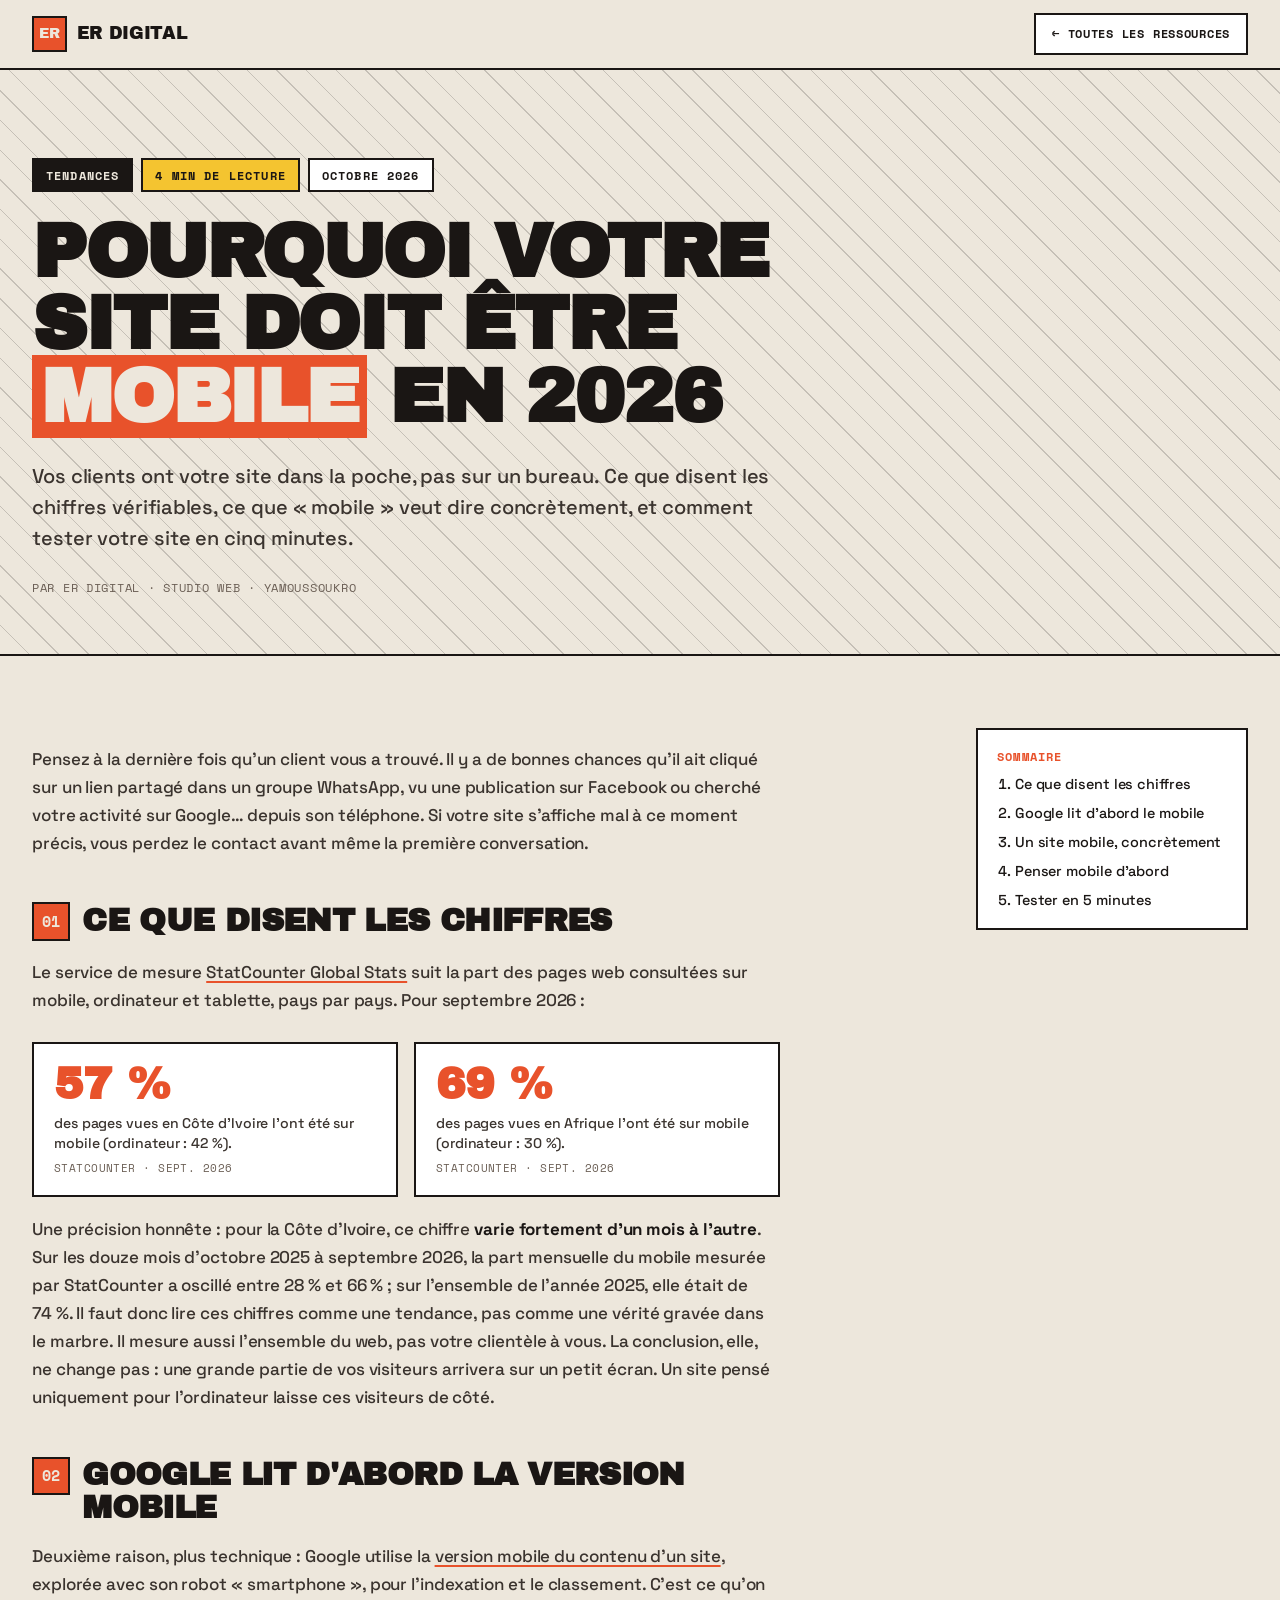
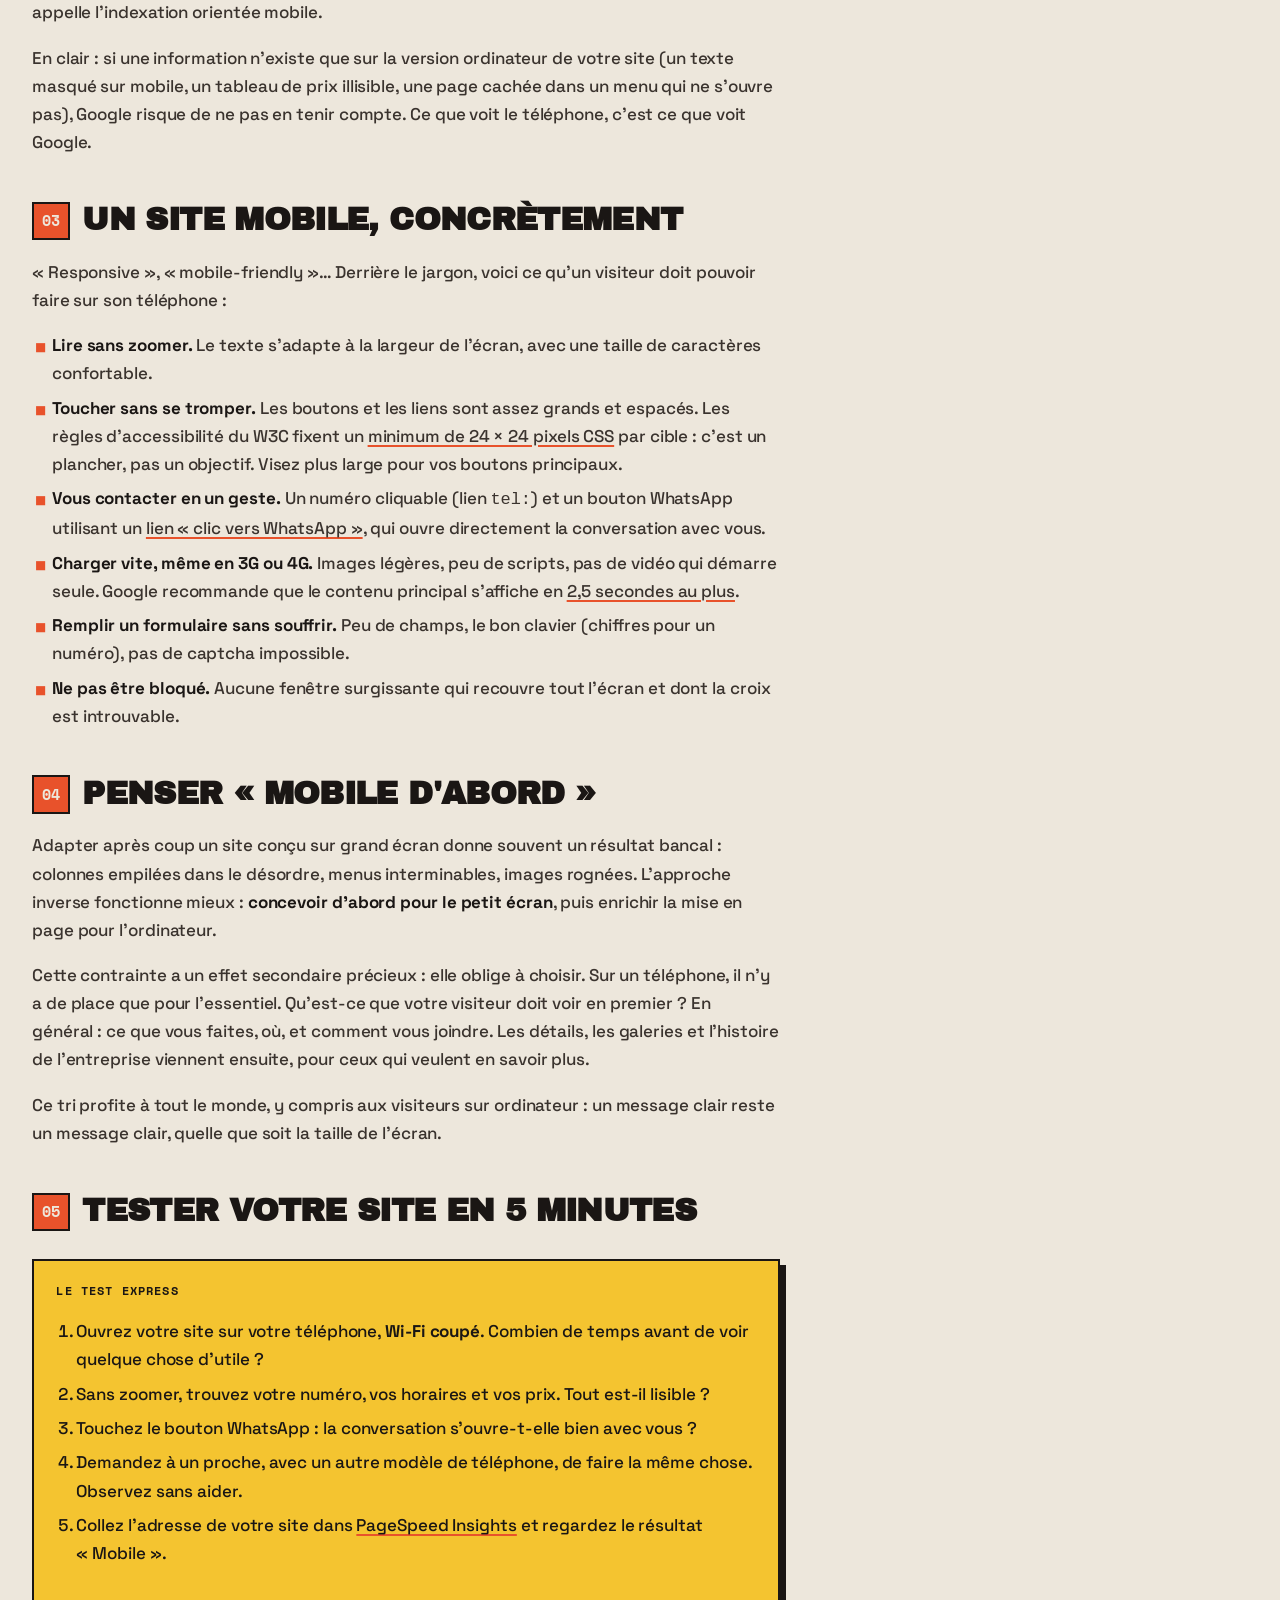
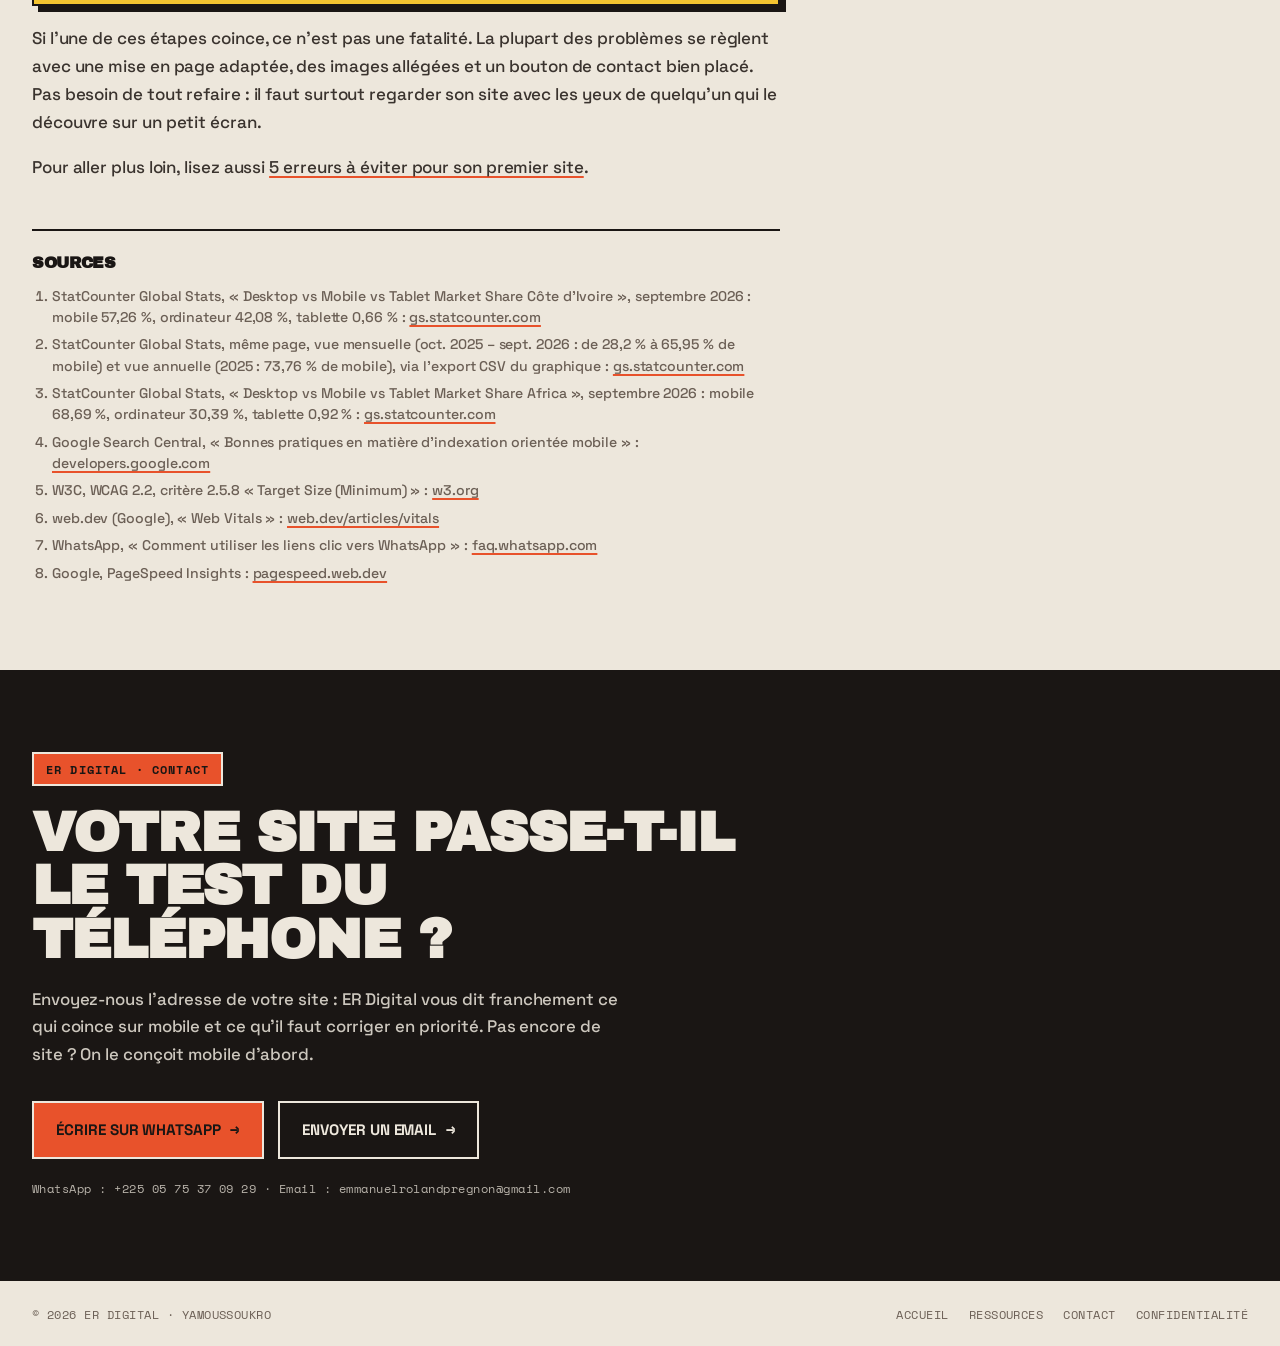
<file: ressources/site-mobile-2026.html>
<!doctype html>
<html lang="fr" data-theme="light">
<head>
<meta charset="utf-8">
<meta name="viewport" content="width=device-width, initial-scale=1, viewport-fit=cover">
<title>Pourquoi votre site doit être mobile en 2026 | ER Digital</title>
<meta name="description" content="57 % des pages web vues en Côte d&#x27;Ivoire en septembre 2026 l&#x27;ont été sur mobile (StatCounter). Ce qu&#x27;un site mobile doit faire, et comment tester le vôtre.">
<link rel="canonical" href="https://emmanuelrolandpregnon-design.github.io/er-digital-/ressources/site-mobile-2026.html">
<meta name="robots" content="index, follow">
<meta name="author" content="ER Digital">
<meta property="og:type" content="article">
<meta property="og:site_name" content="ER Digital">
<meta property="og:locale" content="fr_CI">
<meta property="og:url" content="https://emmanuelrolandpregnon-design.github.io/er-digital-/ressources/site-mobile-2026.html">
<meta property="og:title" content="Pourquoi votre site doit être mobile en 2026">
<meta property="og:description" content="En septembre 2026, 57 % des pages web vues en Côte d&#x27;Ivoire l&#x27;ont été sur mobile. Voici comment en profiter.">
<meta property="og:image" content="https://emmanuelrolandpregnon-design.github.io/er-digital-/og-image.png">
<meta property="og:image:width" content="1200">
<meta property="og:image:height" content="630">
<meta property="article:published_time" content="2026-10-07">
<meta property="article:section" content="Tendances">
<meta name="twitter:card" content="summary_large_image">
<meta name="twitter:title" content="Pourquoi votre site doit être mobile en 2026">
<meta name="twitter:description" content="En septembre 2026, 57 % des pages web vues en Côte d&#x27;Ivoire l&#x27;ont été sur mobile. Voici comment en profiter.">
<meta name="twitter:image" content="https://emmanuelrolandpregnon-design.github.io/er-digital-/og-image.png">
<meta name="theme-color" content="#EDE7DC">
<link rel="icon" type="image/svg+xml" href="../favicon.svg">
<link rel="apple-touch-icon" href="../apple-touch-icon.png">
<link rel="preconnect" href="https://fonts.googleapis.com">
<link rel="preconnect" href="https://fonts.gstatic.com" crossorigin>
<link href="https://fonts.googleapis.com/css2?family=Archivo+Black&family=Space+Grotesk:wght@400;500;600;700&family=Space+Mono:wght@400;700&display=swap" rel="stylesheet">
<script>try{var t=localStorage.getItem("er-digital-theme");if(t==="dark"||t==="light")document.documentElement.setAttribute("data-theme",t);}catch(e){}</script>
<script type="application/ld+json">{"@context":"https://schema.org","@type":"Article","headline":"Pourquoi votre site doit être mobile en 2026","description":"57 % des pages web vues en Côte d'Ivoire en septembre 2026 l'ont été sur mobile (StatCounter). Ce qu'un site mobile doit faire, et comment tester le vôtre.","inLanguage":"fr","datePublished":"2026-10-07","wordCount":800,"author":{"@type":"Organization","name":"ER Digital"},"publisher":{"@type":"Organization","name":"ER Digital","url":"https://emmanuelrolandpregnon-design.github.io/er-digital-/"},"mainEntityOfPage":"https://emmanuelrolandpregnon-design.github.io/er-digital-/ressources/site-mobile-2026.html","image":"https://emmanuelrolandpregnon-design.github.io/er-digital-/og-image.png"}</script>
<style>
:root{--bg:#EDE7DC;--bg-2:#E3DBCB;--surface:#FFFFFF;--surface-2:#F5F0E6;--text:#1A1614;--text-soft:#3A332E;--muted:#6B5F55;--accent-1:#E8522B;--accent-2:#F4C430;--accent-3:#1B5E3F;--border:#1A1614;--border-soft:#1A161430;--focus:#E8522B;--font-display:'Archivo Black',ui-sans-serif,system-ui,sans-serif;--font-body:'Space Grotesk',ui-sans-serif,system-ui,sans-serif;--font-mono:'Space Mono',ui-monospace,SFMono-Regular,monospace;--gutter:clamp(1rem,3vw,2rem)}
[data-theme="dark"]{--bg:#1A1614;--bg-2:#24201D;--surface:#24201D;--surface-2:#2E2926;--text:#EDE7DC;--text-soft:#C9C0B3;--muted:#9A8E82;--border:#EDE7DC;--border-soft:#EDE7DC30;--focus:#F4C430}
*,*::before,*::after{box-sizing:border-box}
html{scroll-behavior:smooth;-webkit-text-size-adjust:100%}
body{margin:0;min-width:320px;background:var(--bg);color:var(--text);font-family:var(--font-body);font-size:1.0625rem;line-height:1.65;font-weight:500;letter-spacing:-0.005em;-webkit-font-smoothing:antialiased}
a{color:inherit}
a:focus-visible{outline:3px solid var(--focus);outline-offset:2px}
.skip-link{position:fixed;z-index:100;top:1rem;left:1rem;padding:.75rem 1rem;transform:translateY(-200%);background:var(--text);color:var(--bg);font-family:var(--font-mono);font-size:.8rem;font-weight:700;text-transform:uppercase;border:2px solid var(--border);text-decoration:none}
.skip-link:focus{transform:none}
.container{width:100%;max-width:1280px;margin-inline:auto;padding-inline:var(--gutter)}
.site-header{position:sticky;top:0;z-index:50;background:var(--bg);border-bottom:2px solid var(--border)}
.header-inner{display:flex;align-items:center;justify-content:space-between;gap:1rem;min-height:4.25rem}
.brand{display:inline-flex;align-items:center;gap:.6rem;font-family:var(--font-display);font-size:1.1rem;letter-spacing:-0.02em;text-transform:uppercase;text-decoration:none}
.brand-mark{width:2.2rem;height:2.2rem;display:grid;place-items:center;background:var(--accent-1);color:var(--bg);font-family:var(--font-display);font-size:.9rem;border:2px solid var(--border)}
[data-theme="dark"] .brand-mark{color:var(--text)}
.back{display:inline-flex;align-items:center;gap:.5rem;padding:.6rem 1rem;font-family:var(--font-mono);font-size:.75rem;font-weight:700;letter-spacing:.06em;text-transform:uppercase;text-decoration:none;border:2px solid var(--border);background:var(--surface);transition:all .15s ease}
.back:hover{background:var(--accent-2);transform:translate(-2px,-2px);box-shadow:4px 4px 0 var(--border)}
.article-hero{border-bottom:2px solid var(--border);padding:clamp(2.5rem,7vw,5.5rem) 0 clamp(2rem,5vw,3.5rem);background-image:repeating-linear-gradient(45deg,transparent,transparent 20px,var(--border-soft) 20px,var(--border-soft) 21px)}
.hero-box{max-width:60rem}
.meta{display:flex;flex-wrap:wrap;gap:.5rem;margin:0 0 1.5rem;padding:0;list-style:none;font-family:var(--font-mono);font-size:.72rem;font-weight:700;letter-spacing:.1em;text-transform:uppercase}
.meta li{padding:.35rem .75rem;border:2px solid var(--border);background:var(--surface)}
.meta li:first-child{background:var(--text);color:var(--bg)}
.meta li.hot{background:var(--accent-2);color:#1A1614}
h1,h2,h3{font-family:var(--font-display);font-weight:900;letter-spacing:-0.02em;color:var(--text);text-transform:uppercase;margin:0}
h1{font-size:clamp(2.1rem,6.2vw,4.75rem);line-height:.95;letter-spacing:-0.03em;max-width:18ch}
h1 em{font-style:normal;background:var(--accent-1);color:var(--bg);padding:0 .12em;-webkit-box-decoration-break:clone;box-decoration-break:clone}
[data-theme="dark"] h1 em{color:#1A1614}
.lead{margin:1.75rem 0 0;max-width:58ch;font-size:clamp(1.05rem,1.6vw,1.25rem);line-height:1.55;color:var(--text-soft)}
.byline{margin:1.5rem 0 0;font-family:var(--font-mono);font-size:.75rem;letter-spacing:.06em;text-transform:uppercase;color:var(--muted)}
.layout{display:grid;grid-template-columns:1fr;gap:2.5rem;padding-block:clamp(2.5rem,6vw,4.5rem)}
@media (min-width:1000px){.layout{grid-template-columns:minmax(0,1fr) 17rem;gap:4rem}}
.prose{max-width:68ch}
.prose>*+*{margin-top:1.1rem}
.prose h2{margin-top:3rem;font-size:clamp(1.45rem,3vw,2rem);line-height:1.02;display:flex;gap:.75rem;align-items:flex-start}
.prose h2 .n{flex:none;display:inline-grid;place-items:center;min-width:2.4rem;height:2.4rem;padding:0 .4rem;margin-top:-.15rem;background:var(--accent-1);color:var(--bg);border:2px solid var(--border);font-family:var(--font-mono);font-size:.95rem;letter-spacing:0}
[data-theme="dark"] .prose h2 .n{color:#1A1614}
.prose h3{margin-top:2rem;font-size:1.1rem;text-transform:none;letter-spacing:-0.01em}
.prose p,.prose li{color:var(--text-soft)}
.prose strong{color:var(--text);font-weight:700}
.prose a{text-decoration:underline;text-decoration-thickness:2px;text-underline-offset:3px;text-decoration-color:var(--accent-1)}
.prose a:hover{background:var(--accent-2);color:#1A1614}
.prose ul,.prose ol{padding-left:1.25rem}
.prose li+li{margin-top:.4rem}
.prose ul li::marker{content:"■  ";color:var(--accent-1);font-size:.7em}
.note{margin-top:1.75rem!important;padding:1.25rem 1.4rem;border:2px solid var(--border);background:var(--accent-2);color:#1A1614;box-shadow:6px 6px 0 var(--border)}
.note p,.note li{color:#1A1614}
.note .label,.box .label{display:block;margin-bottom:.4rem;font-family:var(--font-mono);font-size:.72rem;font-weight:700;letter-spacing:.1em;text-transform:uppercase}
.box{padding:1.25rem 1.4rem;border:2px solid var(--border);background:var(--surface)}
.box .label{color:var(--accent-1)}
.box ul{margin:.25rem 0 0}
.stat{display:grid;grid-template-columns:repeat(auto-fit,minmax(12rem,1fr));gap:1rem;margin-top:1.75rem!important}
.stat div{padding:1.1rem 1.25rem;border:2px solid var(--border);background:var(--surface)}
.stat b{display:block;font-family:var(--font-display);font-size:clamp(2rem,4vw,2.75rem);line-height:1;color:var(--accent-1)}
.stat span{display:block;margin-top:.5rem;font-size:.88rem;line-height:1.4;color:var(--text-soft)}
.stat small{display:block;margin-top:.4rem;font-family:var(--font-mono);font-size:.68rem;letter-spacing:.04em;text-transform:uppercase;color:var(--muted)}
.ex{font-family:var(--font-mono);font-size:.88rem;line-height:1.6;padding:1rem 1.25rem;border-left:6px solid var(--accent-3);background:var(--surface-2);color:var(--text)}
.ex .label{display:block;margin-bottom:.35rem;font-size:.7rem;font-weight:700;letter-spacing:.1em;text-transform:uppercase;color:var(--accent-3)}
[data-theme="dark"] .ex .label{color:var(--accent-2)}
.ex.bad{border-left-color:var(--accent-1)}.ex.bad .label{color:var(--accent-1)}
aside.toc{align-self:start;position:sticky;top:6rem;display:none}
@media (min-width:1000px){aside.toc{display:block}}
.toc .box{padding:1.1rem 1.2rem}
.toc ol{margin:.5rem 0 0;padding-left:1.1rem;font-size:.9rem;line-height:1.4}
.toc li+li{margin-top:.55rem}
.toc a{text-decoration:none}.toc a:hover{color:var(--accent-1)}
.sources{margin-top:3rem!important;padding-top:1.5rem;border-top:2px solid var(--border)}
.sources h2{font-size:1rem;margin:0 0 .75rem;display:block}
.sources ol{font-size:.88rem;line-height:1.5;padding-left:1.25rem}
.sources li{color:var(--muted)}
.cta{margin:0;border-top:2px solid var(--border);background:var(--text);color:var(--bg)}
.cta .container{padding-block:clamp(3rem,7vw,5rem)}
.cta .eyebrow{display:inline-block;margin-bottom:1.25rem;padding:.35rem .75rem;background:var(--accent-1);color:var(--text);font-family:var(--font-mono);font-size:.72rem;font-weight:700;letter-spacing:.1em;text-transform:uppercase;border:2px solid var(--bg)}
[data-theme="dark"] .cta .eyebrow{color:#1A1614}
.cta h2{color:var(--bg);font-size:clamp(1.9rem,5vw,3.5rem);line-height:.95;max-width:20ch}
.cta p{max-width:55ch;margin:1.25rem 0 0;color:var(--bg);opacity:.85;font-size:1.05rem}
.cta-actions{display:flex;flex-wrap:wrap;gap:.9rem;margin-top:2rem}
.btn{display:inline-flex;align-items:center;gap:.6rem;min-height:3.25rem;padding:.9rem 1.4rem;font-family:var(--font-body);font-size:.95rem;font-weight:700;text-transform:uppercase;text-decoration:none;border:2px solid var(--bg);transition:all .15s ease}
.btn::after{content:"→";font-family:var(--font-mono)}
.btn-wa{background:var(--accent-1);color:#1A1614}
.btn-wa:hover{transform:translate(-3px,-3px);box-shadow:6px 6px 0 var(--accent-2)}
.btn-mail{background:transparent;color:var(--bg)}
.btn-mail:hover{background:var(--bg);color:var(--text)}
.cta small{display:block;margin-top:1.25rem;font-family:var(--font-mono);font-size:.75rem;letter-spacing:.04em;opacity:.75}
.site-footer{border-top:2px solid var(--border);padding:1.5rem 0;font-family:var(--font-mono);font-size:.75rem;letter-spacing:.04em;text-transform:uppercase;color:var(--muted)}
.footer-inner{display:flex;flex-wrap:wrap;justify-content:space-between;gap:1rem}
.footer-inner nav{display:flex;flex-wrap:wrap;gap:1.25rem}
.footer-inner a{text-decoration:none}.footer-inner a:hover{color:var(--accent-1)}
@media (max-width:560px){.back .long{display:none}body{font-size:1rem}}
@media (prefers-reduced-motion:reduce){*{transition:none!important;scroll-behavior:auto!important}}
@media print{.site-header,.cta,.toc,.site-footer{display:none}}
</style>
</head>
<body>
<a class="skip-link" href="#article">Aller au contenu</a>
<header class="site-header">
  <div class="container header-inner">
    <a class="brand" href="../" aria-label="ER Digital — Accueil"><span class="brand-mark" aria-hidden="true">ER</span><span>ER Digital</span></a>
    <a class="back" href="../#ressources"><span aria-hidden="true">←</span> <span class="long">Toutes les </span>ressources</a>
  </div>
</header>
<main id="main">
  <section class="article-hero">
    <div class="container"><div class="hero-box">
      <ul class="meta" aria-label="Catégorie et temps de lecture"><li>Tendances</li><li class="hot">4 min de lecture</li><li>Octobre 2026</li></ul>
      <h1>Pourquoi votre site doit être <em>mobile</em> en 2026</h1>
      <p class="lead">Vos clients ont votre site dans la poche, pas sur un bureau. Ce que disent les chiffres vérifiables, ce que « mobile » veut dire concrètement, et comment tester votre site en cinq minutes.</p>
      <p class="byline">Par ER Digital · Studio web · Yamoussoukro</p>
    </div></div>
  </section>
  <div class="container layout">
    <article class="prose" id="article">

<p>Pensez à la dernière fois qu'un client vous a trouvé. Il y a de bonnes chances qu'il ait cliqué sur un lien partagé dans un groupe WhatsApp, vu une publication sur Facebook ou cherché votre activité sur Google… depuis son téléphone. Si votre site s'affiche mal à ce moment précis, vous perdez le contact avant même la première conversation.</p>

<h2 id="chiffres"><span class="n">01</span>Ce que disent les chiffres</h2>
<p>Le service de mesure <a href="https://gs.statcounter.com/platform-market-share/desktop-mobile-tablet/cote-divoire" target="_blank" rel="noopener">StatCounter Global Stats</a> suit la part des pages web consultées sur mobile, ordinateur et tablette, pays par pays. Pour septembre 2026 :</p>
<div class="stat">
<div><b>57&nbsp;%</b><span>des pages vues en Côte d'Ivoire l'ont été sur mobile (ordinateur : 42&nbsp;%).</span><small>StatCounter · sept. 2026</small></div>
<div><b>69&nbsp;%</b><span>des pages vues en Afrique l'ont été sur mobile (ordinateur : 30&nbsp;%).</span><small>StatCounter · sept. 2026</small></div>
</div>
<p>Une précision honnête : pour la Côte d'Ivoire, ce chiffre <strong>varie fortement d'un mois à l'autre</strong>. Sur les douze mois d'octobre 2025 à septembre 2026, la part mensuelle du mobile mesurée par StatCounter a oscillé entre 28 % et 66 % ; sur l'ensemble de l'année 2025, elle était de 74 %. Il faut donc lire ces chiffres comme une tendance, pas comme une vérité gravée dans le marbre. Il mesure aussi l'ensemble du web, pas votre clientèle à vous. La conclusion, elle, ne change pas : une grande partie de vos visiteurs arrivera sur un petit écran. Un site pensé uniquement pour l'ordinateur laisse ces visiteurs de côté.</p>

<h2 id="google"><span class="n">02</span>Google lit d'abord la version mobile</h2>
<p>Deuxième raison, plus technique : Google utilise la <a href="https://developers.google.com/search/docs/crawling-indexing/mobile/mobile-sites-mobile-first-indexing?hl=fr" target="_blank" rel="noopener">version mobile du contenu d'un site</a>, explorée avec son robot « smartphone », pour l'indexation et le classement. C'est ce qu'on appelle l'indexation orientée mobile.</p>
<p>En clair : si une information n'existe que sur la version ordinateur de votre site (un texte masqué sur mobile, un tableau de prix illisible, une page cachée dans un menu qui ne s'ouvre pas), Google risque de ne pas en tenir compte. Ce que voit le téléphone, c'est ce que voit Google.</p>

<h2 id="concretement"><span class="n">03</span>Un site mobile, concrètement</h2>
<p>« Responsive », « mobile-friendly »… Derrière le jargon, voici ce qu'un visiteur doit pouvoir faire sur son téléphone :</p>
<ul>
<li><strong>Lire sans zoomer.</strong> Le texte s'adapte à la largeur de l'écran, avec une taille de caractères confortable.</li>
<li><strong>Toucher sans se tromper.</strong> Les boutons et les liens sont assez grands et espacés. Les règles d'accessibilité du W3C fixent un <a href="https://www.w3.org/WAI/WCAG22/Understanding/target-size-minimum.html" target="_blank" rel="noopener">minimum de 24 × 24 pixels CSS</a> par cible : c'est un plancher, pas un objectif. Visez plus large pour vos boutons principaux.</li>
<li><strong>Vous contacter en un geste.</strong> Un numéro cliquable (lien <code>tel:</code>) et un bouton WhatsApp utilisant un <a href="https://faq.whatsapp.com/5913398998672934/?locale=fr_FR" target="_blank" rel="noopener">lien « clic vers WhatsApp »</a>, qui ouvre directement la conversation avec vous.</li>
<li><strong>Charger vite, même en 3G ou 4G.</strong> Images légères, peu de scripts, pas de vidéo qui démarre seule. Google recommande que le contenu principal s'affiche en <a href="https://web.dev/articles/vitals?hl=fr" target="_blank" rel="noopener">2,5 secondes au plus</a>.</li>
<li><strong>Remplir un formulaire sans souffrir.</strong> Peu de champs, le bon clavier (chiffres pour un numéro), pas de captcha impossible.</li>
<li><strong>Ne pas être bloqué.</strong> Aucune fenêtre surgissante qui recouvre tout l'écran et dont la croix est introuvable.</li>
</ul>

<h2 id="mobile-dabord"><span class="n">04</span>Penser « mobile d'abord »</h2>
<p>Adapter après coup un site conçu sur grand écran donne souvent un résultat bancal : colonnes empilées dans le désordre, menus interminables, images rognées. L'approche inverse fonctionne mieux : <strong>concevoir d'abord pour le petit écran</strong>, puis enrichir la mise en page pour l'ordinateur.</p>
<p>Cette contrainte a un effet secondaire précieux : elle oblige à choisir. Sur un téléphone, il n'y a de place que pour l'essentiel. Qu'est-ce que votre visiteur doit voir en premier ? En général : ce que vous faites, où, et comment vous joindre. Les détails, les galeries et l'histoire de l'entreprise viennent ensuite, pour ceux qui veulent en savoir plus.</p>
<p>Ce tri profite à tout le monde, y compris aux visiteurs sur ordinateur : un message clair reste un message clair, quelle que soit la taille de l'écran.</p>

<h2 id="tester"><span class="n">05</span>Tester votre site en 5 minutes</h2>
<div class="note"><span class="label">Le test express</span>
<ol>
<li>Ouvrez votre site sur votre téléphone, <strong>Wi-Fi coupé</strong>. Combien de temps avant de voir quelque chose d'utile ?</li>
<li>Sans zoomer, trouvez votre numéro, vos horaires et vos prix. Tout est-il lisible ?</li>
<li>Touchez le bouton WhatsApp : la conversation s'ouvre-t-elle bien avec vous ?</li>
<li>Demandez à un proche, avec un autre modèle de téléphone, de faire la même chose. Observez sans aider.</li>
<li>Collez l'adresse de votre site dans <a href="https://pagespeed.web.dev/" target="_blank" rel="noopener">PageSpeed Insights</a> et regardez le résultat « Mobile ».</li>
</ol></div>
<p>Si l'une de ces étapes coince, ce n'est pas une fatalité. La plupart des problèmes se règlent avec une mise en page adaptée, des images allégées et un bouton de contact bien placé. Pas besoin de tout refaire : il faut surtout regarder son site avec les yeux de quelqu'un qui le découvre sur un petit écran.</p>
<p>Pour aller plus loin, lisez aussi <a href="5-erreurs-premier-site.html">5 erreurs à éviter pour son premier site</a>.</p>

      <section class="sources" aria-labelledby="sources-title">
        <h2 id="sources-title">Sources</h2>
        <ol><li>StatCounter Global Stats, « Desktop vs Mobile vs Tablet Market Share Côte d'Ivoire », septembre 2026 : mobile 57,26 %, ordinateur 42,08 %, tablette 0,66 % : <a href="https://gs.statcounter.com/platform-market-share/desktop-mobile-tablet/cote-divoire" target="_blank" rel="noopener">gs.statcounter.com</a></li><li>StatCounter Global Stats, même page, vue mensuelle (oct. 2025 – sept. 2026 : de 28,2 % à 65,95 % de mobile) et vue annuelle (2025 : 73,76 % de mobile), via l'export CSV du graphique : <a href="https://gs.statcounter.com/platform-market-share/desktop-mobile-tablet/cote-divoire/#monthly-202510-202609" target="_blank" rel="noopener">gs.statcounter.com</a></li><li>StatCounter Global Stats, « Desktop vs Mobile vs Tablet Market Share Africa », septembre 2026 : mobile 68,69 %, ordinateur 30,39 %, tablette 0,92 % : <a href="https://gs.statcounter.com/platform-market-share/desktop-mobile-tablet/africa" target="_blank" rel="noopener">gs.statcounter.com</a></li><li>Google Search Central, « Bonnes pratiques en matière d'indexation orientée mobile » : <a href="https://developers.google.com/search/docs/crawling-indexing/mobile/mobile-sites-mobile-first-indexing?hl=fr" target="_blank" rel="noopener">developers.google.com</a></li><li>W3C, WCAG 2.2, critère 2.5.8 « Target Size (Minimum) » : <a href="https://www.w3.org/WAI/WCAG22/Understanding/target-size-minimum.html" target="_blank" rel="noopener">w3.org</a></li><li>web.dev (Google), « Web Vitals » : <a href="https://web.dev/articles/vitals?hl=fr" target="_blank" rel="noopener">web.dev/articles/vitals</a></li><li>WhatsApp, « Comment utiliser les liens clic vers WhatsApp » : <a href="https://faq.whatsapp.com/5913398998672934/?locale=fr_FR" target="_blank" rel="noopener">faq.whatsapp.com</a></li><li>Google, PageSpeed Insights : <a href="https://pagespeed.web.dev/" target="_blank" rel="noopener">pagespeed.web.dev</a></li></ol>
      </section>
    </article>
    <aside class="toc" aria-label="Sommaire"><div class="box"><span class="label">Sommaire</span><ol><li><a href="#chiffres">Ce que disent les chiffres</a></li><li><a href="#google">Google lit d&#x27;abord le mobile</a></li><li><a href="#concretement">Un site mobile, concrètement</a></li><li><a href="#mobile-dabord">Penser mobile d&#x27;abord</a></li><li><a href="#tester">Tester en 5 minutes</a></li></ol></div></aside>
  </div>
  <section class="cta" aria-labelledby="cta-title">
    <div class="container">
      <span class="eyebrow">ER Digital · Contact</span>
      <h2 id="cta-title">Votre site passe-t-il le test du téléphone ?</h2>
      <p>Envoyez-nous l'adresse de votre site : ER Digital vous dit franchement ce qui coince sur mobile et ce qu'il faut corriger en priorité. Pas encore de site ? On le conçoit mobile d'abord.</p>
      <div class="cta-actions">
        <a class="btn btn-wa" href="https://wa.me/2250575370929?text=Bonjour%20ER%20Digital%2C%20j%27ai%20lu%20votre%20article%20sur%20les%20sites%20mobiles.%20Pouvez-vous%20regarder%20mon%20site%20%28ou%20m%27aider%20%C3%A0%20en%20cr%C3%A9er%20un%29%20%3F" target="_blank" rel="noopener noreferrer">Écrire sur WhatsApp</a>
        <a class="btn btn-mail" href="mailto:emmanuelrolandpregnon@gmail.com?subject=Mon%20site%20sur%20mobile%20%28article%20%C2%AB%20mobile%20en%202026%20%C2%BB%29">Envoyer un email</a>
      </div>
      <small>WhatsApp : +225 05 75 37 09 29 · Email : emmanuelrolandpregnon@gmail.com</small>
    </div>
  </section>
</main>
<footer class="site-footer">
  <div class="container footer-inner">
    <span>© 2026 ER Digital · Yamoussoukro</span>
    <nav aria-label="Liens utiles"><a href="../">Accueil</a><a href="../#ressources">Ressources</a><a href="../#contact">Contact</a><a href="../confidentialite.html">Confidentialité</a></nav>
  </div>
</footer>
</body>
</html>
</file>
<file: site-a.css>
:root{--bg:#EDE7DC;--bg-2:#E3DBCB;--surface:#FFFFFF;--surface-2:#F5F0E6;--text:#1A1614;--text-soft:#3A332E;--muted:#6B5F55;--muted-deep:#9A8E82;--accent-1:#E8522B;--accent-2:#F4C430;--accent-3:#1B5E3F;--border:#1A1614;--border-soft:#1A161430;--focus:#E8522B;--danger:#B3261E;--font-display:'Archivo Black',ui-sans-serif,system-ui,sans-serif;--font-body:'Space Grotesk',ui-sans-serif,system-ui,sans-serif;--font-mono:'Space Mono',ui-monospace,SFMono-Regular,monospace;--container:1280px;--gutter:clamp(1rem,3vw,2rem);}[data-theme="dark"]{--bg:#1A1614;--bg-2:#24201D;--surface:#24201D;--surface-2:#2E2926;--text:#EDE7DC;--text-soft:#C9C0B3;--muted:#9A8E82;--muted-deep:#6B5F55;--border:#EDE7DC;--border-soft:#EDE7DC30;--focus:#F4C430;}*{box-sizing:border-box;}html{scroll-behavior:smooth;scroll-padding-top:5rem;overflow-x:hidden;}body{margin:0;min-width:320px;overflow-x:hidden;background:var(--bg);color:var(--text);font-family:var(--font-body);font-size:1rem;line-height:1.55;font-weight:500;letter-spacing:-0.005em;-webkit-font-smoothing:antialiased;transition:background-color .3s ease,color .3s ease;}a{color:inherit;text-decoration:none;}button{cursor:pointer;font:inherit;}input,textarea{font:inherit;}a:focus-visible,button:focus-visible,input:focus-visible,textarea:focus-visible{outline:3px solid var(--focus);outline-offset:2px;}.skip-link{position:fixed;z-index:100;top:1rem;left:1rem;padding:.75rem 1rem;transform:translateY(-200%);background:var(--text);color:var(--bg);font-family:var(--font-mono);font-size:.8rem;font-weight:700;text-transform:uppercase;border:2px solid var(--border);transition:transform .25s ease;}.skip-link:focus{transform:translateY(0);}.container{width:100%;max-width:var(--container);margin-inline:auto;padding-inline:var(--gutter);}h1,h2,h3,h4{margin:0 0 1rem;font-family:var(--font-display);font-weight:900;line-height:1;letter-spacing:-0.02em;color:var(--text);text-transform:uppercase;}h1{font-size:clamp(2.75rem,9vw,7rem);letter-spacing:-0.03em;line-height:.92;}h2{font-size:clamp(2rem,5vw,3.5rem);line-height:.95;}h3{font-size:clamp(1.2rem,2vw,1.6rem);line-height:1.05;}p{margin:0 0 1rem;}.eyebrow{display:inline-flex;align-items:center;gap:.5rem;margin:0 0 1.5rem;padding:.35rem .75rem;background:var(--text);color:var(--bg);font-family:var(--font-mono);font-size:.72rem;font-weight:700;letter-spacing:.1em;text-transform:uppercase;border:2px solid var(--border);}.lead{font-size:clamp(1rem,1.3vw,1.15rem);line-height:1.6;color:var(--text-soft);font-weight:500;}.section{padding:clamp(3rem,6vw,5rem) 0;border-bottom:2px solid var(--border);scroll-margin-top:5rem;position:relative;}.section-head{display:grid;grid-template-columns:1fr;gap:1.5rem;margin-bottom:clamp(2.5rem,5vw,4rem);}.section-head h2{max-width:22ch;margin:0;}.section-head .lead{max-width:55ch;margin:0;}.site-header{position:sticky;z-index:50;top:0;background:var(--bg);border-bottom:2px solid var(--border);}.header-inner{display:flex;align-items:center;justify-content:space-between;min-height:4.5rem;gap:1rem;}.brand{display:inline-flex;align-items:center;gap:.6rem;font-family:var(--font-display);font-weight:900;font-size:1.1rem;letter-spacing:-0.02em;color:var(--text);text-transform:uppercase;}.brand-mark{width:2.2rem;height:2.2rem;display:grid;place-items:center;background:var(--accent-1);color:var(--bg);font-family:var(--font-display);font-size:.9rem;font-weight:900;border:2px solid var(--border);}[data-theme="dark"] .brand-mark{color:var(--text);}.desktop-nav{display:none;align-items:center;gap:1.5rem;font-family:var(--font-mono);font-size:.8rem;font-weight:700;text-transform:uppercase;color:var(--text);}.desktop-nav a{padding:.25rem 0;border-bottom:2px solid transparent;transition:border-color .2s ease;}.desktop-nav a:hover{border-bottom-color:var(--accent-1);}.header-actions{display:flex;align-items:center;gap:.5rem;}.control{display:inline-grid;place-items:center;min-width:2.6rem;min-height:2.6rem;padding:.35rem .7rem;background:var(--bg);color:var(--text);font-family:var(--font-mono);font-size:.72rem;font-weight:700;text-transform:uppercase;border:2px solid var(--border);transition:all .15s ease;}.control:hover{background:var(--accent-1);color:var(--bg);}[data-theme="dark"] .control:hover{color:var(--text);}.menu-toggle{display:inline-grid;place-items:center;width:2.6rem;height:2.6rem;padding:0;background:var(--bg);color:var(--text);border:2px solid var(--border);}.menu-lines,.menu-lines::before,.menu-lines::after{display:block;width:1.1rem;height:2px;background:currentColor;content:"";transition:transform .2s ease,opacity .2s ease;}.menu-lines{position:relative;}.menu-lines::before{position:absolute;top:-.35rem;left:0;}.menu-lines::after{position:absolute;bottom:-.35rem;left:0;}.menu-toggle[aria-expanded="true"] .menu-lines{background:transparent;}.menu-toggle[aria-expanded="true"] .menu-lines::before{transform:translateY(.35rem) rotate(45deg);}.menu-toggle[aria-expanded="true"] .menu-lines::after{transform:translateY(-.35rem) rotate(-45deg);}.mobile-nav{display:grid;gap:0;max-height:0;overflow:hidden;opacity:0;transition:max-height .3s ease,opacity .2s ease;}.mobile-nav.is-open{max-height:30rem;opacity:1;padding:0 0 1rem;}.mobile-nav a{padding:1rem .25rem;font-family:var(--font-mono);font-size:.85rem;font-weight:700;text-transform:uppercase;color:var(--text);border-top:2px solid var(--border);transition:color .15s ease,padding-left .2s ease;}.mobile-nav a:hover{color:var(--accent-1);padding-left:.75rem;}.hero{padding:clamp(3rem,7vw,6rem) 0 clamp(3rem,6vw,5rem);border-bottom:2px solid var(--border);position:relative;overflow:hidden;}.hero-meta{display:inline-flex;flex-wrap:wrap;align-items:center;gap:.75rem;margin-bottom:2rem;padding:.4rem .8rem;background:var(--accent-2);color:var(--text);font-family:var(--font-mono);font-size:.72rem;font-weight:700;letter-spacing:.08em;text-transform:uppercase;border:2px solid var(--border);}.hero h1{max-width:14ch;margin-bottom:1.75rem;}.hero h1 em{font-style:normal;background:var(--accent-1);color:var(--bg);padding:0 .15em;box-decoration-break:clone;-webkit-box-decoration-break:clone;}[data-theme="dark"] .hero h1 em{color:var(--text);}.hero-lead{max-width:46ch;margin-bottom:2.25rem;}.hero-actions{display:flex;flex-wrap:wrap;align-items:center;gap:.75rem;}.btn{display:inline-flex;align-items:center;gap:.5rem;padding:.9rem 1.4rem;font-family:var(--font-body);font-size:.92rem;font-weight:700;letter-spacing:-0.005em;text-transform:uppercase;border:2px solid var(--border);transition:all .15s ease;white-space:nowrap;}.btn-primary{background:var(--text);color:var(--bg);}.btn-primary:hover{background:var(--accent-1);color:var(--bg);}[data-theme="dark"] .btn-primary:hover{color:var(--text);}.btn-primary::after{content:"→";font-family:var(--font-mono);transition:transform .2s ease;}.btn-primary:hover::after{transform:translateX(4px);}.btn-ghost{background:var(--bg);color:var(--text);}.btn-ghost:hover{background:var(--accent-2);}.marquee{padding:1.25rem 0;background:var(--text);color:var(--bg);border-bottom:2px solid var(--border);overflow:hidden;white-space:nowrap;}.marquee-track{display:inline-flex;gap:2rem;animation:marquee 40s linear infinite;font-family:var(--font-display);font-size:clamp(1rem,1.5vw,1.35rem);font-weight:900;letter-spacing:-0.01em;text-transform:uppercase;}.marquee-track span{display:inline-flex;align-items:center;gap:2rem;}.marquee-track span::after{content:"◆";color:var(--accent-2);}@keyframes marquee{0%{transform:translateX(0);}100%{transform:translateX(-50%);}}.services-grid{display:grid;grid-template-columns:1fr;gap:1.5rem;}.service-card{padding:1.75rem;background:var(--surface);border:2px solid var(--border);position:relative;transition:all .2s ease;}.service-card:nth-child(2n){background:var(--accent-2);}.service-card:hover{background:var(--accent-1);color:var(--bg);transform:translate(-3px,-3px);box-shadow:6px 6px 0 var(--border);}[data-theme="dark"] .service-card:hover{color:var(--text);}.service-card:hover p,.service-card:hover .service-price,.service-card:hover .service-num{color:inherit;}.service-num{display:inline-block;font-family:var(--font-mono);font-size:.75rem;font-weight:700;letter-spacing:.1em;color:var(--text);margin-bottom:1.5rem;padding:.35rem .7rem;border:2px solid currentColor;}.service-card h3{margin-bottom:.75rem;font-size:1.35rem;}.service-card p{font-size:.92rem;line-height:1.55;color:var(--text-soft);margin:0 0 1.5rem;}.service-price{display:flex;align-items:baseline;justify-content:space-between;padding-top:1.25rem;border-top:2px solid var(--border);font-family:var(--font-mono);font-size:.78rem;font-weight:700;text-transform:uppercase;color:var(--text);letter-spacing:.05em;}.service-price strong{font-size:1.05rem;font-weight:700;}.projects{display:grid;gap:clamp(3rem,6vw,5rem);}.project{display:grid;grid-template-columns:1fr;gap:2rem;align-items:center;}.project-frame{position:relative;background:var(--surface);border:2px solid var(--border);transition:all .25s ease;}.project-frame:hover{transform:translate(-4px,-4px);box-shadow:8px 8px 0 var(--accent-1);}.frame-bar{display:flex;align-items:center;gap:.5rem;padding:.6rem .8rem;background:var(--text);color:var(--bg);border-bottom:2px solid var(--border);}.frame-dots{display:inline-flex;gap:.35rem;}.frame-dots span{width:.65rem;height:.65rem;border-radius:50%;border:1.5px solid currentColor;}.frame-dots span:nth-child(1){background:#E8522B;}.frame-dots span:nth-child(2){background:#F4C430;}.frame-dots span:nth-child(3){background:#1B5E3F;}.frame-url{flex:1;margin-left:.5rem;font-family:var(--font-mono);font-size:.72rem;font-weight:700;letter-spacing:.02em;color:inherit;text-align:center;overflow:hidden;text-overflow:ellipsis;white-space:nowrap;}.frame-body{aspect-ratio:16 / 10;background:var(--surface-2);display:grid;place-items:center;padding:2rem;background-image:repeating-linear-gradient(45deg,transparent,transparent 20px,var(--border-soft) 20px,var(--border-soft) 21px),repeating-linear-gradient(-45deg,transparent,transparent 20px,var(--border-soft) 20px,var(--border-soft) 21px);}.frame-placeholder{display:flex;flex-direction:column;align-items:center;gap:.75rem;text-align:center;padding:1.5rem 2rem;background:var(--surface);border:2px solid var(--border);}.frame-placeholder-num{font-family:var(--font-mono);font-size:.72rem;font-weight:700;letter-spacing:.12em;text-transform:uppercase;color:var(--accent-1);}.frame-placeholder-title{font-family:var(--font-display);font-size:clamp(1.25rem,2.5vw,1.75rem);font-weight:900;letter-spacing:-0.02em;line-height:1;color:var(--text);margin:0;text-transform:uppercase;}.frame-placeholder-note{font-family:var(--font-mono);font-size:.68rem;font-weight:700;letter-spacing:.08em;text-transform:uppercase;color:var(--muted);margin:0;}.project-info{display:flex;flex-direction:column;gap:1rem;}.project-meta{display:flex;flex-wrap:wrap;gap:.4rem;font-family:var(--font-mono);font-size:.7rem;font-weight:700;letter-spacing:.08em;text-transform:uppercase;}.project-meta span{padding:.35rem .7rem;background:var(--accent-2);color:var(--text);border:2px solid var(--border);}.project-meta span:nth-child(2n){background:var(--surface);}.project-info h3{margin:0;font-size:clamp(1.75rem,3.5vw,2.75rem);}.project-info p{margin:0;color:var(--text-soft);max-width:45ch;font-size:.95rem;}.project-link{display:inline-flex;align-items:center;gap:.5rem;margin-top:.75rem;padding:.85rem 1.25rem;background:var(--bg);color:var(--text);font-family:var(--font-body);font-size:.88rem;font-weight:700;text-transform:uppercase;border:2px solid var(--border);align-self:flex-start;transition:all .15s ease;}.project-link:hover{background:var(--accent-1);color:var(--bg);transform:translate(-2px,-2px);box-shadow:4px 4px 0 var(--border);}[data-theme="dark"] .project-link:hover{color:var(--text);}.project-link::after{content:"→";font-family:var(--font-mono);}.testimonials-grid{display:grid;grid-template-columns:1fr;gap:1.5rem;}.testimonial-card{padding:1.75rem;background:var(--surface);border:2px solid var(--border);transition:all .2s ease;}.testimonial-card:nth-child(2n){background:var(--accent-3);color:var(--bg);}.testimonial-card:nth-child(2n) .testimonial-info span{color:var(--bg);opacity:.8;}.testimonial-card:nth-child(2n) .testimonial-quote{color:var(--bg);}.testimonial-card:hover{transform:translate(-3px,-3px);box-shadow:6px 6px 0 var(--border);}.testimonial-stars{color:var(--accent-2);font-size:1.1rem;letter-spacing:.15em;margin-bottom:1rem;}.testimonial-quote{font-size:1rem;line-height:1.55;color:var(--text);margin:0 0 1.5rem;font-weight:500;}.testimonial-author{display:flex;align-items:center;gap:.75rem;padding-top:1.25rem;border-top:2px solid var(--border);}.testimonial-avatar{width:2.75rem;height:2.75rem;display:grid;place-items:center;background:var(--accent-1);color:var(--bg);font-family:var(--font-display);font-weight:900;font-size:.85rem;border:2px solid var(--border);}[data-theme="dark"] .testimonial-avatar{color:var(--text);}.testimonial-info strong{display:block;font-family:var(--font-body);font-size:.92rem;font-weight:700;text-transform:uppercase;color:inherit;letter-spacing:-0.01em;}.testimonial-info span{font-family:var(--font-mono);font-size:.72rem;color:var(--muted);text-transform:uppercase;letter-spacing:.05em;}.pricing-grid{display:grid;grid-template-columns:1fr;gap:0;}.pricing-card{padding:2rem;background:var(--surface);border:2px solid var(--border);border-bottom:0;position:relative;transition:all .2s ease;}.pricing-card:last-child{border-bottom:2px solid var(--border);}.pricing-card.featured{background:var(--text);color:var(--bg);}[data-theme="dark"] .pricing-card.featured{color:var(--text);}.pricing-card.featured .pricing-name,.pricing-card.featured .pricing-price strong{color:inherit;}.pricing-card.featured .pricing-desc,.pricing-card.featured .pricing-price span{color:inherit;opacity:.8;}.pricing-card.featured .pricing-features li{color:inherit;}.pricing-card.featured::before{content:"★ Recommandé";position:absolute;top:1.25rem;right:1.25rem;padding:.35rem .7rem;background:var(--accent-2);color:var(--text);font-family:var(--font-mono);font-size:.68rem;font-weight:700;letter-spacing:.08em;text-transform:uppercase;border:2px solid var(--border);}
</file>
<file: site-b.css>
.pricing-name{font-family:var(--font-display);font-size:1.5rem;font-weight:900;text-transform:uppercase;margin:0 0 .5rem;letter-spacing:-0.02em;}.pricing-desc{font-size:.9rem;color:var(--muted);margin:0 0 1.5rem;min-height:2.4em;font-weight:500;}.pricing-price{display:flex;align-items:baseline;gap:.5rem;padding-bottom:1.5rem;margin-bottom:1.5rem;border-bottom:2px solid var(--border);}.pricing-price strong{font-family:var(--font-display);font-size:2.5rem;font-weight:900;letter-spacing:-0.03em;line-height:1;color:var(--text);}.pricing-price span{font-family:var(--font-mono);font-size:.72rem;color:var(--muted);text-transform:uppercase;font-weight:700;letter-spacing:.05em;}.pricing-features{list-style:none;padding:0;margin:0 0 1.75rem;display:grid;gap:.7rem;}.pricing-features li{display:flex;align-items:flex-start;gap:.6rem;font-size:.9rem;color:var(--text-soft);line-height:1.5;font-weight:500;}.pricing-features li::before{content:"■";color:var(--accent-1);flex-shrink:0;font-size:.7rem;margin-top:.35rem;}.pricing-card.featured .pricing-features li::before{color:var(--accent-2);}.pricing-cta{display:flex;align-items:center;justify-content:center;gap:.5rem;width:100%;padding:.95rem 1.25rem;background:var(--bg);color:var(--text);font-family:var(--font-body);font-size:.9rem;font-weight:700;text-transform:uppercase;border:2px solid var(--border);transition:all .15s ease;}.pricing-cta:hover{background:var(--accent-1);color:var(--bg);}[data-theme="dark"] .pricing-cta:hover{color:var(--text);}.pricing-cta.primary{background:var(--accent-1);color:var(--bg);}[data-theme="dark"] .pricing-cta.primary{color:var(--text);}.pricing-cta.primary:hover{background:var(--accent-2);color:var(--text);}.process-list{display:grid;grid-template-columns:1fr;gap:0;border-top:2px solid var(--border);}.process-step{display:grid;grid-template-columns:1fr;gap:1rem;padding:2rem 0;border-bottom:2px solid var(--border);}.process-step-num{display:inline-flex;align-items:center;gap:.5rem;font-family:var(--font-mono);font-size:.75rem;font-weight:700;letter-spacing:.1em;text-transform:uppercase;color:var(--accent-1);}.process-step h3{font-size:1.5rem;font-weight:900;margin:0;}.process-step p{font-size:.92rem;line-height:1.6;color:var(--text-soft);margin:0;max-width:55ch;font-weight:500;}.resources-grid{display:grid;grid-template-columns:1fr;gap:1.5rem;}.resource-card{display:flex;flex-direction:column;gap:.75rem;padding:1.75rem;background:var(--surface);border:2px solid var(--border);transition:all .2s ease;}.resource-card:nth-child(3n){background:var(--accent-2);}.resource-card:hover{background:var(--accent-1);color:var(--bg);transform:translate(-3px,-3px);box-shadow:6px 6px 0 var(--border);}[data-theme="dark"] .resource-card:hover{color:var(--text);}.resource-card:hover h3,.resource-card:hover p,.resource-card:hover .resource-meta{color:inherit;}.resource-meta{display:flex;gap:.75rem;font-family:var(--font-mono);font-size:.7rem;font-weight:700;letter-spacing:.08em;text-transform:uppercase;color:var(--accent-1);}.resource-card:hover .resource-meta{color:inherit;opacity:.9;}.resource-meta span:not(:last-child)::after{content:"/";margin-left:.75rem;color:currentColor;opacity:.5;}.resource-card h3{font-size:1.2rem;font-weight:900;line-height:1.15;margin:0;text-transform:none;letter-spacing:-0.02em;}.resource-card p{font-size:.9rem;line-height:1.55;color:var(--text-soft);margin:0;font-weight:500;}.resource-arrow{margin-top:auto;padding-top:1rem;font-family:var(--font-mono);font-size:.78rem;font-weight:700;text-transform:uppercase;color:inherit;}.shortener{padding:2rem;background:var(--surface);border:2px solid var(--border);max-width:720px;}.shortener-form{display:flex;flex-direction:column;gap:.75rem;}.shortener-form input{flex:1;padding:.95rem 1.1rem;background:var(--bg);color:var(--text);font-family:var(--font-mono);font-size:.85rem;border:2px solid var(--border);transition:border-color .15s ease;}.shortener-form input:focus{outline:none;border-color:var(--accent-1);}.shortener-form button{padding:.95rem 1.5rem;background:var(--text);color:var(--bg);font-family:var(--font-body);font-size:.9rem;font-weight:700;text-transform:uppercase;border:2px solid var(--border);transition:all .15s ease;}.shortener-form button:hover{background:var(--accent-1);color:var(--bg);}[data-theme="dark"] .shortener-form button:hover{color:var(--text);}.shortener-result{margin-top:1.25rem;padding:.95rem 1.1rem;background:var(--bg);border:2px solid var(--border);font-family:var(--font-mono);font-size:.82rem;font-weight:700;color:var(--text);display:none;word-break:break-all;}.shortener-result.visible{display:block;}.shortener-result a{color:var(--accent-1);text-decoration:underline;text-underline-offset:3px;}.shortener-result.error{color:var(--danger);border-color:var(--danger);}.faq-list{display:grid;gap:0;border-top:2px solid var(--border);}.faq-item{border-bottom:2px solid var(--border);}.faq-button{width:100%;display:flex;align-items:center;justify-content:space-between;gap:1rem;padding:1.5rem 0;background:transparent;border:0;color:var(--text);font-family:var(--font-body);font-size:1.05rem;font-weight:700;text-align:left;transition:color .15s ease;text-transform:none;letter-spacing:-0.01em;}.faq-button:hover{color:var(--accent-1);}.faq-icon{flex-shrink:0;display:grid;place-items:center;width:2rem;height:2rem;background:var(--text);color:var(--bg);font-family:var(--font-mono);font-weight:700;font-size:1rem;border:2px solid var(--border);transition:all .2s ease;}[data-theme="dark"] .faq-icon{color:var(--text);}.faq-button[aria-expanded="true"] .faq-icon{background:var(--accent-1);transform:rotate(45deg);}.faq-panel{display:grid;grid-template-rows:0fr;transition:grid-template-rows .3s cubic-bezier(.4,0,.2,1);}.faq-panel > div{overflow:hidden;}.faq-panel.is-open{grid-template-rows:1fr;}.faq-panel p{margin:0;padding:0 0 1.5rem;color:var(--text-soft);font-size:.92rem;line-height:1.6;max-width:65ch;font-weight:500;}.contact-grid{display:grid;grid-template-columns:1fr;gap:2rem;}.contact-channels{display:grid;gap:0;border:2px solid var(--border);}.contact-channel{display:flex;align-items:center;justify-content:space-between;gap:1rem;padding:1.25rem 1.4rem;background:var(--surface);border-bottom:2px solid var(--border);transition:all .15s ease;}.contact-channel:last-child{border-bottom:0;}.contact-channel:hover{background:var(--accent-1);color:var(--bg);}[data-theme="dark"] .contact-channel:hover{color:var(--text);}.contact-channel:hover .contact-channel-label,.contact-channel:hover .contact-channel-value{color:inherit;}.contact-channel-label{display:block;font-family:var(--font-mono);font-size:.7rem;font-weight:700;letter-spacing:.1em;text-transform:uppercase;color:var(--muted);margin-bottom:.35rem;}.contact-channel-value{font-family:var(--font-body);font-size:.95rem;font-weight:700;color:var(--text);letter-spacing:-0.01em;}.contact-channel-arrow{font-family:var(--font-mono);font-size:1.1rem;font-weight:700;color:inherit;transition:transform .2s ease;}.contact-channel:hover .contact-channel-arrow{transform:translateX(4px);}.contact-form{padding:2rem;background:var(--surface);border:2px solid var(--border);display:flex;flex-direction:column;gap:1.25rem;}.form-field{display:flex;flex-direction:column;gap:.5rem;}.form-field label{font-family:var(--font-mono);font-size:.72rem;font-weight:700;letter-spacing:.1em;text-transform:uppercase;color:var(--muted);}.form-field input,.form-field textarea{width:100%;padding:.95rem 1.1rem;background:var(--bg);border:2px solid var(--border);color:var(--text);font-family:var(--font-body);font-size:.95rem;font-weight:500;transition:border-color .15s ease;}.form-field input:focus,.form-field textarea:focus{outline:none;border-color:var(--accent-1);}.form-field textarea{min-height:8rem;resize:vertical;font-family:var(--font-body);}.form-field input::placeholder,.form-field textarea::placeholder{color:var(--muted-deep);}.form-submit{display:inline-flex;align-items:center;justify-content:center;gap:.5rem;padding:1rem 1.5rem;background:var(--text);color:var(--bg);font-family:var(--font-body);font-size:.9rem;font-weight:700;text-transform:uppercase;border:2px solid var(--border);align-self:flex-start;transition:all .15s ease;}.form-submit:hover{background:var(--accent-1);color:var(--bg);transform:translate(-2px,-2px);box-shadow:4px 4px 0 var(--border);}[data-theme="dark"] .form-submit:hover{color:var(--text);}.form-submit::after{content:"→";font-family:var(--font-mono);}.hp{position:absolute;left:-9999px;width:1px;height:1px;overflow:hidden;}.form-error{padding:.95rem 1.1rem;background:var(--bg);border:2px solid var(--danger);color:var(--danger);font-family:var(--font-mono);font-size:.82rem;font-weight:700;}.form-error[hidden]{display:none;}.site-footer{padding:clamp(2.5rem,5vw,4rem) 0 2rem;background:var(--text);color:var(--bg);border-top:2px solid var(--border);}[data-theme="dark"] .site-footer{color:var(--text);}.footer-top{display:grid;grid-template-columns:1fr;gap:2.5rem;padding-bottom:2.5rem;border-bottom:2px solid currentColor;}.footer-brand{font-family:var(--font-display);font-size:clamp(2.5rem,7vw,4.5rem);font-weight:900;letter-spacing:-0.03em;line-height:.9;text-transform:uppercase;margin:0 0 1rem;color:inherit;}.footer-brand em{font-style:normal;color:var(--accent-2);}.footer-tagline{font-size:.95rem;color:inherit;opacity:.8;max-width:40ch;line-height:1.55;margin:0;font-weight:500;}.footer-nav{display:grid;grid-template-columns:repeat(2,1fr);gap:2rem;}.footer-col h4{font-family:var(--font-mono);font-size:.72rem;font-weight:700;letter-spacing:.12em;text-transform:uppercase;color:inherit;opacity:.7;margin:0 0 1rem;}.footer-col ul{list-style:none;padding:0;margin:0;display:grid;gap:.6rem;}.footer-col a{font-size:.9rem;color:inherit;font-weight:700;text-transform:uppercase;letter-spacing:-0.005em;transition:color .15s ease;}.footer-col a:hover{color:var(--accent-2);}.footer-bottom{display:flex;flex-wrap:wrap;gap:1rem 2rem;justify-content:space-between;align-items:center;padding-top:1.5rem;font-family:var(--font-mono);font-size:.72rem;font-weight:700;letter-spacing:.08em;text-transform:uppercase;color:inherit;opacity:.8;}.footer-trust{display:flex;flex-wrap:wrap;gap:1.25rem;align-items:center;}.footer-trust span{display:inline-flex;align-items:center;gap:.5rem;}.footer-trust span::before{content:"■";color:var(--accent-2);font-size:.7rem;}.reveal{opacity:0;transform:translateY(20px);transition:opacity .6s cubic-bezier(.16,1,.3,1),transform .6s cubic-bezier(.16,1,.3,1);}.reveal.visible{opacity:1;transform:translateY(0);}@media (min-width:640px){.services-grid{grid-template-columns:repeat(2,1fr);}.testimonials-grid{grid-template-columns:repeat(2,1fr);}.resources-grid{grid-template-columns:repeat(2,1fr);}.shortener-form{flex-direction:row;}.footer-nav{grid-template-columns:repeat(3,1fr);}}@media (min-width:900px){.services-grid{grid-template-columns:repeat(3,1fr);}.testimonials-grid{grid-template-columns:repeat(3,1fr);}.resources-grid{grid-template-columns:repeat(3,1fr);}.pricing-grid{grid-template-columns:repeat(3,1fr);border:2px solid var(--border);}.pricing-card{border:0;border-right:2px solid var(--border);}.pricing-card:last-child{border-right:0;border-bottom:0;}.pricing-card.featured{border-right:2px solid var(--border);}.project{grid-template-columns:1.3fr 1fr;gap:3rem;}.project:nth-child(even) .project-frame{order:2;}.process-step{grid-template-columns:200px 1fr 2fr;gap:2rem;align-items:baseline;}.contact-grid{grid-template-columns:1fr 1.3fr;gap:2rem;align-items:start;}.footer-top{grid-template-columns:1.2fr 2fr;gap:4rem;}}@media (min-width:1024px){.menu-toggle,.mobile-nav{display:none;}.desktop-nav{display:flex;}.header-inner{min-height:5rem;}}@media (prefers-reduced-motion:reduce){html{scroll-behavior:auto;}*,*::before,*::after{transition-duration:.01ms !important;animation-duration:.01ms !important;}.reveal{opacity:1;transform:none;}.marquee-track{animation:none;}}[data-theme="dark"] .hero-meta,[data-theme="dark"] .project-meta span:not(:nth-child(2n)),[data-theme="dark"] .service-card:nth-child(2n),[data-theme="dark"] .resource-card:nth-child(3n),[data-theme="dark"] .btn-ghost:hover,[data-theme="dark"] .pricing-cta.primary:hover,[data-theme="dark"] .pricing-card.featured::before{--text:#1A1614;--text-soft:#3A332E;--muted:#6B5F55;--muted-deep:#6B5F55;color:#1A1614;}[data-theme="dark"] .pricing-card.featured::before{border-color:#1A1614;}[data-theme="dark"] .pricing-card.featured{background:#EDE7DC;color:#1A1614;--text:#1A1614;--text-soft:#3A332E;--muted:#6B5F55;--muted-deep:#6B5F55;--border-soft:#1A161430;}[data-theme="dark"] .pricing-card.featured .pricing-features li::before{color:#E8522B;}[data-theme="dark"] .pricing-card.featured .pricing-cta:not(.primary){color:#1A1614;border-color:#1A1614;background:transparent;}[data-theme="dark"] .pricing-card.featured .pricing-cta:not(.primary):hover{background:#E8522B;color:#1A1614;}[data-theme="dark"] .pricing-card.featured .pricing-cta.primary{color:#1A1614;}[data-theme="dark"] .faq-icon{color:#1A1614;}[data-theme="dark"] .faq-button[aria-expanded="true"] .faq-icon{color:#1A1614;}[data-theme="dark"] .site-footer{background:#100D0C;color:#EDE7DC;border-top:2px solid #EDE7DC;}[data-theme="dark"] .testimonial-card:nth-child(2n),[data-theme="dark"] .testimonial-card:nth-child(2n) .testimonial-quote,[data-theme="dark"] .testimonial-card:nth-child(2n) .testimonial-info span{color:#EDE7DC;}[data-theme="dark"] .testimonial-card:nth-child(2n) .testimonial-info strong,[data-theme="dark"] .testimonial-card:nth-child(2n) h3{color:#EDE7DC;}.footer-trust a{color:inherit;text-decoration:underline;text-underline-offset:3px;font-weight:600;}.footer-trust a:hover{color:var(--accent-2);}
/* === QR + TEMPLATES === */
/* --- Générateur de QR code (#qr-code) --- */
.qr-generator{display:grid;grid-template-columns:1fr;gap:2rem;padding:2rem;background:var(--surface);border:2px solid var(--border);}
.qr-controls{display:flex;flex-direction:column;gap:1.25rem;min-width:0;}
.qr-field{display:flex;flex-direction:column;gap:.5rem;}
.qr-label{font-family:var(--font-mono);font-size:.72rem;font-weight:700;letter-spacing:.1em;text-transform:uppercase;color:var(--muted);}
.qr-types{display:grid;grid-template-columns:repeat(3,minmax(0,1fr));gap:.5rem;}
.qr-type-btn{min-width:0;padding:.6rem .5rem;text-align:center;overflow-wrap:anywhere;background:var(--bg);color:var(--text);font-family:var(--font-mono);font-size:.75rem;font-weight:700;letter-spacing:.08em;text-transform:uppercase;border:2px solid var(--border);transition:background-color .15s ease,color .15s ease,transform .15s ease,box-shadow .15s ease;}
.qr-type-btn:hover{background:var(--accent-2);color:#1A1614;}
.qr-type-btn.active,.qr-type-btn.active:hover{background:var(--accent-1);color:#1A1614;transform:translate(-2px,-2px);box-shadow:3px 3px 0 var(--border);}
.qr-wifi-extra,.qr-options{display:grid;grid-template-columns:1fr;gap:1.25rem;}
.qr-wifi-extra[hidden],.qr-wifi-pass[hidden],.qr-wa-extra[hidden]{display:none;}
.qr-wa-extra textarea{min-height:4.5rem;}
.qr-select{position:relative;display:block;}
.qr-select::after{content:"▾";position:absolute;top:50%;right:1rem;transform:translateY(-50%);font-family:var(--font-mono);font-size:.9rem;color:var(--text);pointer-events:none;}
.qr-generator select{width:100%;padding:.95rem 2.5rem .95rem 1.1rem;background:var(--bg);color:var(--text);font-family:var(--font-body);font-size:.95rem;font-weight:500;border:2px solid var(--border);border-radius:0;-webkit-appearance:none;appearance:none;cursor:pointer;transition:border-color .15s ease;}
.qr-generator select:focus{outline:none;border-color:var(--accent-1);}
.qr-generator select option{background:var(--surface);color:var(--text);}
[data-theme="dark"] .qr-generator select,[data-theme="dark"] .tpl-modal{color-scheme:dark;}
.qr-preview{display:flex;flex-direction:column;min-width:0;}
.qr-image-wrapper{display:grid;place-items:center;aspect-ratio:1;padding:2rem;background:var(--bg);border:2px solid var(--border);}
#qrImage{display:block;width:100%;max-width:100%;height:auto;aspect-ratio:1;background:#FFFFFF;border:2px solid var(--border);image-rendering:pixelated;transition:opacity .2s ease;}
.qr-image-wrapper.is-stale #qrImage{opacity:.2;}
.qr-actions{display:flex;flex-wrap:wrap;gap:.75rem;margin-top:1.5rem;}
.qr-actions .btn{flex:1 1 11rem;justify-content:center;}
.qr-hint{min-height:1.6em;margin:1rem 0 0;font-family:var(--font-mono);font-size:.8rem;font-weight:700;letter-spacing:.04em;text-transform:uppercase;text-align:center;color:var(--muted);}
.qr-hint.is-success{color:var(--accent-3);}
.qr-hint.is-error{color:var(--danger);}
[data-theme="dark"] .qr-hint.is-success{color:var(--text);}
[data-theme="dark"] .qr-hint.is-error{color:var(--accent-2);}
.qr-encoded{margin:.25rem 0 0;font-family:var(--font-mono);font-size:.75rem;line-height:1.5;color:var(--text-soft);text-align:center;overflow-wrap:anywhere;}
.qr-encoded code{font-family:inherit;font-weight:700;color:var(--text);}
.qr-local-note{margin:.5rem 0 0;font-size:.8rem;line-height:1.5;color:var(--muted);text-align:center;}
/* --- Templates gratuits (#templates) --- */
.templates-grid{display:grid;grid-template-columns:1fr;gap:1.5rem;}
.template-card{display:flex;flex-direction:column;background:var(--surface);border:2px solid var(--border);transition:transform .2s ease,box-shadow .2s ease;}
.template-card:hover,.template-card:focus-within{transform:translate(-3px,-3px);box-shadow:6px 6px 0 var(--border);}
.template-preview{position:relative;display:grid;place-items:center;aspect-ratio:16 / 10;padding:3rem 1.5rem 1.5rem;background-color:var(--surface-2);background-image:repeating-linear-gradient(45deg,transparent,transparent 20px,var(--border-soft) 20px,var(--border-soft) 21px),repeating-linear-gradient(-45deg,transparent,transparent 20px,var(--border-soft) 20px,var(--border-soft) 21px);border-bottom:2px solid var(--border);}
.template-num{position:absolute;top:1rem;left:1rem;padding:.3rem .6rem;background:var(--accent-1);color:#1A1614;font-family:var(--font-mono);font-size:.72rem;font-weight:700;letter-spacing:.12em;border:2px solid var(--border);}
.template-preview-title{margin:0;padding:.9rem 1.4rem;background:var(--surface);color:var(--text);font-family:var(--font-display);font-size:clamp(1.25rem,2.5vw,1.75rem);font-weight:900;line-height:1;letter-spacing:-0.02em;text-transform:uppercase;text-align:center;border:2px solid var(--border);}
.template-info{display:flex;flex:1;flex-direction:column;gap:1rem;padding:1.5rem;}
.template-info h3{margin:0;font-size:1.35rem;}
.template-info p{margin:0;font-size:.92rem;line-height:1.55;color:var(--text-soft);}
.template-tags{display:flex;flex-wrap:wrap;gap:.4rem;}
.template-tags span{padding:.3rem .6rem;background:var(--accent-2);color:#1A1614;font-family:var(--font-mono);font-size:.68rem;font-weight:700;letter-spacing:.06em;text-transform:uppercase;border:2px solid var(--border);}
.template-actions{display:flex;flex-wrap:wrap;gap:.6rem;margin-top:auto;padding-top:.5rem;}
.template-actions .btn{flex:1 1 auto;justify-content:center;padding:.75rem 1rem;font-size:.82rem;}
/* --- Modale templates (aperçu + email) --- */
html.tpl-lock,html.tpl-lock body{overflow:hidden;}
.tpl-modal{position:fixed;inset:0;z-index:200;display:flex;align-items:center;justify-content:center;padding:1rem;background:rgba(26,22,20,.8);}
.tpl-modal[hidden]{display:none;}
.tpl-modal-dialog{display:flex;flex-direction:column;width:100%;max-width:34rem;max-height:calc(100vh - 2rem);max-height:calc(100dvh - 2rem);overflow:auto;background:var(--surface);color:var(--text);border:2px solid var(--border);box-shadow:8px 8px 0 var(--accent-1);}
.tpl-modal-dialog.is-preview{max-width:60rem;}
.tpl-modal-dialog:focus{outline:none;}
.tpl-modal-head{display:flex;align-items:flex-start;justify-content:space-between;gap:1rem;padding:1.25rem 1.5rem;border-bottom:2px solid var(--border);}
.tpl-modal-eyebrow{display:inline-block;margin-bottom:.6rem;padding:.25rem .6rem;background:var(--accent-2);color:#1A1614;font-family:var(--font-mono);font-size:.7rem;font-weight:700;letter-spacing:.1em;text-transform:uppercase;border:2px solid var(--border);}
.tpl-modal-head h3{margin:0;font-size:clamp(1.2rem,3vw,1.75rem);}
.tpl-modal-close{flex-shrink:0;display:grid;place-items:center;width:2.6rem;height:2.6rem;padding:0;background:var(--bg);color:var(--text);font-family:var(--font-mono);font-size:1rem;font-weight:700;border:2px solid var(--border);transition:background-color .15s ease,color .15s ease;}
.tpl-modal-close:hover{background:var(--accent-1);color:#1A1614;}
.tpl-modal-body{display:flex;flex-direction:column;gap:1.25rem;padding:1.5rem;}
.tpl-modal-body[hidden]{display:none;}
.tpl-frame{display:block;width:100%;height:min(62vh,560px);background:#EDE7DC;border:2px solid var(--border);}
.tpl-modal-foot{display:flex;flex-wrap:wrap;justify-content:flex-end;gap:.75rem;}
.tpl-form-intro,.tpl-confirm-alt{margin:0;font-size:.95rem;color:var(--text-soft);}
.tpl-confirm-alt a{color:inherit;font-weight:700;text-decoration:underline;text-underline-offset:3px;word-break:break-all;}
.tpl-consent{margin:-.5rem 0 0;font-size:.8rem;line-height:1.5;color:var(--text-soft);}
.tpl-consent a{color:var(--text);font-weight:700;text-decoration:underline;text-underline-offset:3px;}
.tpl-consent a:focus-visible{outline:3px solid var(--focus);outline-offset:2px;}
.tpl-error{margin:0;padding:.8rem 1rem;background:var(--bg);color:var(--danger);font-family:var(--font-mono);font-size:.8rem;font-weight:700;border:2px solid var(--danger);}
.tpl-error[hidden]{display:none;}
[data-theme="dark"] .tpl-error{color:var(--accent-2);border-color:var(--accent-2);}
.tpl-confirm-note{margin:0;padding:1rem 1.1rem;background:var(--accent-2);color:#1A1614;font-weight:700;border:2px solid var(--border);}
.tpl-confirm-note:focus{outline:3px solid var(--focus);outline-offset:2px;}
.tpl-confirm-file{margin:0;font-family:var(--font-mono);font-size:.8rem;color:var(--text-soft);overflow-wrap:anywhere;}
.tpl-confirm-file code{font-family:inherit;font-weight:700;color:var(--text);}
.tpl-modal-foot .btn{justify-content:center;}
.tpl-confirm-extra{display:flex;flex-wrap:wrap;align-items:baseline;gap:.25rem .4rem;margin:0;font-size:.85rem;color:var(--text-soft);overflow-wrap:anywhere;}
.tpl-confirm-extra a,.tpl-linkish{color:inherit;font-weight:700;text-decoration:underline;text-underline-offset:3px;}
.tpl-linkish{padding:0;background:none;border:0;font:inherit;font-weight:700;cursor:pointer;}
.tpl-confirm-extra a:focus-visible,.tpl-linkish:focus-visible{outline:3px solid var(--focus);outline-offset:2px;}
@media (max-width:639px){.qr-type-btn{padding:.65rem .2rem;font-size:.7rem;letter-spacing:.03em;}.tpl-modal-foot .btn{flex:1 1 100%;}}
@media (max-width:359px){.qr-types{gap:.35rem;}.qr-type-btn{padding:.6rem .1rem;font-size:.6rem;letter-spacing:0;}}
@media (min-width:640px){.templates-grid{grid-template-columns:repeat(2,1fr);}.qr-options{grid-template-columns:repeat(2,1fr);}.qr-options .form-field:last-child{grid-column:1 / -1;}}
@media (min-width:900px){.qr-generator{grid-template-columns:1.1fr 1fr;align-items:start;}.templates-grid{grid-template-columns:repeat(3,1fr);}}
@media (prefers-reduced-motion:reduce){.template-card:hover,.template-card:focus-within,.qr-type-btn.active,.qr-type-btn.active:hover{transform:none;}}
/* --- Cartes services cliquables + carte « outil gratuit » QR (07) --- */
.service-link{color:inherit;text-decoration:none;}
.service-link::after{content:"";position:absolute;inset:0;z-index:1;}
.service-link:focus{outline:none;}
.service-link:focus-visible::after{outline:3px solid var(--focus);outline-offset:3px;}
.service-arrow{display:inline-block;margin-left:.4rem;transition:transform .2s ease;}
.service-card:hover .service-arrow{transform:translateX(4px);}
.service-card--tool{grid-column:1 / -1;display:grid;gap:1.25rem;background:var(--accent-1);color:#1A1614;--text:#1A1614;--text-soft:#1A1614;--muted:#1A1614;--border:#1A1614;}
.service-card--tool:hover{background:var(--accent-2);color:#1A1614;}
.service-card--tool .service-num{margin:0;}
.service-card--tool p{margin:0;color:#1A1614;}
.service-card--tool h3{font-size:clamp(1.35rem,2.4vw,1.9rem);}
.service-tool-head{display:flex;flex-wrap:wrap;align-items:center;gap:.6rem;}
.service-badge{padding:.35rem .7rem;background:#1A1614;color:#EDE7DC;font-family:var(--font-mono);font-size:.7rem;font-weight:700;letter-spacing:.1em;text-transform:uppercase;border:2px solid #1A1614;}
.service-tool-side{display:flex;flex-direction:column;gap:1rem;}
.service-go{display:inline-flex;align-items:center;justify-content:center;gap:.5rem;padding:.8rem 1.2rem;background:#1A1614;color:#EDE7DC;font-family:var(--font-mono);font-size:.8rem;font-weight:700;letter-spacing:.06em;text-transform:uppercase;border:2px solid #1A1614;}
.service-card--tool:hover .service-go{background:#EDE7DC;color:#1A1614;}
[data-theme="dark"] .service-card--tool{--text:#1A1614;--text-soft:#1A1614;--muted:#1A1614;--border:#1A1614;color:#1A1614;border-color:#EDE7DC;}
[data-theme="dark"] .service-card--tool:hover{color:#1A1614;box-shadow:6px 6px 0 #EDE7DC;}
@media (min-width:900px){.service-card--tool{grid-template-columns:auto minmax(0,1fr) minmax(15rem,auto);align-items:center;gap:2rem;padding:2rem;}.service-tool-head{flex-direction:column;align-items:flex-start;}.service-tool-side .service-price{padding-top:0;border-top:0;}}
@media (prefers-reduced-motion:reduce){.service-card:hover .service-arrow{transform:none;}}
/* === FIN QR + TEMPLATES === */

/* Réalisations : captures d'écran à la place des placeholders */
.frame-body--shot{position:relative;padding:0;background-image:none;overflow:hidden;display:block}
.frame-body--shot>picture:first-child{display:block;width:100%;height:100%}
.frame-shot{display:block;width:100%;height:100%;object-fit:cover;object-position:top center}
/* Correctif d'un débordement déjà présent sur mobile (la colonne .project mesurait 452 px dans un écran de 390 px à cause de l'URL en nowrap) */
.project>*,.frame-url{min-width:0}
/* Templates : miniatures réelles à la place du motif rayé */
.template-preview--shot{display:block;min-height:0;padding:0;background-image:none;overflow:visible}
.template-preview--shot picture{display:block;width:100%;height:100%;overflow:hidden}
.template-shot{display:block;width:100%;height:100%;object-fit:cover;object-position:top left}
/* badge à cheval sur la bordure basse, à droite : ne masque plus le contenu du modèle
   et tombe dans la zone vide à droite du titre (aligné à gauche) */
.template-preview--shot .template-num{z-index:2;top:auto;left:auto;bottom:-0.95rem;right:1rem;box-shadow:3px 3px 0 var(--border)}
</file>
